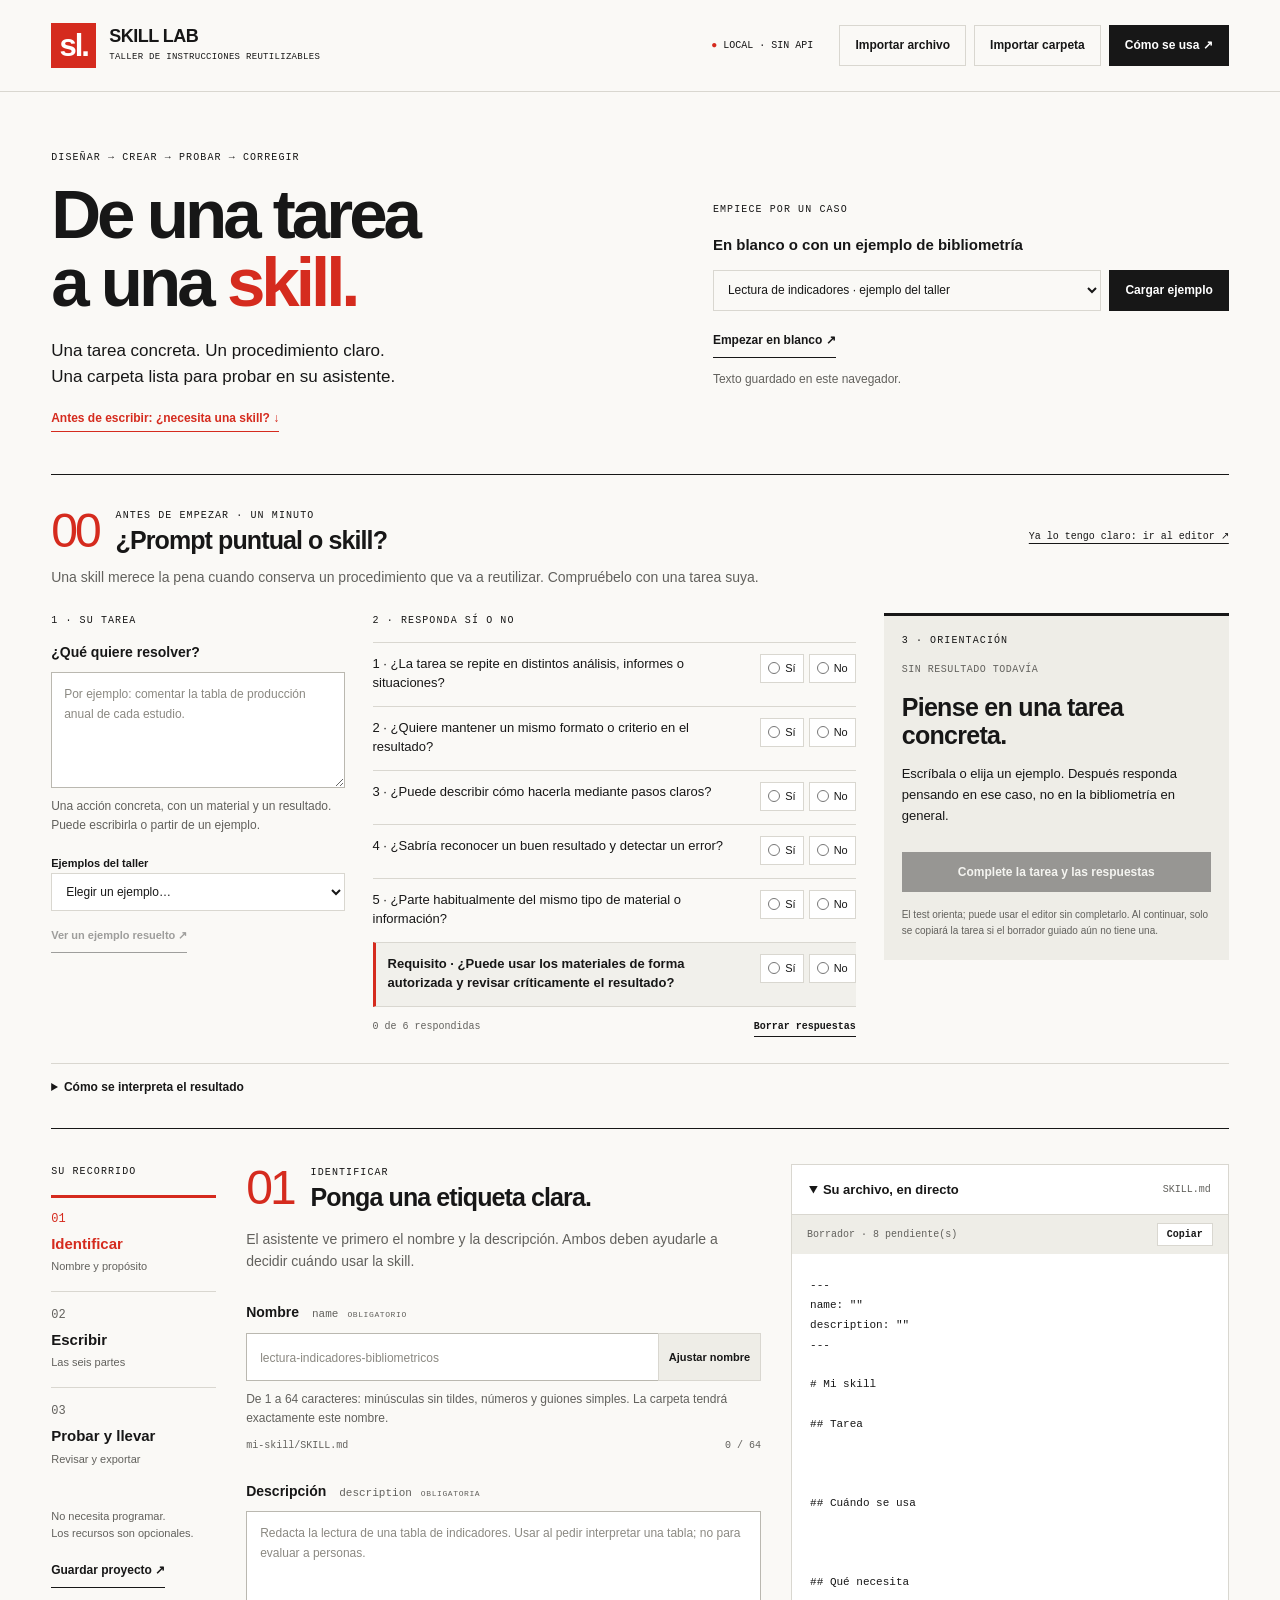
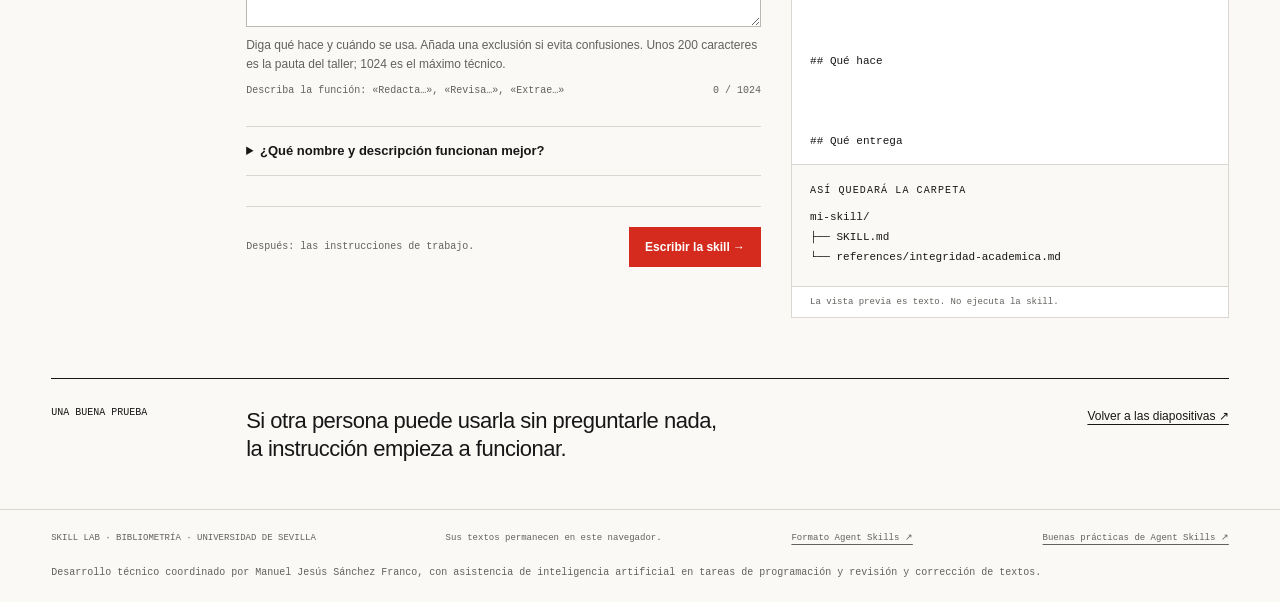
<file: index.html>
<!doctype html>
<html lang="es">
<head>
  <meta charset="utf-8">
  <meta name="viewport" content="width=device-width,initial-scale=1">
  <meta name="description" content="Editor guiado de skills: redacte, compruebe y descargue una carpeta SKILL.md. Local, sin cuenta y sin API.">
  <meta http-equiv="Content-Security-Policy" content="default-src 'none'; script-src 'self'; style-src 'self'; img-src 'self' data:; connect-src 'none'; object-src 'none'; base-uri 'none'; form-action 'none'">
  <title>Skill Lab · De una tarea a una skill</title>
  <link rel="stylesheet" href="skill-lab.css">
  <script defer src="vendor/js-yaml.min.js"></script>
  <script defer src="skill-integrity.js"></script>
  <script defer src="skill-core.js"></script>
  <script defer src="skill-fit.js"></script>
  <script defer src="skill-examples.js"></script>
  <script defer src="skill-lab.js"></script>
</head>
<body>
  <a class="skip" href="#editor">Ir al editor</a>
  <header class="masthead">
    <a class="brand" href="index.html" aria-label="Skill Lab, inicio"><span class="brand-mark">sl.</span><span>SKILL LAB<span class="brand-sub">TALLER DE INSTRUCCIONES REUTILIZABLES</span></span></a>
    <div class="header-actions"><span class="local-label"><span aria-hidden="true">●</span> LOCAL · SIN API</span><button id="import-btn">Importar archivo</button><button id="import-folder-btn">Importar carpeta</button><button id="help-btn" class="dark">Cómo se usa ↗</button></div>
    <input id="import-file" type="file" accept=".md,.json" hidden>
    <input id="import-folder" type="file" webkitdirectory multiple hidden>
  </header>
  <main>
    <section class="intro" aria-labelledby="page-title">
      <div><p class="eyebrow">DISEÑAR → CREAR → PROBAR → CORREGIR</p><h1 id="page-title">De una tarea<br>a una <span>skill.</span></h1><p class="lead">Una tarea concreta. Un procedimiento claro.<br>Una carpeta lista para probar en su asistente.</p><a class="fit-intro-link" href="#fit-test">Antes de escribir: ¿necesita una skill? ↓</a></div>
      <div class="start-panel"><p class="eyebrow">EMPIECE POR UN CASO</p><label for="example-select">En blanco o con un ejemplo de bibliometría</label><div class="example-line"><select id="example-select"><option value="indicators">Lectura de indicadores · ejemplo del taller</option><option value="bibliometric-analysis-basic">Análisis bibliométrico básico</option><option value="bibliometric-analysis-advanced">Análisis bibliométrico avanzado</option><option value="bibliometria-paper">Redacción con una entrega de bibliolab</option><option value="bibliometria-review">Revisión de un borrador de bibliolab</option></select><button id="example-btn" class="dark">Cargar ejemplo</button></div><button id="new-btn" class="text-button">Empezar en blanco ↗</button><p id="draft-status" class="small" role="status">El borrador de texto se guarda en este navegador.</p></div>
    </section>
    <section class="fit-test" id="fit-test" aria-labelledby="fit-title">
      <div class="fit-heading"><div class="section-head"><span class="section-num">00</span><div><p class="eyebrow">ANTES DE EMPEZAR · UN MINUTO</p><h2 id="fit-title">¿Prompt puntual o skill?</h2></div></div><a href="#editor" class="fit-skip">Ya lo tengo claro: ir al editor ↗</a></div>
      <p class="section-intro">Una skill merece la pena cuando conserva un procedimiento que va a reutilizar. Compruébelo con una tarea suya.</p>
      <div class="fit-grid">
        <div class="fit-task"><p class="eyebrow">1 · SU TAREA</p><label for="fit-task">¿Qué quiere resolver?</label><textarea id="fit-task" rows="4" maxlength="1000" placeholder="Por ejemplo: comentar la tabla de producción anual de cada estudio." aria-describedby="fit-task-help"></textarea><p id="fit-task-help" class="hint">Una acción concreta, con un material y un resultado. Puede escribirla o partir de un ejemplo.</p><label for="fit-example-select" class="small">Ejemplos del taller</label><select id="fit-example-select"><option value="">Elegir un ejemplo…</option><option value="translate">Traducir un resumen una sola vez</option><option value="methods">Redactar el método de cada estudio</option><option value="titles">Proponer títulos para un artículo</option><option value="indicators">Leer tablas de producción anual</option><option value="explain">Explicar un indicador cuando lo pidan</option><option value="merit">Ordenar candidatos solo por sus citas</option></select><button id="fit-solve-btn" class="text-button" disabled>Ver un ejemplo resuelto ↗</button><p id="fit-example-note" class="hint" hidden></p></div>
        <div class="fit-questions"><p class="eyebrow">2 · RESPONDA SÍ O NO</p><div id="fit-question-list"></div><div class="fit-progress"><span id="fit-progress" role="status">0 de 6 respondidas</span><button id="fit-reset-btn" class="text-button">Borrar respuestas</button></div></div>
        <section class="fit-result" aria-labelledby="fit-result-title" data-result="pending"><p class="eyebrow">3 · ORIENTACIÓN</p><p id="fit-score" class="fit-score">SIN RESULTADO TODAVÍA</p><div aria-live="polite" aria-atomic="true"><h3 id="fit-result-title">Piense en una tarea concreta.</h3><p id="fit-result-summary">Escríbala o elija un ejemplo. Después responda pensando en ese caso.</p><ul id="fit-result-reasons"></ul></div><button id="fit-next-btn" class="dark" disabled>Conteste las seis preguntas</button><p class="hint">El test orienta; puede usar el editor sin completarlo. Al continuar, solo se copiará la tarea si el borrador guiado aún no tiene una.</p></section>
      </div>
      <details class="fit-rules"><summary>Cómo se interpreta el resultado</summary><p>Se cuentan los «sí» de las cinco primeras preguntas: <strong>4–5</strong>, candidata a skill; <strong>2–3</strong>, acotar la tarea; <strong>0–1</strong>, un prompt puede bastar. La sexta pregunta es un requisito independiente: si responde «no», revise el uso autorizado y la supervisión antes de avanzar con ese caso.</p><p>Es una orientación docente adaptada de las diapositivas, no un requisito técnico del formato ni una evaluación legal o científica.</p><a href="SKILLS_bibliometria_v2.html#9">Ver el ejercicio en las diapositivas ↗</a></details>
    </section>
    <div class="workspace" id="editor">
      <nav class="steps" aria-label="Pasos del editor"><p class="eyebrow">SU RECORRIDO</p><button class="step active" data-step="1" aria-current="step"><span>01</span><strong>Identificar</strong><small>Nombre y propósito</small></button><button class="step" data-step="2"><span>02</span><strong>Escribir</strong><small>Las seis partes</small></button><button class="step" data-step="3"><span>03</span><strong>Probar y llevar</strong><small>Revisar y exportar</small></button><p class="nav-note">No necesita programar.<br>Los recursos son opcionales.</p><button id="save-project" class="text-button">Guardar proyecto ↗</button></nav>
      <div class="form-column">
        <section id="step-1" class="panel" aria-labelledby="heading-1">
          <div class="section-head"><span class="section-num">01</span><div><p class="eyebrow">IDENTIFICAR</p><h2 id="heading-1" tabindex="-1">Ponga una etiqueta clara.</h2></div></div>
          <p class="section-intro">El asistente ve primero el nombre y la descripción. Ambos deben ayudarle a decidir cuándo usar la skill.</p>
          <div class="field"><label for="name">Nombre <code>name</code><span class="required">OBLIGATORIO</span></label><div class="input-action"><input id="name" maxlength="150" placeholder="lectura-indicadores-bibliometricos" autocomplete="off" spellcheck="false" aria-describedby="name-help"><button id="normalize-btn">Ajustar nombre</button></div><p id="name-help" class="hint">De 1 a 64 caracteres: minúsculas sin tildes, números y guiones simples. La carpeta tendrá exactamente este nombre.</p><div class="field-meta"><code id="folder-hint">mi-skill/SKILL.md</code><span id="name-count">0 / 64</span></div></div>
          <div class="field"><label for="description">Descripción <code>description</code><span class="required">OBLIGATORIA</span></label><textarea id="description" rows="4" placeholder="Redacta la lectura de una tabla de indicadores. Usar al pedir interpretar una tabla; no para evaluar a personas." aria-describedby="description-help"></textarea><p id="description-help" class="hint">Diga qué hace y cuándo se usa. Añada una exclusión si evita confusiones. Unos 200 caracteres es la pauta del taller; 1024 es el máximo técnico.</p><div class="field-meta"><span>Describa la función: «Redacta…», «Revisa…», «Extrae…»</span><span id="description-count">0 / 1024</span></div></div>
          <details class="help-inline"><summary>¿Qué nombre y descripción funcionan mejor?</summary><p><strong>Concreto:</strong> <code>lectura-indicadores</code>. <strong>Demasiado amplio:</strong> <code>ayuda</code>. El nombre identifica la tarea; la descripción explica cuándo corresponde. Los disparadores se escriben en la descripción: no son otro campo YAML.</p><p>Evite «claude» y «anthropic» si va a usar esa plataforma. No use nombres reservados del sistema, como <code>con</code> o <code>nul</code>.</p></details>
          <div class="step-actions"><span>Después: las instrucciones de trabajo.</span><button class="red" data-goto="2">Escribir la skill →</button></div>
        </section>
        <section id="step-2" class="panel" hidden aria-labelledby="heading-2">
          <div class="section-head"><span class="section-num">02</span><div><p class="eyebrow">ESCRIBIR</p><h2 id="heading-2" tabindex="-1">Seis preguntas. Una tarea.</h2></div></div>
          <p class="section-intro">Siga la estructura de las diapositivas. Escriba solo lo que cambia cómo se hace el trabajo; no hace falta llenar páginas.</p>
          <div class="mode-line"><span id="mode-label">Recorrido guiado</span><button id="mode-btn">Usar edición libre</button></div>
          <div id="guided-fields">
            <div class="field"><label for="title">Título legible <span class="optional">OPCIONAL</span></label><input id="title" placeholder="Lectura de una tabla de indicadores"><p class="hint">Puede llevar espacios y tildes. No cambia el nombre de la carpeta.</p></div>
            <div class="field"><label for="task"><span class="part-index">1</span> Tarea</label><textarea id="task" rows="3" placeholder="Redactar la lectura de una tabla de indicadores bibliométricos."></textarea><p class="hint">Un resultado concreto: qué resuelve esta skill.</p></div>
            <div class="field"><label for="when"><span class="part-index">2</span> Cuándo se usa</label><textarea id="when" rows="3" placeholder="Cuando se aporta una tabla y se pide interpretarla. No para explicar causas ni evaluar a personas."></textarea><p class="hint">Situaciones que encajan y, si hace falta, las que quedan fuera.</p></div>
            <div class="field"><label for="needs"><span class="part-index">3</span> Qué necesita</label><textarea id="needs" rows="4" placeholder="La tabla, base de datos, periodo y fecha de descarga. Si falta algo imprescindible, pedirlo antes de interpretar."></textarea><p class="hint">Entradas mínimas. Si falta lo que sostiene el resultado, pregunte; si falta un detalle, señálelo como pendiente.</p></div>
            <div class="field"><label for="workflow"><span class="part-index">4</span> Qué hace</label><textarea id="workflow" rows="7" placeholder="1. Comprobar qué mide cada columna.&#10;2. Elegir hasta tres cifras clave.&#10;3. Describir lo observado.&#10;4. Señalar límites y comprobar cada cifra."></textarea><p class="hint">Acciones observables, en el orden útil. Entre tres y siete pasos es una orientación docente, no un requisito del formato.</p></div>
            <div class="field"><label for="output"><span class="part-index">5</span> Qué entrega</label><textarea id="output" rows="4" placeholder="Tres apartados: qué muestra, cifras clave y límites. Cada cifra remite a su fila y columna."></textarea><p class="hint">Formato, contenido y criterio para reconocer un resultado correcto.</p></div>
            <div class="field"><label for="limits"><span class="part-index">6</span> Qué no debe hacer</label><textarea id="limits" rows="4" placeholder="No inventar cifras ni afirmar causas. No convertir citas en juicios de calidad o mérito."></textarea><p class="hint">Solo límites que eviten un error concreto. No añada prohibiciones arbitrarias.</p></div>
          </div>
          <div id="free-fields" hidden><label for="free-body">Instrucciones en Markdown</label><p class="hint">Edición libre para skills existentes. Se conservan el cuerpo completo y los campos adicionales de la cabecera al importar.</p><textarea id="free-body" rows="24" spellcheck="false"></textarea></div>
          <div class="step-actions"><button data-goto="1">← Identificar</button><button class="red" data-goto="3">Revisar y exportar →</button></div>
        </section>
        <section id="step-3" class="panel" hidden aria-labelledby="heading-3">
          <div class="section-head"><span class="section-num">03</span><div><p class="eyebrow">PROBAR Y LLEVAR</p><h2 id="heading-3" tabindex="-1">Compruebe lo que espera.</h2></div></div>
          <p class="section-intro">El editor comprueba el archivo y su carpeta. Para comprobar el comportamiento, use la skill en su asistente y registre lo observado.</p>
          <details class="resource-panel"><summary>Recursos de apoyo <span class="optional">OPCIONALES</span></summary><p class="hint"><code>references/</code>: textos que se consultan. <code>scripts/</code>: código que se ejecuta. <code>assets/</code>: plantillas y materiales de salida. Añada solo lo necesario; el editor no ejecuta estos archivos.</p><div class="resource-add"><label for="resource-kind" class="sr-only">Carpeta del recurso</label><select id="resource-kind"><option value="references">references · documentación</option><option value="assets">assets · plantillas</option><option value="scripts">scripts · código</option></select><button id="resource-add-btn">Añadir archivos</button></div><input id="resource-files" type="file" multiple hidden><ul id="resource-list" class="resource-list"></ul><p class="hint">Hasta 100 archivos y 20 MB en este editor. Enlace los recursos desde las instrucciones e indique cuándo consultarlos. Al reabrir el navegador deberá volver a adjuntarlos; «Guardar proyecto» sí los conserva.</p></details>
          <details class="test-panel"><summary>Tres pruebas de uso <span class="optional">RECOMENDADAS</span></summary><p class="hint">Una petición normal, otra incompleta y otra fuera de propósito. Anote lo que realmente ocurre. Si pega las instrucciones en un chat, comprueba su utilidad; la activación automática solo puede probarse con la skill instalada.</p><div id="test-fields"></div></details>
          <section class="review-panel" aria-labelledby="review-title"><h3 id="review-title">Antes de exportar</h3><p id="validation-summary" role="status"></p><ul id="validation-list"></ul><p class="hint">Cada skill exportada incluye un aviso de integridad en SKILL.md y un documento de apoyo en references/integridad-academica.md. Contempla la Ley de IA de la UE según el uso; no es un certificado de cumplimiento. Estas comprobaciones no certifican la calidad del contenido ni la compatibilidad con todos los productos. Revise sus datos y pruebe la skill en el entorno de destino.</p></section>
          <div class="export-panel"><h3>Lleve su skill</h3><p>El ZIP contiene una carpeta con el mismo nombre que <code>name</code> y, dentro, <code>SKILL.md</code> y los recursos añadidos. No se instala automáticamente.</p><div class="export-actions"><button id="zip-btn" class="red" disabled>Descargar carpeta ZIP ↓</button><button id="folder-btn" disabled>Crear carpeta en mi equipo</button></div><p id="folder-support" class="hint"></p><button id="md-btn" class="text-button" disabled>Descargar solo SKILL.md ↗</button><p class="hint">Si descarga solo el Markdown, los recursos adjuntos no viajan con él. Use el ZIP para compartir una skill completa.</p></div>
          <div class="step-actions"><button data-goto="2">← Volver a escribir</button><span>Pruebe → observe → cambie lo mínimo.</span></div>
        </section>
      </div>
      <aside class="preview-column" aria-label="Vista previa"><details class="preview-details" open><summary>Su archivo, en directo <span>SKILL.md</span></summary><div class="preview-toolbar"><span id="structure-status">Borrador por completar</span><button id="copy-btn">Copiar</button></div><pre id="preview" tabindex="0" aria-label="Contenido generado de SKILL.md"></pre><div class="tree-panel"><p class="eyebrow">ASÍ QUEDARÁ LA CARPETA</p><pre id="tree"></pre></div><p class="preview-foot">La vista previa es texto. No ejecuta la skill.</p></details></aside>
    </div>
    <section class="closing-note"><span class="small-label">UNA BUENA PRUEBA</span><p>Si otra persona puede usarla sin preguntarle nada,<br>la instrucción empieza a funcionar.</p><a href="SKILLS_bibliometria_v2.html" id="slides-link">Volver a las diapositivas ↗</a></section>
  </main>
  <footer><span>SKILL LAB · BIBLIOMETRÍA · UNIVERSIDAD DE SEVILLA</span><span>Sus textos permanecen en este navegador.</span><a href="https://agentskills.io/specification" target="_blank" rel="noopener noreferrer">Formato Agent Skills ↗</a><a href="https://platform.claude.com/docs/en/agents-and-tools/agent-skills/best-practices" target="_blank" rel="noopener noreferrer">Buenas prácticas de Agent Skills ↗</a><small class="development-credit">Desarrollo técnico coordinado por Manuel Jesús Sánchez Franco, con asistencia de inteligencia artificial en tareas de programación y revisión y corrección de textos.</small></footer>
  <dialog id="help-dialog" aria-labelledby="help-title"><div class="dialog-head"><p class="eyebrow">GUÍA RÁPIDA</p><button id="close-help" aria-label="Cerrar ayuda">Cerrar ×</button></div><h2 id="help-title">Un archivo. Una carpeta.<br>Una prueba real.</h2><p>Antes de escribir, puede completar «¿Prompt puntual o skill?»: una tarea, seis preguntas y una orientación explicada. Es opcional y no bloquea el editor.</p><ol class="help-steps"><li><strong>Identifique.</strong> Dé un nombre válido y una descripción concreta.</li><li><strong>Escriba.</strong> Responda a las seis preguntas del taller; puede cargar un ejemplo y adaptarlo.</li><li><strong>Revise.</strong> Resuelva los pendientes del archivo y añada recursos solo si hacen falta.</li><li><strong>Exporte.</strong> Descargue el ZIP y extráigalo, o cree una carpeta desde un navegador compatible.</li><li><strong>Pruebe.</strong> Instale la carpeta según las instrucciones del asistente de destino. Compruebe un caso normal, uno incompleto y otro ajeno a la tarea.</li></ol><p>El editor no usa IA, no requiere claves y funciona sin conexión. No ejecuta los scripts adjuntos. «Guardar proyecto» conserva campos, recursos y pruebas en un JSON que puede importar después.</p><p>El guardado automático conserva solo texto y observaciones en este navegador; no los recursos. Puede bloquearse en modo privado o por ajustes del navegador. Evite datos confidenciales en ejemplos.</p><p>El máximo del nombre es 64 caracteres y el de la descripción 1024. Unos 200 caracteres y menos de 500 líneas son pautas de concisión, no condiciones universales. Las seis partes y los tres casos proceden del taller.</p><div class="sources"><a href="https://agentskills.io/specification" target="_blank" rel="noopener noreferrer">Especificación abierta ↗</a><a href="https://platform.claude.com/docs/en/agents-and-tools/agent-skills/best-practices" target="_blank" rel="noopener noreferrer">Buenas prácticas de Claude ↗</a><a href="https://developers.openai.com/plugins/build/skills" target="_blank" rel="noopener noreferrer">Skills en OpenAI ↗</a></div></dialog>
  <div id="toast" role="status" aria-live="polite" hidden></div>
</body>
</html>
</file>
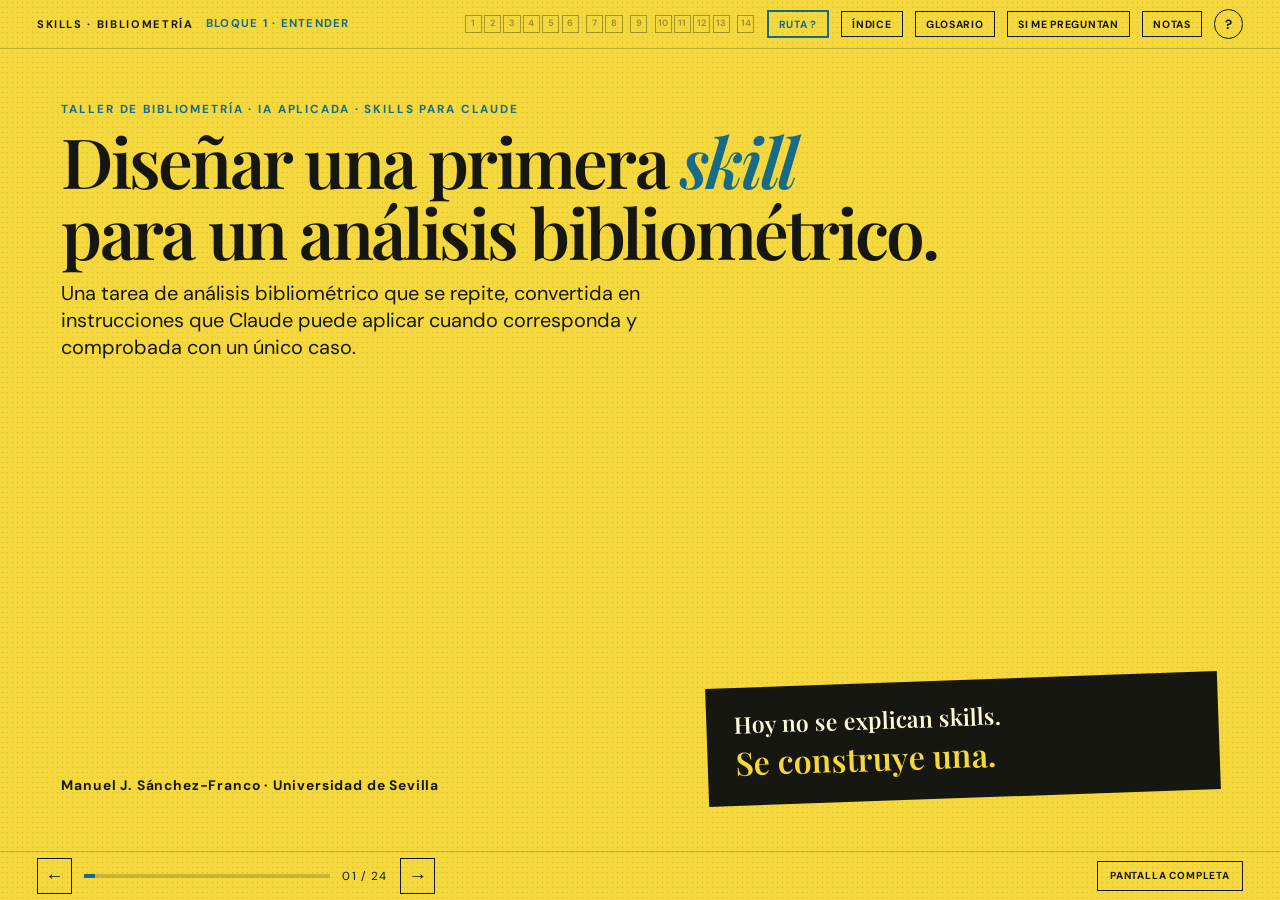
<file: SKILLS_bibliometria_v2.html>
<!doctype html>
<html lang="es">
<head>
<meta charset="utf-8">
<meta name="viewport" content="width=device-width, initial-scale=1">
<meta name="theme-color" content="#f4d83d">
<meta name="description" content="Sesión práctica para quien se forma en bibliometría: decidir si una tarea de análisis bibliométrico merece una skill de Claude, diseñarla, crearla y probarla con un único caso.">
<meta name="author" content="Manuel J. Sánchez-Franco · Universidad de Sevilla">
<meta name="last-modified" content="2026-10-20">
<title>Skills para Claude · Bibliometría</title>
<style>
@font-face {
  font-family: 'DM Sans';
  font-style: normal;
  font-weight: 400 700;
  font-display: swap;
  src: url([data-uri]) format('woff2');
  unicode-range: U+0000-00FF, U+0131, U+0152-0153, U+02BB-02BC, U+02C6, U+02DA, U+02DC, U+0304, U+0308, U+0329, U+2000-206F, U+20AC, U+2122, U+2191, U+2193, U+2212, U+2215, U+FEFF, U+FFFD;
}

@font-face {
  font-family: 'Playfair Display';
  font-style: italic;
  font-weight: 600;
  font-display: swap;
  src: url([data-uri]) format('woff2');
  unicode-range: U+0000-00FF, U+0131, U+0152-0153, U+02BB-02BC, U+02C6, U+02DA, U+02DC, U+0304, U+0308, U+0329, U+2000-206F, U+20AC, U+2122, U+2191, U+2193, U+2212, U+2215, U+FEFF, U+FFFD;
}

@font-face {
  font-family: 'Playfair Display';
  font-style: normal;
  font-weight: 600;
  font-display: swap;
  src: url([data-uri]) format('woff2');
  unicode-range: U+0000-00FF, U+0131, U+0152-0153, U+02BB-02BC, U+02C6, U+02DA, U+02DC, U+0304, U+0308, U+0329, U+2000-206F, U+20AC, U+2122, U+2191, U+2193, U+2212, U+2215, U+FEFF, U+FFFD;
}


:root{--yellow:#f4d83d;--ink:#171712;--blue:#176b87;--cream:#fff9dc;--orange:#e96f35;--line:rgba(23,23,18,.22);--mint:#cceae5;--paper:#fffdf0;--ph:#ffd9c7}
*{box-sizing:border-box}
[hidden]{display:none!important}
html{font-size:clamp(13px,min(1.2vw,2.12vh),26px)}
html,body{height:100%;margin:0;overflow:hidden;background:#111;color:var(--ink);font-family:"DM Sans",Arial,sans-serif}
body{font-size:1.05rem;line-height:1.4}
a{color:var(--blue);font-weight:700;text-underline-offset:.2em}
a:hover{color:var(--ink)}
:focus-visible{outline:3px solid var(--orange);outline-offset:2px}
.deck{position:relative;display:grid;width:100vw;height:100vh;height:100dvh;grid-template-rows:3.2rem 1fr 3.2rem;background:var(--yellow)}
.deck:before{position:absolute;inset:0;pointer-events:none;content:"";opacity:.22;background-image:radial-gradient(#6d5e00 .55px,transparent .7px);background-size:5px 5px}
.topbar,footer{position:relative;z-index:5;display:flex;align-items:center;padding:0 2.4rem;border-color:var(--line);gap:.8rem}
.topbar{border-bottom:1px solid var(--line)}
.brand{font:700 .72rem/1 "DM Sans";letter-spacing:.15em;white-space:nowrap}
.phase{font-size:.74rem;letter-spacing:.11em;font-weight:700;color:var(--blue);white-space:nowrap;overflow:hidden;text-overflow:ellipsis;min-width:0}
.track{display:flex;gap:.22rem;margin-left:auto;align-items:center}
.track i{display:grid;place-items:center;width:1.3rem;height:1.3rem;border:1.5px solid var(--ink);font:700 .66rem/1 "DM Sans";font-style:normal;opacity:.35}
.track i.on{opacity:1;background:var(--ink);color:var(--yellow)}
.tb-btn,.nav-btn,.fullscreen,.dialog-close,.icon-btn{border:1px solid var(--ink);background:transparent;color:inherit;cursor:pointer;font-family:inherit}
.tb-btn{padding:.35rem .65rem;font:700 .68rem "DM Sans";letter-spacing:.07em;white-space:nowrap}
.tb-btn:hover,.tb-btn.on{background:var(--ink);color:var(--yellow)}
.tb-btn.rt{border-width:2px;border-color:var(--blue);color:var(--blue)}
.tb-btn.rt:hover{background:var(--blue);color:#fff}
.icon-btn{width:1.9rem;height:1.9rem;border-radius:50%;font-weight:700}
main{position:relative;z-index:2;min-height:0}

/* ---- slide layout: cabecera fija + cuerpo que se ajusta a la altura ---- */
.slide{display:none;height:100%;padding:1.3rem 4rem 1rem;overflow:auto;flex-direction:column;animation:enter .3s ease both}
.slide.active{display:flex}
.hd{flex:none}
.bd{flex:1 1 auto;min-height:0;display:flex;flex-direction:column;justify-content:center;padding-top:.5rem}
.fit{width:100%;min-width:0}
.eyebrow{margin-bottom:.5rem;color:var(--blue);font-size:.76rem;font-weight:700;letter-spacing:.16em;text-transform:uppercase;display:flex;gap:.6rem;align-items:center;flex-wrap:wrap}
h1,h2,h3{font-family:"Playfair Display",Georgia,serif;font-weight:600}
h1,h2{max-width:74rem;margin:0;letter-spacing:-.04em;line-height:1.02}
h1{font-size:4.5rem}
h2{font-size:2.3rem}
h1 em,h2 em{color:var(--blue);font-style:italic}
h3{margin:0 0 .35rem;font-size:1.3rem;line-height:1.15;letter-spacing:-.02em}
p{margin:0 0 .6rem}
.lead{max-width:60rem;font-size:1.3rem;line-height:1.35;margin-top:.9rem}
.mt{margin-top:1rem}.mt0{margin-top:.5rem}.mb0{margin-bottom:0}
.small{font-size:.9rem}
.src{margin:.8rem 0 0;font-size:.82rem;opacity:.88;max-width:80rem}
kbd{padding:.1rem .45rem;border-radius:3px;background:var(--ink);color:#fff;font-size:.85em}
code{padding:.05rem .35rem;background:var(--mint);font:.88em "Courier New",Consolas,monospace}

/* etiquetas */
.tag{display:inline-block;padding:.12rem .55rem;background:var(--ink);color:var(--yellow);font-size:.64rem;font-weight:700;letter-spacing:.08em;white-space:nowrap;vertical-align:middle}
.tag.ok{background:var(--blue);color:#fff}
.tag.did{background:var(--orange);color:#fff}
.tag.ref{background:var(--mint);color:var(--ink);border:1px solid var(--ink)}
.tag.ej{background:var(--yellow);color:var(--ink);border:2px solid var(--ink)}
.tag.kind{background:transparent;color:var(--ink);border:1.5px solid var(--ink);opacity:.7}
.tags{display:flex;gap:.45rem;flex-wrap:wrap;margin:.8rem 0 0;align-items:center}

/* portada */
.slide.cover{padding-top:3.4rem}
.cover .lead{max-width:44rem}
.cover-visual{position:absolute;right:4rem;bottom:3.4rem;width:min(34rem,40vw);padding:1.5rem 1.8rem;transform:rotate(-2deg);background:var(--ink);color:var(--cream);font:600 1.5rem/1.25 "Playfair Display",Georgia,serif}
.cover-visual b{display:block;color:var(--yellow);font-size:1.4em;margin-top:.2rem}
.speaker{position:absolute;bottom:1.6rem;left:4rem;font-size:.9rem;opacity:.75;margin:0}
.byline{position:absolute;bottom:3.6rem;left:4rem;font-size:.9rem;font-weight:700;letter-spacing:.06em;margin:0}

/* rejillas y tarjetas */
.g2,.g3,.g4{display:grid;gap:.9rem;margin-top:.9rem}
.g2{grid-template-columns:1fr 1fr}.g3{grid-template-columns:repeat(3,1fr)}.g4{grid-template-columns:repeat(4,1fr)}
.g2.tight,.g3.tight,.g4.tight{gap:.7rem}
.g2:first-child,.g3:first-child,.g4:first-child{margin-top:0}
.card{padding:.85rem 1.05rem;border:2px solid var(--ink);background:var(--cream)}
.card p{margin:0 0 .4rem;font-size:1.04rem;line-height:1.36}
.card p:last-child{margin-bottom:0}
.card ul,.card ol{margin:.2rem 0 0;padding-left:1.2rem;font-size:1.04rem;line-height:1.36}
.card li{margin-bottom:.22rem}
.card.dark{background:var(--ink);color:var(--cream);border-color:var(--ink)}
.card.dark .k{color:var(--yellow)}
.card.dark code{background:rgba(255,255,255,.14);color:var(--mint)}
.card.hi{box-shadow:.5rem .5rem 0 var(--blue)}
.card.orange{border-top:.42rem solid var(--orange)}
.card.blue{border-top:.42rem solid var(--blue)}
.k{display:block;margin-bottom:.3rem;color:var(--blue);font-size:.7rem;font-weight:700;letter-spacing:.12em;text-transform:uppercase}
.big{margin:0;font:600 1.6rem/1.25 "Playfair Display",Georgia,serif}
.split{display:grid;grid-template-columns:1.2fr .8fr;gap:1.6rem;align-items:start}
.takeaway,.callout{max-width:78rem;margin-top:.9rem;padding:.55rem 1.05rem;border-left:.4rem solid var(--blue);background:rgba(255,255,255,.45);font-size:1.04rem}
.callout.warn{border-left-color:var(--orange)}
.callout p{margin:0 0 .25rem}.callout p:last-child{margin:0}
.callout b.t{display:block;font-size:.7rem;letter-spacing:.12em;text-transform:uppercase;color:var(--blue);margin-bottom:.15rem}
.callout.warn b.t{color:var(--orange)}
.row{display:flex;gap:.6rem;flex-wrap:wrap;align-items:center;margin-top:.8rem}

/* ocho pasos */
.steps8{display:grid;grid-template-columns:repeat(4,1fr);gap:.7rem;margin-top:.9rem}
.step{display:flex;flex-direction:column;padding:.7rem .9rem;border:2px solid var(--ink);background:var(--cream)}
.step b.n{display:block;color:var(--blue);font:600 1.8rem/1 "Playfair Display",Georgia,serif}
.step b.t{display:block;margin:.2rem 0 .1rem;font-size:1.02rem}
.step p{margin:0;font-size:.94rem;line-height:1.3}
.step .exs{margin-top:auto;padding-top:.55rem;display:flex;gap:.3rem;flex-wrap:wrap}
.exb{padding:.22rem .6rem;border:2px solid var(--ink);background:var(--ink);color:var(--yellow);font:700 .74rem "DM Sans",Arial,sans-serif;letter-spacing:.05em;cursor:pointer}
.exb:hover{background:var(--blue);border-color:var(--blue);color:#fff}

/* tablas */
.tbl{width:100%;border-collapse:collapse;font-size:.98rem;line-height:1.33;background:rgba(255,253,240,.7)}
.tbl th{padding:.45rem .65rem;background:var(--ink);color:var(--yellow);font-size:.7rem;letter-spacing:.1em;text-align:left;text-transform:uppercase}
.tbl td{padding:.45rem .65rem;border:1px solid var(--ink);vertical-align:top}
.tbl td:first-child{font-weight:700;width:16%}
.tbl.plain td:first-child{font-weight:400;width:auto}
.tbl.c td{font-size:.92rem}
.tbl .no{color:var(--orange);font-weight:700}

/* pestañas */
.tabs{display:flex;gap:.4rem;flex-wrap:wrap;margin-bottom:.7rem}
.tab{padding:.45rem .85rem;border:2px solid var(--ink);background:transparent;font:700 .9rem "DM Sans",Arial,sans-serif;cursor:pointer;color:var(--ink)}
.tabs.sm{gap:.3rem}.tabs.sm .tab{padding:.4rem .55rem;font-size:.82rem}
.tab:hover{background:rgba(23,23,18,.1)}
.tab.on{background:var(--ink);color:var(--yellow)}
.panes{display:grid}
.pane{grid-area:1/1;visibility:hidden;pointer-events:none;min-width:0}
.pane.on{visibility:visible;pointer-events:auto}

/* archivo (SKILL.md) y prompts */
.file{border:2px solid var(--ink);background:var(--paper);box-shadow:.45rem .45rem 0 var(--blue)}
.file-h{display:flex;justify-content:space-between;align-items:center;gap:.8rem;padding:.35rem .8rem;background:var(--ink);color:var(--yellow);font:700 .76rem "Courier New",Consolas,monospace;letter-spacing:.04em}
.file-b{margin:0;padding:.75rem 1rem;font:.95rem/1.48 "Courier New",Consolas,monospace;white-space:pre-wrap;word-break:break-word}
.file-b .h{color:var(--blue);font-weight:700}
.file-b mark{background:var(--mint);padding:0 .15rem}
.prompt{border:2px solid var(--ink);background:var(--paper);box-shadow:.45rem .45rem 0 var(--blue);min-width:0}
.prompt-h{display:flex;justify-content:space-between;align-items:center;gap:.8rem;padding:.38rem .8rem;background:var(--ink);color:var(--yellow);font-size:.72rem;font-weight:700;letter-spacing:.1em;text-transform:uppercase}
.copy-btn{padding:.28rem .75rem;border:2px solid var(--yellow);background:var(--yellow);color:var(--ink);font:700 .72rem "DM Sans";letter-spacing:.06em;cursor:pointer;white-space:nowrap}
.copy-btn:hover{background:var(--cream)}
.copy-btn.dark{border-color:var(--ink);background:var(--ink);color:var(--yellow)}
.copy-btn.dark:hover{background:var(--blue);border-color:var(--blue);color:#fff}
.copy-btn.done{background:var(--mint)!important;border-color:var(--mint)!important;color:var(--ink)!important}
.prompt-b{margin:0;padding:.75rem 1rem;font:1rem/1.46 "DM Sans",Arial,sans-serif;white-space:pre-wrap;word-break:break-word}
.pcols{display:grid;grid-template-columns:1fr 1fr;gap:.9rem}
.ph{padding:0 .3rem;background:var(--ph);border-bottom:2px solid var(--orange);font-weight:700}
.ph.filled{background:var(--mint);border-bottom-color:var(--blue)}

/* ficha de ejercicio */
.band{display:grid;grid-template-columns:repeat(5,1fr);border:2px solid var(--ink);background:var(--cream);margin-bottom:.8rem}
.band div{padding:.5rem .7rem;border-left:1px solid var(--line);font-size:.92rem;line-height:1.3}
.band div:first-child{border-left:0}
.band b{display:block;margin-bottom:.15rem;font-size:.66rem;letter-spacing:.12em;text-transform:uppercase;color:var(--blue)}

/* botones de ampliación (modales) */
.more{display:inline-flex;gap:.4rem;align-items:center;padding:.32rem .75rem;border:2px dashed var(--ink);background:transparent;font:700 .8rem "DM Sans",Arial,sans-serif;cursor:pointer;color:var(--ink)}
.more:before{content:"+";font-weight:700;font-size:1.05em}
.more:hover{background:var(--ink);color:var(--yellow);border-style:solid}
.btn{display:inline-block;padding:.5rem .95rem;border:2px solid var(--ink);background:transparent;font:700 .95rem "DM Sans",Arial,sans-serif;cursor:pointer;color:var(--ink);text-align:left}
.btn.primary{background:var(--ink);color:var(--yellow)}
.btn.primary:hover{background:var(--blue);border-color:var(--blue);color:#fff}
.btn:hover{background:var(--ink);color:var(--yellow)}

/* ruta A / B */
.route-pick{display:grid;grid-template-columns:1fr 1fr;gap:1rem}
.rcard{display:block;text-align:left;padding:1rem 1.2rem;border:3px solid var(--ink);background:var(--cream);font:inherit;color:var(--ink);cursor:pointer}
.rcard h3{margin:.4rem 0 .35rem;font-size:1.5rem}
.rcard p{margin:0;font-size:1.04rem;line-height:1.38}
.rcard:hover{background:var(--paper)}
.rcard.sel{background:var(--ink);color:var(--cream);box-shadow:.5rem .5rem 0 var(--blue)}
.rcard.sel .tag{background:var(--yellow);color:var(--ink);border-color:var(--yellow)}
body[data-route="A"] .rb{display:none!important}
body[data-route="B"] .ra{display:none!important}

/* ejercicios de elección */
.opt{display:block;width:100%;text-align:left;padding:.6rem .85rem;border:2px solid var(--ink);background:var(--cream);font:500 .98rem/1.34 "DM Sans",Arial,sans-serif;cursor:pointer;margin-bottom:.45rem;color:var(--ink)}
.opt:hover{background:var(--ink);color:var(--yellow)}
.opt.right{background:var(--blue);color:#fff;border-color:var(--blue)}
.opt.wrong{background:var(--orange);color:#fff;border-color:var(--orange)}
.fb{min-height:3.6rem;padding:.5rem .9rem;border-left:.4rem solid var(--blue);background:rgba(255,255,255,.5);font-size:.98rem;line-height:1.36}
.cls-item{padding:.45rem 0;border-top:1px solid var(--ink)}
.cls-item p{margin:0 0 .35rem;font-size:1.02rem;line-height:1.36}
.opts{display:flex;gap:.4rem;flex-wrap:wrap}
.opts button{padding:.35rem .65rem;border:2px solid var(--ink);background:transparent;font:700 .84rem "DM Sans",Arial,sans-serif;cursor:pointer;color:var(--ink)}
.opts button:hover{background:var(--ink);color:var(--yellow)}
.opts button.right{border-color:var(--blue);background:var(--blue);color:#fff}
.opts button.wrong{border-color:var(--orange);background:var(--orange);color:#fff}
.cls-item .why{margin:.35rem 0 0;padding:.3rem .8rem;border-left:.35rem solid var(--blue);background:rgba(255,255,255,.55);font-size:.94rem;visibility:hidden}
.cls-item .why.on{visibility:visible}
.score{font:600 1.9rem "Playfair Display",Georgia,serif;color:var(--blue);margin-left:auto}

/* herramienta ¿prompt o skill? */
.tool{display:grid;grid-template-columns:.9fr 1.15fr 1fr;gap:.9rem;align-items:stretch}
.tcol{padding:.8rem .95rem;border:2px solid var(--ink);background:var(--cream);display:flex;flex-direction:column;min-width:0}
.chip{display:block;width:100%;text-align:left;padding:.42rem .65rem;margin-bottom:.35rem;border:2px solid var(--ink);background:transparent;font:600 .93rem/1.28 "DM Sans",Arial,sans-serif;cursor:pointer;color:var(--ink)}
.chip:hover{background:rgba(23,23,18,.1)}
.chip.on{background:var(--ink);color:var(--yellow)}
.tcol input[type=text],.fld input,.fld textarea{width:100%;padding:.42rem .6rem;border:2px solid var(--ink);background:var(--paper);font:500 .97rem "DM Sans",Arial,sans-serif;color:var(--ink)}
.q{display:grid;grid-template-columns:1fr auto;gap:.6rem;align-items:center;padding:.38rem 0;border-top:1px solid var(--line);font-size:.96rem;line-height:1.28}
.q.gate{border-top:2px solid var(--ink);margin-top:.15rem}
.seg{display:inline-flex;border:2px solid var(--ink)}
.seg button{padding:.25rem .7rem;border:0;background:transparent;font:700 .84rem "DM Sans",Arial,sans-serif;cursor:pointer;color:var(--ink)}
.seg button+button{border-left:2px solid var(--ink)}
.seg button.y{background:var(--blue);color:#fff}
.seg button.n{background:var(--orange);color:#fff}
.meter{position:relative;height:.85rem;margin:.9rem 0 .3rem;border:2px solid var(--ink);background:linear-gradient(to right,var(--orange),var(--yellow),var(--blue))}
.meter i{position:absolute;top:-.4rem;left:0;width:.45rem;height:1.6rem;background:var(--ink);transform:translateX(-50%);transition:left .3s}
.mlab{display:flex;justify-content:space-between;font-size:.72rem;font-weight:700;letter-spacing:.06em}
.vname{margin:.5rem 0 .2rem;font:600 1.7rem/1.05 "Playfair Display",Georgia,serif}
.vtxt{font-size:.98rem;line-height:1.36}

/* formulario de la ficha */
.fld{display:block;margin-bottom:.5rem}
.fld span{display:block;margin-bottom:.12rem;font-size:.7rem;font-weight:700;letter-spacing:.1em;text-transform:uppercase;color:var(--blue)}
.fld textarea{resize:none;line-height:1.3}
.idea{display:grid;grid-template-columns:1fr auto;gap:.5rem;align-items:center;padding:.4rem 0;border-top:1px solid var(--ink)}
.ideas{display:flex;flex-direction:column}.ideas .idea{flex:1}
.idea b{display:block;font-size:1rem}
.idea span{display:block;font-size:.88rem;line-height:1.3}
.idea .use{padding:.3rem .65rem;border:2px solid var(--ink);background:var(--ink);color:var(--yellow);font:700 .78rem "DM Sans";cursor:pointer;white-space:nowrap}
.idea .use:hover{background:var(--blue);border-color:var(--blue);color:#fff}
.toast{position:fixed;z-index:30;left:50%;bottom:4.6rem;transform:translateX(-50%);padding:.6rem 1.1rem;background:var(--ink);color:var(--yellow);font-weight:700;font-size:.95rem;box-shadow:.3rem .3rem 0 var(--blue);opacity:0;pointer-events:none;transition:opacity .25s}
.toast.on{opacity:1}

/* listas de comprobación */
.chk-list{display:grid;gap:.1rem 1.4rem;grid-template-columns:1fr 1fr}
.chk-list.one{grid-template-columns:1fr}
.chk-grp{grid-column:1/-1;margin:.4rem 0 .05rem;color:var(--blue);font-size:.7rem;font-weight:700;letter-spacing:.12em;text-transform:uppercase}
.chk{display:flex;gap:.55rem;align-items:flex-start;padding:.3rem 0;border-top:1px solid var(--line);font-size:.97rem;line-height:1.3;cursor:pointer}
.chk input{flex:none;width:1.1rem;height:1.1rem;margin-top:.08rem;accent-color:var(--blue)}
.chk-sum{display:flex;gap:.9rem;align-items:center;flex-wrap:wrap;margin-top:.6rem}
.chk-sum b.count{font:600 1.5rem "Playfair Display",Georgia,serif;color:var(--blue)}

/* registro de pruebas */
.logt{width:100%;border-collapse:collapse;font-size:.92rem}
.logt th{padding:.4rem .5rem;background:var(--ink);color:var(--yellow);font-size:.68rem;letter-spacing:.1em;text-align:left;text-transform:uppercase}
.logt td{padding:.3rem .5rem;border:1px solid var(--ink);vertical-align:middle;background:rgba(255,253,240,.7)}
.logt td:first-child{font-weight:700;width:26%;line-height:1.25}
.logt select{width:100%;padding:.25rem .3rem;border:2px solid var(--ink);background:var(--paper);font:600 .86rem "DM Sans",Arial,sans-serif;color:var(--ink)}
.logt select.s-ok{background:var(--blue);color:#fff}
.logt select.s-ko{background:var(--orange);color:#fff}
.logt input{width:100%;padding:.25rem .4rem;border:2px solid var(--ink);background:var(--paper);font:500 .88rem "DM Sans",Arial,sans-serif;color:var(--ink)}
.hints{margin:.6rem 0 0;padding:.5rem .9rem;border-left:.4rem solid var(--orange);background:rgba(255,255,255,.55);font-size:.95rem;line-height:1.34}
.hints ul{margin:.15rem 0 0;padding-left:1.15rem}

/* pie */
footer{border-top:1px solid var(--line)}
.nav-btn{width:2.3rem;height:2.3rem;font-size:1.2rem}
.nav-btn:hover{background:var(--ink);color:var(--yellow)}
.progress{flex:1;max-width:16rem;height:.3rem;background:rgba(23,23,18,.18)}
.progress div{height:100%;background:var(--blue);transition:width .25s}
.counter{font-size:.76rem;letter-spacing:.1em}
.fullscreen{margin-left:auto;padding:.5rem .8rem;font:700 .66rem "DM Sans";letter-spacing:.08em}

/* notas de quien imparte */
#notes{position:fixed;z-index:20;left:0;right:0;bottom:3.2rem;max-height:44vh;overflow:auto;padding:.8rem 4rem 1rem;background:var(--ink);color:var(--cream);border-top:4px solid var(--orange);box-shadow:0 -.6rem 1.6rem rgba(0,0,0,.35)}
#notes b.nt{display:block;margin-bottom:.4rem;color:var(--yellow);font-size:.72rem;letter-spacing:.14em;text-transform:uppercase}
#notes p{margin:0 0 .45rem;font-size:1rem;line-height:1.42;max-width:82rem}
#notes ul{margin:.2rem 0 .4rem;padding-left:1.2rem;font-size:1rem;line-height:1.42;max-width:82rem}
#notes b.k2{color:var(--yellow)}
#notes code{background:rgba(255,255,255,.14);color:var(--mint)}
aside.notes{display:none}

/* diálogos */
dialog{max-width:36rem;padding:1.5rem;border:3px solid var(--ink);background:var(--cream);color:var(--ink);box-shadow:.7rem .7rem 0 var(--blue);font-size:1rem}
dialog::backdrop{background:rgba(0,0,0,.65)}
dialog h3{margin:0 0 .7rem;font-size:1.8rem}
dialog h4{margin:.8rem 0 .25rem;color:var(--blue);font-size:.72rem;letter-spacing:.12em;text-transform:uppercase}
dialog p{margin:0 0 .5rem;line-height:1.42}
dialog ul,dialog ol{margin:.2rem 0 .5rem;padding-left:1.2rem;line-height:1.4}
dialog li{margin-bottom:.2rem}
.dialog-close{position:absolute;top:.7rem;right:.7rem;width:2rem;height:2rem;font-size:1.1rem}
.dialog-close:hover{background:var(--ink);color:#fff}
dialog.wide{width:min(72rem,94vw);max-width:none;max-height:90vh;overflow:auto}
dialog.dense{font-size:.92rem}
dialog.dense h3{font-size:1.6rem;margin-bottom:.5rem}
dialog.dense p,dialog.dense li{line-height:1.36}
dialog.dense .tbl{font-size:.9rem}
dialog.dense .card p,dialog.dense .card ul{font-size:.9rem;line-height:1.34}
dialog.dense .card p.small{font-size:.84rem}
dialog.dense .tree{font-size:.8rem;line-height:1.35;margin:0;padding:.4rem .7rem}
dialog .tbl{margin:.4rem 0 .6rem}
dialog .src{margin-top:.6rem}
.cols2{columns:2;column-gap:1.6rem}.cols3{columns:3;column-gap:1.4rem}
.cols2>*,.cols3>*{break-inside:avoid}
details{margin:.3rem 0;padding:.45rem .8rem;border:2px solid var(--ink);background:var(--paper)}
details summary{cursor:pointer;font-weight:700;line-height:1.3}
details[open] summary{margin-bottom:.35rem;color:var(--blue)}
details p{margin:0 0 .4rem;font-size:.97rem}
.idx{display:grid;grid-template-columns:1fr 1.1fr;gap:.4rem 2rem;align-items:start}
.idx button{display:flex;gap:.5rem;width:100%;margin:0;padding:.38rem .5rem;border:0;border-top:1px solid var(--line);background:transparent;font:1rem/1.25 "DM Sans",Arial,sans-serif;text-align:left;cursor:pointer;color:var(--ink)}
.idx button:hover{background:var(--ink);color:var(--yellow)}
.idx button b{min-width:1.6rem;color:var(--blue)}
.idx button:hover b{color:var(--yellow)}
.idx .grp{margin:.7rem 0 .1rem;color:var(--blue);font-size:.7rem;font-weight:700;letter-spacing:.12em;text-transform:uppercase}
dl.gl dt{margin-top:.55rem;font-weight:700;color:var(--blue);break-after:avoid;font-size:.95rem}
dl.gl dd{margin:.1rem 0 0;line-height:1.36;font-size:.9rem;break-inside:avoid}
.legend{display:grid;gap:.4rem}

@keyframes enter{from{opacity:0;transform:translateX(14px)}to{opacity:1;transform:none}}

@media(max-width:1000px){.track{display:none}.g4{grid-template-columns:1fr 1fr}.steps8{grid-template-columns:1fr 1fr}}
@media(max-width:900px){
  .g3,.tool,.pcols,.pcols2,.split,.route-pick,.idx{grid-template-columns:1fr}
  .pcol+.pcol{border-left:0;border-top:2px dashed var(--ink)}
  .band{grid-template-columns:1fr 1fr}
  .slide{padding:1.1rem 1.6rem 1rem}
  .cover-visual{right:1.6rem}.speaker,.byline{left:1.6rem}
  .chk-list{grid-template-columns:1fr}
  .cols2,.cols3{columns:1}
}
@media(max-width:760px){
  html{font-size:15px}
  .deck{grid-template-rows:3rem 1fr 3.4rem}
  h1{font-size:2.8rem}h2{font-size:1.8rem}
  .g2,.g4,.steps8,.band{grid-template-columns:1fr}
  .cover-visual{position:relative;right:auto;bottom:auto;width:100%;margin-top:1.4rem}
  .speaker,.byline{position:static;margin-top:.8rem}
  .brand,.phase,.fullscreen,.counter{display:none}
  .topbar,footer{padding:0 .7rem;gap:.4rem}
  .tb-btn{padding:.3rem .45rem;font-size:.62rem}
  .tbl{display:block;overflow-x:auto}
  #notes{padding:.8rem 1rem}
}
@media print{
  html,body{overflow:visible;background:#fff;height:auto}
  .deck{display:block;height:auto}
  .topbar,footer,#notes,dialog,.toast{display:none!important}
  .slide{display:flex!important;height:auto;min-height:100vh;padding:1.5rem 2rem;page-break-after:always;background:var(--yellow);overflow:visible}
  .fit{zoom:1!important}
}
@media(prefers-reduced-motion:reduce){*,*:before,*:after{animation:none!important;transition:none!important}}

/* mensajes de chat */
.msg{padding:.65rem .9rem;font-size:.98rem;line-height:1.38;min-width:0}
.msg.user{background:var(--ink);color:var(--cream)}
.msg.ai{border:2px solid var(--ink);background:var(--paper)}
.msg .who{display:block;margin-bottom:.2rem;font-size:.66rem;font-weight:700;letter-spacing:.12em;text-transform:uppercase;color:var(--yellow)}
.msg.ai .who{color:var(--blue)}
.msg p{margin:0 0 .35rem}.msg p:last-child{margin:0}
.msg ol,.msg ul{margin:.15rem 0 .25rem;padding-left:1.15rem}
.msg li{margin-bottom:.15rem}
.msg h4{margin:.45rem 0 .15rem;font-size:.68rem;letter-spacing:.12em;text-transform:uppercase;color:var(--blue)}
.msg h4:first-of-type{margin-top:.1rem}
.logt td small{display:block;margin-bottom:.2rem;font-size:.74rem;line-height:1.2;opacity:.85}

.pane>.split,.pane>.g3{height:100%;margin-top:0;align-items:stretch}
.file{display:flex;flex-direction:column}.file-b{flex:1}
.cls-item .why{display:none}
.cls .fb{margin-top:.6rem;min-height:3.4rem}

#dlgHelp{max-width:44rem}
#dlgGuide{font-size:.92rem}
#dlgGuide details p{font-size:.92rem}

.callout.sm p,.callout.sm li{font-size:.88rem;line-height:1.34}
.callout.sm ol{margin:.1rem 0 0;padding-left:1.15rem}
.msg .tbl{margin:.3rem 0;font-size:.86rem}
.msg .tbl td,.msg .tbl th{padding:.28rem .45rem}
.msg .tbl td:first-child{width:auto;font-weight:700}
.skel td:first-child{white-space:nowrap;width:1%;font-weight:700}
.skel td:first-child span{display:inline-grid;place-items:center;width:1.5rem;height:1.5rem;margin-right:.45rem;background:var(--ink);color:var(--yellow);font-size:.8rem}
.skel td{font-size:1rem;padding:.5rem .7rem}
.skel td:last-child{width:auto}

/* Revisión + rutas: las dos columnas ocupan la misma altura */
.split.even{align-items:stretch}
.split.even>.card{display:flex;flex-direction:column}
.split.even>.card .chk-wrap{flex:1;display:flex;flex-direction:column;justify-content:space-between}
[data-route-tabs]{display:flex;flex-direction:column}
[data-route-tabs] .panes{flex:1}
[data-route-tabs] .pane{display:flex;flex-direction:column}
[data-route-tabs] .pane>.card,[data-route-tabs] .pane>.prompt{flex:1}
[data-route-tabs] .pane>.callout{margin-top:.7rem}

/* ===== revisión del 24-09-2026 ===== */
.track{gap:.14rem}
.track i{width:1.12rem;height:1.12rem;font-size:.6rem}
.track i.sep{margin-left:.34rem}
.tag.stage{background:var(--mint);color:var(--ink);border:1.5px solid var(--ink);letter-spacing:.06em}

/* recorrido de catorce pasos */
.f1{--pc:var(--blue)}.f2{--pc:var(--orange)}.f3{--pc:#5b4a8a}.f4{--pc:#2e7d5b}.f5{--pc:var(--ink)}
.legend5{display:flex;gap:.25rem 1rem;flex-wrap:wrap;margin:.55rem 0 0;font-size:.76rem;font-weight:700;letter-spacing:.05em}
.legend5 span:before{content:"";display:inline-block;width:.75rem;height:.75rem;margin-right:.35rem;vertical-align:-.08rem;background:var(--pc)}
.route14{display:grid;grid-template-columns:repeat(7,1fr);gap:.5rem;margin-top:.55rem}
.st{display:flex;flex-direction:column;padding:.4rem .6rem .5rem;border:2px solid var(--ink);border-top:.4rem solid var(--pc);background:var(--cream);min-width:0}
.st b.n{display:block;font:600 1.3rem/1 "Playfair Display",Georgia,serif;color:var(--pc)}
.st b.t{display:block;margin:.1rem 0 .1rem;font-size:.95rem;line-height:1.15}
.st p{margin:0;font-size:.82rem;line-height:1.27}
.st .exs{margin-top:auto;padding-top:.4rem;display:flex;gap:.3rem;flex-wrap:wrap}
.st .exb{padding:.14rem .5rem;font-size:.7rem}
.lnk{padding:0;border:0;background:none;color:var(--blue);font:inherit;font-weight:700;text-decoration:underline;text-underline-offset:.2em;cursor:pointer}
.lnk:hover{color:var(--ink)}
#backBtn{margin-left:.4rem}
.back-hint{font-size:.72rem;letter-spacing:.06em;font-weight:700;opacity:.8}

/* tablas de preguntas y respuestas / repositorios */
.tbl.qa td:first-child{font-weight:700;width:23%}
.tbl.qa td{font-size:.94rem}
.tbl.repos td{font-size:.9rem;vertical-align:top}
.tbl.repos td:first-child{width:15%;font-weight:400}
.tbl.repos td:nth-child(2){width:24%;font-weight:700}
.tree{margin:.3rem 0 .45rem;padding:.5rem .8rem;border:2px solid var(--ink);background:var(--paper);font:.88rem/1.5 "Courier New",Consolas,monospace;white-space:pre;overflow:hidden}
.tree i{font-style:normal;opacity:.7;font-family:"DM Sans",Arial,sans-serif;font-size:.86em}
.closing{margin-top:.8rem;padding:.7rem 1.1rem;background:var(--ink);color:var(--cream);font:600 1.45rem/1.25 "Playfair Display",Georgia,serif}
.closing b{color:var(--yellow);font-weight:600}
.g4.tight.mini .card{padding:.55rem .75rem}
.g4.tight.mini .card p{font-size:.9rem;line-height:1.3}

/* Ejercicio 3: texto algo menor y campos que crecen con su contenido (sin barras de desplazamiento) */
#ej3 .fld textarea{font-size:.86rem;line-height:1.28;overflow:hidden;padding:.35rem .5rem}
#ej3 .fld span{font-size:.64rem}
#ej3 .idea>div>b{font-size:.94rem}
#ej3 .idea span{font-size:.8rem;line-height:1.26}
#ej3 .idea span b{font-size:inherit}
#ej3 .card p.small{font-size:.82rem}

/* guía de quien imparte: sin barra de desplazamiento */
#dlgGuide{font-size:.84rem}
#dlgGuide details p{font-size:.84rem}
#dlgGuide h4{margin:.55rem 0 .2rem}
#dlgGuide details{margin:.18rem 0;padding:.3rem .7rem}
#dlgGloss h3{font-size:1.5rem;margin-bottom:.4rem}
#dlgGloss dl.gl dt{margin-top:.4rem;font-size:.88rem}
#dlgGloss dl.gl dd{font-size:.82rem;line-height:1.32}
@media(max-width:1000px){.route14{grid-template-columns:repeat(4,1fr)}}
@media(max-width:760px){.route14{grid-template-columns:1fr 1fr}}

.resumen{margin:.8rem 0 0;font-size:1.05rem}
.resumen b{color:var(--blue);letter-spacing:.06em;text-transform:uppercase;font-size:.78rem}
.prompt.one{display:block}
.pcols2{display:grid;grid-template-columns:1fr 1fr}
.prompt.one .prompt-b{padding:.6rem .9rem;font-size:.96rem;line-height:1.38}
.pcol{min-width:0;display:flex;flex-direction:column}
.pcol+.pcol{border-left:2px dashed var(--ink)}
.part{display:flex;justify-content:space-between;align-items:center;gap:.6rem;padding:.2rem .8rem;background:var(--mint);border-bottom:2px solid var(--ink);font-size:.72rem;font-weight:700;letter-spacing:.06em;text-transform:uppercase}
.part .nx{opacity:.75;font-weight:600;letter-spacing:.04em;white-space:nowrap}
#ej3 .idea>div>b{display:block;font-size:.94rem;font-weight:700;line-height:1.3}
#ej3 .idea>div>span{display:block;font-size:.8rem;line-height:1.26}
#ej3 .idea>div>span b{display:inline;font-size:inherit;font-weight:700;line-height:inherit}

/* ===== revisión del 20-10-2026 · adaptación a bibliometría ===== */
#dlgGloss dl.gl.cols3{columns:4;column-gap:1.2rem}
#dlgGloss dl.gl dt{margin-top:.3rem}
#dlgGloss h3{font-size:1.3rem;margin-bottom:.2rem}
#dlgGloss dl.gl dd{line-height:1.28}
#m-anat .file-b{line-height:1.3}
@media(max-width:1000px){#dlgGloss dl.gl.cols3{columns:2}}
@media(max-width:700px){#dlgGloss dl.gl.cols3{columns:1}}

/* ===== v2 · diapositiva 04 en fases, jerarquía tipográfica y aire ===== */
.ruta5{margin-top:.9rem;border-top:2px solid var(--ink)}
.fase{display:grid;grid-template-columns:11rem 1fr;gap:0 1.5rem;padding:.85rem 0;border-bottom:1px solid var(--line);align-items:start}
.fase .lab{grid-row:1 / span 2;display:flex;flex-direction:column;gap:.15rem}
.fase .lab b{font:600 1.35rem/1.05 "Playfair Display",Georgia,serif;color:var(--pc)}
.fase .lab span{font-size:.7rem;font-weight:700;letter-spacing:.1em;text-transform:uppercase;opacity:.7}
.fase .stp{display:flex;flex-wrap:wrap;gap:.5rem 1.4rem;align-items:center}
.fase .s{display:inline-flex;align-items:center;gap:.5rem;font-size:1.02rem;font-weight:600;line-height:1.2}
.fase .s i{display:inline-block;min-width:1.7rem;padding:.14rem .25rem;background:var(--pc);color:#fff;font:700 .8rem/1.1 "DM Sans",Arial,sans-serif;text-align:center;font-style:normal}
.fase .s .exb,.fase .stp>.exb{padding:.1rem .45rem;font-size:.66rem}
.fase p.d{grid-column:2;margin:.35rem 0 0;font-size:.84rem;line-height:1.3;opacity:.8}
@media(max-width:760px){.fase{grid-template-columns:1fr}.fase .lab{grid-row:auto}.fase p.d{grid-column:1}}
.cp td:nth-child(1){width:19%}.cp td:nth-child(2){width:23%;font-style:italic;opacity:.85}.cp td:nth-child(3){width:58%}
.cp td{font-size:.95rem;line-height:1.35;padding:.42rem .7rem}
.msg.out h4{margin:.6rem 0 .1rem}
.msg.out h4:first-of-type{margin-top:.2rem}
.msg.out p.fin{margin-top:.7rem;padding-top:.5rem;border-top:1px solid var(--ink);font-weight:700}
.slide .callout,.slide .takeaway{font-size:.9rem}
.slide .callout p,.slide .callout li{font-size:.9rem;line-height:1.4}
.slide .callout.sm p,.slide .callout.sm li{font-size:.86rem}
.slide .src{font-size:.76rem;margin-top:.9rem}
.slide .tags .small,.slide .row .small{font-size:.8rem}
.slide .tag{font-size:.6rem}
.slide .more{font-size:.74rem;padding:.26rem .7rem}
.slide .row{margin-top:.9rem}
.slide .small{font-size:.86rem}
.slide[data-title="Qué es una skill"] .g2.tight{margin-top:1.5rem;gap:1.2rem}
.slide[data-title="Qué es una skill"] .g2 .callout p{font-size:.84rem;line-height:1.45}
.slide[data-title="Qué es una skill"] .card p{font-size:1.1rem}
.slide[data-title="Tu entorno: ruta A o ruta B"] .callout p,.slide[data-title="Tu entorno: ruta A o ruta B"] .callout li{font-size:.84rem}
.slide[data-title="¿Quién decide cuándo se usa una skill?"] .tbl.qa td{font-size:.9rem}
.slide[data-title="Instrucción puntual frente a skill"] .callout{margin-top:1.2rem}
</style>
</head>
<body data-route="">
<div class="deck" id="deck">
  <header class="topbar">
    <span class="brand">SKILLS · BIBLIOMETRÍA</span>
    <span class="phase" id="phaseLabel"></span>
    <div class="track" role="img" aria-label="Los catorce pasos del recorrido; los pasos de la diapositiva actual aparecen resaltados">
      <i data-s="1" title="1 · Necesidad real">1</i><i data-s="2" title="2 · La tarea">2</i><i data-s="3" title="3 · Cuándo se usa">3</i><i data-s="4" title="4 · Qué necesita">4</i><i data-s="5" title="5 · Qué hace y qué entrega">5</i><i data-s="6" title="6 · Qué no debe hacer">6</i><i data-s="7" class="sep" title="7 · Crear la skill">7</i><i data-s="8" title="8 · Revisar sus archivos">8</i><i data-s="9" class="sep" title="9 · Instalar">9</i><i data-s="10" class="sep" title="10 · Petición que la activa">10</i><i data-s="11" title="11 · Observar qué hace Claude">11</i><i data-s="12" title="12 · Petición incompleta">12</i><i data-s="13" title="13 · Fuera de propósito">13</i><i data-s="14" class="sep" title="14 · Comprobar y corregir">14</i>
    </div>
    <button class="tb-btn rt" id="routeBtn" title="Ruta de prueba: A instala la skill, B pega las instrucciones">RUTA ?</button>
    <button class="tb-btn" id="indexBtn" title="Índice (I)">ÍNDICE</button>
    <button class="tb-btn" id="glossBtn" title="Glosario (G)">GLOSARIO</button>
    <button class="tb-btn" id="guideBtn" title="Guía para quien imparte y preguntas frecuentes (P)">SI ME PREGUNTAN</button>
    <button class="tb-btn" id="notesBtn" aria-pressed="false" title="Notas para quien imparte (N)">NOTAS</button>
    <button class="icon-btn" id="helpBtn" aria-label="Ver ayuda" title="Ayuda (?)">?</button>
  </header>

  <main aria-live="polite">
<!-- ============ BLOQUE 1 · ENTENDER ============ -->
<section class="slide cover" data-block="1" data-kind="core" data-title="Portada">
  <div class="eyebrow">Taller de bibliometría · IA aplicada · Skills para Claude</div>
  <h1>Diseñar una primera <em>skill</em><br>para un análisis bibliométrico.</h1>
  <p class="lead">Una tarea de análisis bibliométrico que se repite, convertida en instrucciones que Claude puede aplicar cuando corresponda y comprobada con un único caso.</p>
  <p class="byline">Manuel J. Sánchez-Franco · Universidad de Sevilla</p>
  <div class="cover-visual" aria-hidden="true"><span>Hoy no se explican skills.</span><b>Se construye una.</b></div>
  <aside class="notes">
    <p><b class="k2">Cómo abrir.</b> «Hoy no vamos a estudiar skills: vamos a construir una para un análisis bibliométrico y a comprobar si funciona.» Nada más; no hace falta introducción teórica.</p>
    <p><b class="k2">Público.</b> Personas que se están formando ahora en bibliometría y que no necesitan saber de modelos de lenguaje, matemáticas ni estadística. No se presupone ningún conocimiento previo: la diapositiva «Bibliometría en un minuto» da lo mínimo y el botón GLOSARIO (tecla G) define cada término.</p>
    <p><b class="k2">Antes de empezar.</b> Abre Claude con tu cuenta y mira si aparece Skills (Customize › Skills). Si quieres ejecutar la demostración en directo, instala antes la skill del caso (lectura de indicadores bibliométricos): el botón «Copiar SKILL.md completo» está en la diapositiva «La skill escrita». Tienes ayuda para las preguntas del grupo en el botón SI ME PREGUNTAN (tecla P).</p>
    <p><b class="k2">Cómo funcionan las diapositivas.</b> Cada una se explica sola. Los botones «+» abren detalles opcionales: no hace falta abrirlos. Las marcadas como ejercicio son las que hace el grupo.</p>
  </aside>
</section>

<section class="slide" data-block="1" data-kind="core" data-title="Definición: qué es una skill">
  <div class="hd"><div class="eyebrow">Definición</div><h1>Una <em>skill</em> es un paquete de instrucciones <em>reutilizables</em>.</h1></div>
  <div class="bd"><div class="fit">
    <div class="split" style="grid-template-columns:.95fr 1.05fr;gap:1.4rem;align-items:center">
      <div class="tree" style="margin:0;font-size:1.15rem;line-height:1.7">nombre-de-la-skill/
├── SKILL.md      <i></i>
├── scripts/      <i></i>
├── references/   <i></i>
└── assets/       <i></i></div>
      <div style="display:grid;gap:.8rem">
        <div class="card blue hi"><span class="k">SKILL.md · obligatorio</span><p><b>Frontmatter:</b> <code>name</code> + <code>description</code>.</p><p><b>Cuerpo</b> de instrucciones.</p></div>
        <div class="card"><span class="k">Opcional</span><p><code>scripts/</code>, <code>references/</code> y <code>assets/</code>.</p></div>
      </div>
    </div>
    <div class="closing"><b>Sirve para</b> especializar al agente en una tarea concreta y recurrente que el modelo no resuelve bien por sí solo.</div>
  </div></div>
  <aside class="notes">
    <p><b class="k2">Idea clave.</b> Solo la definición: una carpeta con un <code>SKILL.md</code> obligatorio (frontmatter con <code>name</code> y <code>description</code>, y cuerpo de instrucciones) y, de forma opcional, <code>scripts/</code>, <code>references/</code> y <code>assets/</code>. Sirve para especializar al agente en una tarea concreta que el modelo no resuelve bien por sí solo.</p>
    <p><b class="k2">Puente.</b> A partir de aquí, el frontmatter se llama «cabecera». Las diapositivas siguientes recorren los catorce pasos con un único caso, la lectura de indicadores bibliométricos.</p>
  </aside>
</section>

<section class="slide" data-block="1" data-kind="core" data-title="Un campo de acción amplio" data-tool="Seis casos: dónde pueden usarse las skills">
  <div class="hd"><div class="eyebrow">Contexto · seis casos de campos distintos</div><h2>Las skills sirven para <em>tareas muy distintas.</em></h2></div>
  <div class="bd"><div class="fit">
    <div class="g3">
      <div class="card"><span class="k">Documentos</span><h3>Un Word, un Excel, un PowerPoint o un PDF</h3><p>Ya existen: Claude las usa sin que lo adviertas.</p><p class="mt0"><span class="tag ok">INCLUIDAS EN CLAUDE</span></p></div>
      <div class="card"><span class="k">Docencia</span><h3>Una rúbrica sencilla para un trabajo</h3><p>Una tabla con criterios, tres niveles y pesos que suman 100 %.</p></div>
      <div class="card"><span class="k">Comunicación</span><h3>La respuesta a un correo</h3><p>Un asunto y un texto cordial de menos de 120 palabras.</p></div>
      <div class="card"><span class="k">Investigación</span><h3>La ficha crítica de un artículo</h3><p>Una página con cinco apartados; lo que no consta se marca «NO CONSTA».</p></div>
      <div class="card blue"><span class="k">Bibliometría</span><h3>Una ecuación de búsqueda</h3><p>De una pregunta de investigación a una ecuación, con sus conceptos y sinónimos.</p></div>
      <div class="card dark hi"><span class="k">Bibliometría · el caso de hoy</span><h3 style="color:var(--cream)">La lectura de una tabla de indicadores</h3><p>Tres cifras clave y los límites de lo que la tabla permite afirmar.</p></div>
    </div>
    <div class="closing"><b>Lo común:</b> una tarea que se repite, con un criterio que se puede escribir y un resultado que se puede comprobar.</div>
    <p class="tags"><span class="tag ref">EJEMPLOS REDACTADOS PARA ESTE MÓDULO · NO SON SKILLS PUBLICADAS</span><span class="small">Excepto la primera tarjeta: las skills para Word, Excel, PowerPoint y PDF vienen incluidas. Fuente: <a href="https://platform.claude.com/docs/en/agents-and-tools/agent-skills/overview" target="_blank" rel="noopener noreferrer">Agent Skills · overview</a>.</span></p>
  </div></div>
  <aside class="notes">
    <p><b class="k2">Idea clave.</b> «Una skill no pertenece a un tema: sirve para cualquier tarea que se repite y tiene un criterio que se puede escribir.» Recorre las seis tarjetas sin detenerte en ninguna.</p>
    <p><b class="k2">En el aula.</b> Las cuatro primeras son de contexto general (documentos, docencia, comunicación, investigación); las dos últimas son de bibliometría. «Hoy construiremos la última.» Pregunta al grupo: «¿Cuál de estas tareas hacéis vosotros más de una vez?»</p>
    <p><b class="k2">Precisión.</b> Las cinco últimas son ejemplos redactados para este módulo, no skills publicadas ni recomendadas por Anthropic. Solo la primera tarjeta corresponde a algo que ya existe: Claude incluye skills propias para crear documentos de Word, hojas de Excel, presentaciones de PowerPoint y PDF.</p>
    <p><b class="k2">Puente.</b> «Todas estas tareas se construyen con el mismo recorrido de catorce pasos. Vamos a verlo con un único caso de bibliometría.»</p>
  </aside>
</section>

<section class="slide" id="s-recorrido" data-id="s-recorrido" data-block="1" data-kind="core" data-title="El recorrido en catorce pasos" data-tool="El recorrido de catorce pasos y el caso conductor">
  <div class="hd"><div class="eyebrow">El recorrido · un caso conductor: la lectura de indicadores</div><h2>Catorce pasos, <em>de la necesidad a la corrección.</em></h2></div>
  <div class="bd"><div class="fit">
    <p class="small" style="margin:0;max-width:80rem">Se sigue un único caso conductor, la lectura de una tabla de indicadores bibliométricos, a lo largo de catorce pasos agrupados en cinco fases.</p>
    <div class="ruta5">
      <div class="fase f1">
        <div class="lab"><b>Diseñar</b><span>pasos 1 a 6</span></div>
        <div class="stp">
          <span class="s"><i>1</i>Necesidad real <button class="exb" data-goto="ej1">Ej. 1</button></span>
          <span class="s"><i>2</i>La tarea <button class="exb" data-goto="ej3">Ej. 3</button></span>
          <span class="s"><i>3</i>Cuándo se usa <button class="exb" data-goto="ej2">Ej. 2</button></span>
          <span class="s"><i>4</i>Qué necesita</span>
          <span class="s"><i>5</i>Qué hace y qué entrega</span>
          <span class="s"><i>6</i>Qué no debe hacer</span>
        </div>
        <p class="d">Todavía no existe nada: se decide qué hará la skill, cuándo se usará y cómo será el resultado.</p>
      </div>
      <div class="fase f2">
        <div class="lab"><b>Crear</b><span>pasos 7 y 8</span></div>
        <div class="stp">
          <span class="s"><i>7</i>Crear la carpeta y el archivo <code>SKILL.md</code></span>
          <span class="s"><i>8</i>Revisar sus archivos <button class="exb" data-goto="rev">Ej. 4</button></span>
        </div>
        <p class="d">Se redacta con el asistente y se comprueba que el archivo dice lo esperado.</p>
      </div>
      <div class="fase f3">
        <div class="lab"><b>Instalar</b><span>paso 9</span></div>
        <div class="stp">
          <span class="s"><i>9</i>Ponerla disponible en Claude (ruta A) o pegarla en un chat (ruta B) <button class="exb" data-goto="s-carpeta">Detalle</button></span>
        </div>
      </div>
      <div class="fase f4">
        <div class="lab"><b>Probar</b><span>pasos 10 a 13</span></div>
        <div class="stp">
          <span class="s"><i>10</i>Petición que la activa</span>
          <span class="s"><i>11</i>Observar</span>
          <span class="s"><i>12</i>Petición incompleta</span>
          <span class="s"><i>13</i>Fuera de propósito</span>
          <button class="exb" data-goto="s-pruebas">Detalle</button>
        </div>
        <p class="d">Conversaciones reales con la skill ya disponible: un caso normal, uno al que le falta algo y uno que no le corresponde.</p>
      </div>
      <div class="fase f5">
        <div class="lab"><b>Corregir</b><span>paso 14</span></div>
        <div class="stp">
          <span class="s"><i>14</i>Comprobar y corregir: se cambia lo mínimo y se repite la prueba <button class="exb" data-goto="ej10">Ej. 5</button></span>
        </div>
      </div>
    </div>
    <div class="callout sm" style="margin-top:.9rem"><b class="t">Trigger («disparador»)</b><p>Frase o situación de una petición que lleva a Claude a usar una skill. <b>No es un campo del archivo</b>: los disparadores se escriben dentro de la <code>description</code>. Claude Code habla de «invocar» una skill.</p></div>
    <p class="src" style="margin-top:.5rem">Fuentes: <a href="https://platform.claude.com/docs/en/agents-and-tools/agent-skills/overview" target="_blank" rel="noopener noreferrer">Agent Skills · overview</a> · <a href="https://code.claude.com/docs/en/skills" target="_blank" rel="noopener noreferrer">Claude Code · Skills</a>.</p>
  </div></div>
  <aside class="notes">
    <p><b class="k2">Idea clave.</b> «Vamos a seguir un único caso, la lectura de una tabla de indicadores, del principio al final.» No es una skill perfecta: es una primera versión que sabéis cómo mejorar.</p>
    <p><b class="k2">En el aula.</b> Enseña la cadena sin explicarla paso a paso. Hay cinco fases: <b>diseñar</b> (1 a 6, aún no existe nada), <b>crear</b> (7 y 8), <b>instalar</b> (9), <b>probar</b> (10 a 13, conversaciones reales con la skill ya instalada) y <b>corregir</b> (14). Los botones «Ej.» y «Detalle» saltan a la diapositiva correspondiente y el botón VOLVER (o la tecla B) regresa aquí.</p>
    <p><b class="k2">Sobre «trigger».</b> Es un término legítimo, pero no un campo del archivo. La documentación oficial emplea el término de forma general (una skill se carga «cuando se activa»); en Claude Code el término técnico es «invocar».</p>
    <p><b class="k2">Si preguntan.</b> «¿Es un procedimiento oficial?» No: es el método de este módulo, apoyado en las buenas prácticas de la documentación (decir qué hace y cuándo se usa, probar con casos reales, mejorar según lo observado).</p>
  </aside>
</section>

<section class="slide" data-block="1" data-kind="core" data-title="Tu entorno: ruta A o ruta B" data-tool="Elegir ruta A o B">
  <div class="hd"><div class="eyebrow">Antes de empezar</div><h2>Dos rutas para <em>probar la skill.</em></h2></div>
  <div class="bd"><div class="fit">
    <p class="small" style="margin:0 0 .6rem;max-width:80rem">Una <b>skill</b> es una carpeta de instrucciones que Claude puede usar cuando una tarea encaja (la diapositiva siguiente lo explica). Para probar una skill existen dos rutas, según lo que permita la cuenta de cada participante.</p>
    <div class="route-pick">
      <button class="rcard" data-route-set="A"><span class="tag route" style="border:2px solid currentColor;background:transparent;color:inherit">RUTA A</span><h3>La cuenta permite instalar skills</h3><p>En la cuenta aparece la sección <b>Skills</b>. Se instala la skill (paso 9) y se comprueba si Claude la activa sin que se le pida expresamente.</p></button>
      <button class="rcard" data-route-set="B"><span class="tag route" style="border:2px solid currentColor;background:transparent;color:inherit">RUTA B</span><h3>La cuenta no lo permite, o no sé hacerlo</h3><p>No se instala nada: las instrucciones se pegan en un chat nuevo. La activación automática queda <b>sin probar</b> y así se hace constar.</p></button>
    </div>
    <div class="g2">
      <div class="callout sm" style="margin-top:.9rem"><b class="t">Qué cambia entre A y B</b>
        <p>Los pasos 1 a 8 son idénticos. Cambian el <b>paso 9</b> (instalar o pegar) y lo que se puede afirmar en los pasos 10 a 13: con la ruta A, que Claude <b>activó</b> la skill; con la ruta B, solo que las <b>instrucciones</b> producen lo esperado.</p>
        <p class="route-msg mt0" style="font-weight:700"></p></div>
      <div class="callout sm" style="margin-top:.9rem"><b class="t">Cómo comprobar si la cuenta admite skills</b>
        <ol><li>Abrir Claude en el navegador o en la aplicación de escritorio.</li><li>Buscar <b>Customize › Skills</b>: si aparece, la cuenta puede usar skills.</li><li>Revisar en <b>Settings › Capabilities</b> el ajuste <b>«Code execution and file creation»</b>: las skills propias lo necesitan. En Team y Enterprise lo activa el propietario de la organización, no el usuario.</li></ol>
        <p class="mt0 mb0" style="font-size:.8rem">Esto describe Claude en la web y en el escritorio; en Claude Code no se aplica.</p></div>
    </div>
    <div class="row"><button class="more" data-modal="m-planes">Planes y menús: qué dice cada página oficial</button><span class="small">Recomendación para los ejercicios: partir de una tarea que se repita y, si es posible, de un material real y breve, <b>sin datos confidenciales</b>.</span></div>
    <p class="src">Fuente: <a href="https://support.claude.com/en/articles/12512180-using-skills-in-claude" target="_blank" rel="noopener noreferrer">Centro de ayuda · Using Skills in Claude</a>.</p>
  </div></div>
  <aside class="notes">
    <p><b class="k2">Idea clave.</b> «Da igual la ruta: todos hacemos el mismo recorrido. Solo cambia el paso 9 y lo que podemos afirmar al probar.» Que cada persona pulse su ruta ahora: quien lo descubra tarde tendrá que cambiar en pleno trabajo.</p>
    <p><b class="k2">Honestidad.</b> En la ruta B no se puede afirmar que la skill «se activa», solo que sus instrucciones producen el comportamiento esperado. Que lo anoten así.</p>
    <p><b class="k2">El ajuste «Code execution and file creation».</b> Es un ajuste real de Claude: Settings › Capabilities. En cuentas individuales lo activa la propia persona; en Team y Enterprise, el propietario de la organización. Si no puede activarse, se pasa a la ruta B. No aplica a Claude Code.</p>
    <p><b class="k2">Si preguntan «¿qué plan necesito?».</b> Las páginas oficiales no coinciden (unas incluyen el plan gratuito, otras solo los de pago). La respuesta fiable es empírica: ¿aparece Skills en tu cuenta? El botón «+» resume qué dice cada fuente.</p>
    <p>El botón RUTA de la barra superior permite cambiar de ruta en cualquier momento y adapta las diapositivas de instalación y prueba.</p>
  </aside>
</section>

<section class="slide" data-block="1" data-kind="core" data-title="Qué es una skill">
  <div class="hd"><div class="eyebrow">Concepto</div><h2>Una <em>skill</em> es una guía de trabajo que Claude consulta cuando la necesita.</h2></div>
  <div class="bd"><div class="fit">
    <div class="g3">
      <div class="card blue hi"><span class="k">Qué es</span><h3>Una carpeta con instrucciones</h3><p>Como mínimo, un archivo llamado <code>SKILL.md</code> que explica una tarea: cuándo se usa, qué necesita, qué hace y qué entrega.</p></div>
      <div class="card blue hi"><span class="k">Cómo funciona</span><h3>Claude decide cuándo usarla</h3><p>Claude conoce siempre el <b>nombre y la descripción</b> de tus skills. Si tu petición encaja, <b>decide</b> cargarla, lee las instrucciones completas y las aplica. No siempre acierta, y también se puede pedir por su nombre.</p></div>
      <div class="card blue hi"><span class="k">Para qué sirve</span><h3>Tareas que se repiten</h3><p>No repites en cada chat el formato, los pasos ni los límites: quedan guardados con el mismo criterio.</p></div>
    </div>
    <div class="g2 tight" style="margin-top:.9rem;grid-template-columns:.8fr 1.2fr">
      <div class="callout" style="margin:0"><b class="t">Ya se usan skills sin advertirlo</b><p>Cuando se pide a Claude un documento de Word, una hoja de Excel, una presentación de PowerPoint o un PDF, Claude emplea skills que ya trae incluidas. Una skill propia funciona igual, pero para una tarea propia: por ejemplo, leer una tabla de indicadores bibliométricos.</p></div>
      <div class="callout" style="margin:0"><b class="t">Una analogía</b><p>Una carpeta de procedimientos que se deja a un ayudante nuevo. Cada procedimiento lleva una etiqueta con su título y una línea que dice para qué sirve: son el <b>nombre</b> y la <b>descripción</b>, siempre a la vista. Cuando llega una tarea, abre solo el procedimiento cuya etiqueta encaja y lo sigue: es el <code><b>SKILL.md</b></code>. Los anexos (<b>plantillas</b>, <b>ejemplos</b>) los consulta solo si el procedimiento lo indica. Y se le puede indicar: «usa el de indicadores».</p></div>
    </div>
    <div class="row"><button class="more" data-modal="m-anat">El archivo por dentro</button><button class="more" data-modal="m-capas">Cómo la carga Claude</button><button class="more" data-goto="s-decide">Quién decide y cómo se controla</button><span class="tag ok">DOCUMENTACIÓN OFICIAL</span></div>
    <p class="src">Fuentes: <a href="https://support.claude.com/en/articles/12512176-what-are-skills" target="_blank" rel="noopener noreferrer">Centro de ayuda · What are Skills?</a> (definición) · <a href="https://platform.claude.com/docs/en/agents-and-tools/agent-skills/overview" target="_blank" rel="noopener noreferrer">Agent Skills · overview</a> (skills incluidas para Word, Excel, PowerPoint y PDF).</p>
  </div></div>
  <aside class="notes">
    <p><b class="k2">Idea clave (dila así).</b> «Una skill es un archivo de instrucciones guardado. Claude decide cuándo leerlo: solo cuando lo que le pides encaja con lo que la skill dice hacer.»</p>
    <p><b class="k2">Para que lo entiendan.</b> Empieza por «ya usáis skills sin saberlo»: al pedir un Word o un PowerPoint, Claude usa skills incluidas. La de hoy es una skill vuestra, para vuestra tarea. Después, la analogía: la carpeta de procedimientos con etiquetas (nombre y descripción), el procedimiento que se abre (SKILL.md) y los anexos que solo se consultan si hacen falta.</p>
    <p><b class="k2">Precisión.</b> La decisión de usar una skill la toma el modelo; no es una regla mecánica. Por eso puede no usarla aunque encaje, y por eso se prueba. La diapositiva siguiente detalla quién decide y cómo se controla.</p>
    <p><b class="k2">Si preguntan.</b> «¿Necesito programar?» No: la skill de hoy es un archivo de texto. «¿Es lo mismo que un Proyecto?» No (ver la diapositiva «Instrucción puntual frente a skill» y su botón de «No confundir»).</p>
  </aside>
</section>

<section class="slide" id="s-decide" data-id="s-decide" data-block="1" data-kind="core" data-title="¿Quién decide cuándo se usa una skill?" data-tool="Quién decide el uso de una skill y cómo se controla">
  <div class="hd"><div class="eyebrow">Concepto · uso automático y control</div><h2>¿Quién decide <em>cuándo se usa una skill?</em></h2></div>
  <div class="bd"><div class="fit">
    <table class="tbl c plain qa">
      <thead><tr><th>Pregunta</th><th>Respuesta según la documentación oficial</th></tr></thead>
      <tbody>
        <tr><td>¿Puede Claude decidir por sí solo usar una skill?</td><td>Sí: es su comportamiento normal. Si tu petición encaja con la descripción de una skill disponible, puede cargarla sin que la nombres. Es un <b>juicio del modelo, no una regla determinista</b>: puede no usarla aunque encaje, o usarla cuando no procede.</td></tr>
        <tr><td>¿En qué se basa? ¿Influyen el nombre y la descripción?</td><td>Antes de usarla solo conoce, de cada skill, el <b>nombre y la descripción</b> (unos 100 «tokens» por skill). La descripción es el factor decisivo; el nombre ayuda a identificarla.</td></tr>
        <tr><td>¿Lee siempre el contenido completo?</td><td>No. Solo si decide usarla carga el cuerpo de <code>SKILL.md</code>; los archivos adicionales, solo si las instrucciones lo piden; y de un script solo entra en la conversación lo que este devuelve al ejecutarse.</td></tr>
        <tr><td>¿Se puede hacer que se use solo ante cierta petición, expresión o condición?</td><td>Sí, pero de forma <b>orientativa</b>: se escribe en la <code>description</code> (frases reales de petición y cuándo no usarla). En <b>Claude Code</b>, el campo <code>paths</code> limita la carga automática a archivos que coincidan con unos patrones. Ninguna de las dos formas garantiza el resultado: se comprueba probando.</td></tr>
        <tr><td>¿Hay una forma documentada de bloquear o controlar el uso automático?</td><td>En <b>Claude.ai</b>: cada skill tiene un interruptor (una skill desactivada no está disponible para Claude) y puedes pedirla por su nombre. En <b>Claude Code</b>: <code>disable-model-invocation: true</code> (solo la invocas tú, con <code>/nombre</code>, y su descripción deja de estar en el contexto), <code>user-invocable: false</code> (solo Claude) y reglas de permisos sobre <code>Skill</code>.</td></tr>
        <tr><td>¿Puede indicarse que solo se use cuando yo la invoque expresamente?</td><td>En <b>Claude Code</b>, sí: <code>disable-model-invocation: true</code>. En <b>Claude.ai</b> no consta un equivalente exacto: lo más cercano es mantenerla desactivada y activarla cuando la necesites, o redactar la descripción con «usar solo cuando el usuario lo pida expresamente», que es una guía blanda.</td></tr>
      </tbody>
    </table>
    <p class="tags"><span class="tag ok">DOCUMENTACIÓN OFICIAL</span><span class="small">Los controles dependen de dónde uses Claude. Fuentes: <a href="https://platform.claude.com/docs/en/agents-and-tools/agent-skills/overview" target="_blank" rel="noopener noreferrer">Agent Skills · overview</a> · <a href="https://code.claude.com/docs/en/skills" target="_blank" rel="noopener noreferrer">Claude Code · Skills</a> · <a href="https://support.claude.com/en/articles/12512180-using-skills-in-claude" target="_blank" rel="noopener noreferrer">Using Skills in Claude</a>.</span></p>
  </div></div>
  <aside class="notes">
    <p><b class="k2">Idea clave.</b> «Claude decide, pero decide leyendo solo el nombre y la descripción. Si la descripción es vaga, la skill no se activa; si es demasiado amplia, se activa cuando no debe.» Por eso se prueba.</p>
    <p><b class="k2">En el aula.</b> Recorre las seis filas en orden: se corresponden con las preguntas que suelen hacerse (¿decide solo?, ¿en qué se basa?, ¿lee todo?, ¿puedo acotarla?, ¿puedo bloquearla?). No hace falta detenerse en los campos de Claude Code: son para quien la use en el terminal.</p>
    <p><b class="k2">Precisión.</b> No existe en la especificación abierta un campo para desactivar el uso automático; los controles concretos pertenecen a cada producto. Restringir el uso mediante la descripción es una guía blanda, no un bloqueo. En Claude.ai no se ha localizado en la documentación un equivalente de <code>disable-model-invocation</code>.</p>
  </aside>
</section>

<section class="slide" data-block="1" data-kind="core" data-title="Instrucción puntual frente a skill">
  <div class="hd"><div class="eyebrow">Concepto</div><h2>Instrucción puntual frente a <em>skill.</em></h2></div>
  <div class="bd"><div class="fit">
    <table class="tbl">
      <thead><tr><th></th><th>Instrucción puntual (prompt)</th><th>Skill</th></tr></thead>
      <tbody>
        <tr><td>Dónde vive</td><td>En el mensaje que escribes en el chat.</td><td>Guardada como archivo, en tu cuenta.</td></tr>
        <tr><td>Cuándo se aplica</td><td>Solo en esa conversación.</td><td>En cualquier conversación, cuando tu petición encaja con su descripción.</td></tr>
        <tr><td>Qué haces cada vez</td><td>Escribirla o pegarla de nuevo.</td><td>Nada: Claude decide si la carga. También se puede pedir que use una por su nombre.</td></tr>
        <tr><td>Para qué sirve</td><td>Tareas únicas o que cambian cada vez.</td><td>Tareas repetidas con el mismo criterio.</td></tr>
        <tr><td>Ejemplo</td><td>«Traduce este párrafo al inglés.»</td><td>«Cada vez que te pegue una tabla de indicadores, léela con este formato y estas reglas.»</td></tr>
      </tbody>
    </table>
    <div class="callout mt"><b class="t">La regla para decidir</b><p>Merece ser skill si la tarea <b>se repite</b>, tiene un <b>criterio que puedes escribir</b> y su <b>resultado se puede comprobar</b>. Si no, basta un prompt.</p></div>
    <div class="row"><button class="more" data-modal="m-noconf">No confundir con instrucciones personalizadas, Projects y conectores</button><span class="tag ok">DOCUMENTACIÓN OFICIAL</span><span class="tag did">DECISIÓN DIDÁCTICA: la regla</span></div>
    <p class="src">Fuentes: <a href="https://platform.claude.com/docs/en/agents-and-tools/agent-skills/overview" target="_blank" rel="noopener noreferrer">Agent Skills · overview</a> (skills frente a prompts) · <a href="https://support.claude.com/en/articles/12512176-what-are-skills" target="_blank" rel="noopener noreferrer">What are Skills?</a>.</p>
  </div></div>
  <aside class="notes">
    <p><b class="k2">Idea clave.</b> «Una skill no es un prompt más largo: es un procedimiento guardado que se carga solo cuando hace falta.» La documentación contrapone los prompts (instrucciones de conversación para tareas puntuales) a las skills, que se cargan bajo demanda.</p>
    <p><b class="k2">En el aula.</b> Detente en la regla de abajo: es la que se aplica en el ejercicio siguiente. Pide que piensen en una tarea suya mientras la lees.</p>
    <p><b class="k2">Si preguntan.</b> «¿Y las instrucciones personalizadas o los Proyectos?» Están en el botón «+»: las primeras se aplican a todas tus conversaciones; los segundos aportan conocimiento de fondo siempre cargado.</p>
  </aside>
</section>

<section class="slide" id="ej1" data-id="ej1" data-block="1" data-kind="core" data-title="Ejercicio 1 · ¿Prompt o skill?" data-tool="Lista: ¿prompt o skill?" data-steps="1,2">
  <div class="hd"><div class="eyebrow"><span class="tag ej">EJERCICIO 1</span> Pasos 1 y 2 · ¿Merece una skill? <span class="tag stage">AÚN NO EXISTE</span></div><h2>¿Prompt convencional o <em>skill?</em></h2></div>
  <div class="bd"><div class="fit">
    <div class="tool" id="tool1">
      <div class="tcol"><span class="k">1 · Elige una tarea</span>
        <button class="chip" data-ex="0">Traducir al inglés el resumen de mi artículo (una sola vez)</button>
        <button class="chip" data-ex="1">Redactar el apartado de método de cada estudio bibliométrico</button>
        <button class="chip" data-ex="2">Ideas de título para mi próximo artículo</button>
        <button class="chip" data-ex="3">Leer y comentar la tabla de producción anual de cada análisis</button>
        <button class="chip" data-ex="4">Explicar a mi manera un indicador cuando me lo preguntan</button>
        <button class="chip" data-ex="5">Ordenar a los candidatos de un concurso según sus citas</button>
        <button class="chip" data-ex="own">La mía…</button>
        <input type="text" id="t1own" placeholder="Escribe aquí tu tarea" aria-label="Tu tarea">
      </div>
      <div class="tcol"><span class="k">2 · Contesta sí o no</span>
        <p id="t1task" class="small" style="font-weight:700;margin-bottom:.3rem">Elige una tarea a la izquierda.</p>
        <div class="q"><span>¿La haces varias veces (en cada análisis o informe)?</span><span class="seg"><button data-v="1">Sí</button><button data-v="0">No</button></span></div>
        <div class="q"><span>¿Quieres siempre el mismo formato o criterio en el resultado?</span><span class="seg"><button data-v="1">Sí</button><button data-v="0">No</button></span></div>
        <div class="q"><span>¿Puedes describir en pasos cómo la haces?</span><span class="seg"><button data-v="1">Sí</button><button data-v="0">No</button></span></div>
        <div class="q"><span>¿Sabrías reconocer un buen resultado y un error al leerlo?</span><span class="seg"><button data-v="1">Sí</button><button data-v="0">No</button></span></div>
        <div class="q"><span>¿Partes siempre del mismo tipo de material o de información?</span><span class="seg"><button data-v="1">Sí</button><button data-v="0">No</button></span></div>
        <div class="q gate"><span><b>Requisito:</b> ¿puedes compartir lo que le das sin datos confidenciales y vas a revisar el resultado?</span><span class="seg"><button data-v="1">Sí</button><button data-v="0">No</button></span></div>
        <button class="btn mt0" id="t1expert" hidden>Ver cómo lo resolvería un experto</button>
        <p id="t1why" class="small mt0" style="min-height:2.6rem"></p>
      </div>
      <div class="tcol"><span class="k">3 · Resultado</span>
        <div class="meter" id="meter"><i style="left:50%"></i></div>
        <div class="mlab"><span>PROMPT</span><span>SKILL</span></div>
        <p class="vname" id="vName">Contesta las seis preguntas</p>
        <p class="vtxt" id="vTxt" style="min-height:8.4rem">El resultado aparece cuando has contestado todas. Responde pensando en una tarea concreta, no en la bibliometría en general.</p>
        <p class="vtxt" id="vNext" style="font-weight:700;min-height:3.2rem"></p>
      </div>
    </div>
    <p class="tags"><span class="tag did">DECISIÓN DIDÁCTICA: criterios y umbrales de este módulo</span><button class="more" data-modal="m-seg">Datos y seguridad</button></p>
  </div></div>
  <aside class="notes">
    <p><b class="k2">Idea clave.</b> Este ejercicio decide si una tarea merece ser skill. Cuatro o cinco «sí» en las cinco primeras preguntas → skill; dos o tres → acótala; uno o ninguno → prompt convencional. La pregunta de requisito (datos y revisión) puede anular el resultado. Son criterios didácticos, no oficiales.</p>
    <p><b class="k2">En el aula.</b> 1) Haz una tarea entre todos («el apartado de método» o «la tabla de producción anual»), pulsando las respuestas. 2) Pulsa «Ver cómo lo resolvería un experto» en otra y comenta el motivo. 3) Cada persona escribe su tarea en «La mía…» y la analiza; después lo comenta con su vecino.</p>
    <p><b class="k2">Ejemplo delicado.</b> La última tarea (ordenar candidatos por sus citas) cumple los criterios pero activa el requisito: es un buen momento para recordar que un indicador bibliométrico describe la producción, no el mérito de una persona, y que una decisión sobre personas exige criterio humano.</p>
    <p><b class="k2">Si preguntan.</b> «¿Y si sale “acótala”?» Es normal: se busca una versión más pequeña donde sí se cumplan casi todos los criterios (la parte que siempre es igual). «¿Qué es una cita?» Está en el glosario (tecla G).</p>
  </aside>
</section>

<section class="slide" data-block="1" data-kind="core" data-title="Cuatro ejemplos de skills sencillas" data-tool="Ejemplos de skills y sus seis partes" data-steps="2,3,4,5,6">
  <div class="hd"><div class="eyebrow">Ejemplos · cuatro skills de investigación y bibliometría</div><h2>Todas se explican con <em>las mismas seis partes.</em></h2></div>
  <div class="bd"><div class="fit">
    <div data-tabs>
      <div class="tabs sm"><button class="tab on">Lectura de indicadores (caso conductor)</button><button class="tab">Ecuación de búsqueda</button><button class="tab">Apartado de método</button><button class="tab">Ficha crítica de un artículo</button></div>
      <div class="panes">
        <div class="pane on"><table class="tbl skel"><tbody><tr><td>Tarea</td><td>Redactar la lectura de una tabla de indicadores bibliométricos.</td></tr><tr><td>Cuándo se usa</td><td>Cuando pegas una tabla de indicadores y pides interpretarla. <b class="no">No</b> para evaluar a personas ni para explicar causas.</td></tr><tr><td>Qué necesita</td><td>La tabla y de qué base, periodo y fecha de descarga procede. Si falta algo, pregunta.</td></tr><tr><td>Qué hace</td><td>Elige tres cifras clave copiadas de la tabla, describe lo que muestran y avisa si el último año está incompleto.</td></tr><tr><td>Qué entrega</td><td>Tres apartados (qué muestra, cifras clave, límites) en menos de 150 palabras.</td></tr><tr><td>Qué no debe hacer</td><td>Inventar cifras, afirmar causas o valorar a personas y revistas.</td></tr></tbody></table></div>
        <div class="pane"><table class="tbl skel"><tbody><tr><td>Tarea</td><td>Convertir una pregunta de investigación en una ecuación de búsqueda.</td></tr><tr><td>Cuándo se usa</td><td>Cuando das una pregunta de investigación y pides la ecuación. <b class="no">No</b> para ejecutar la búsqueda ni para decidir qué documentos incluir.</td></tr><tr><td>Qué necesita</td><td>La pregunta de investigación y la base de datos (por ejemplo, Web of Science o Scopus). Si falta la base, pregunta.</td></tr><tr><td>Qué hace</td><td>Identifica los conceptos de la pregunta, propone sinónimos de cada uno, une los sinónimos con OR y los conceptos con AND.</td></tr><tr><td>Qué entrega</td><td>La ecuación en un bloque de texto y una tabla con una fila por concepto: sus términos y el motivo de cada uno.</td></tr><tr><td>Qué no debe hacer</td><td>Inventar etiquetas de campo, prometer cuántos documentos devolverá o añadir términos ajenos a la pregunta.</td></tr></tbody></table></div>
        <div class="pane"><table class="tbl skel"><tbody><tr><td>Tarea</td><td>Redactar el apartado de método de un estudio bibliométrico.</td></tr><tr><td>Cuándo se usa</td><td>Cuando das los datos de tu búsqueda y pides el párrafo de método. <b class="no">No</b> para redactar la introducción ni los resultados.</td></tr><tr><td>Qué necesita</td><td>La base, la fecha de descarga, la ecuación, los filtros, el número de documentos y el programa usado.</td></tr><tr><td>Qué hace</td><td>Ordena los datos en el orden en que se hizo el trabajo y reproduce las cifras tal cual.</td></tr><tr><td>Qué entrega</td><td>Un párrafo de menos de 200 palabras; los datos que falten, marcados «[POR COMPLETAR]».</td></tr><tr><td>Qué no debe hacer</td><td>Inventar filtros, fechas o cifras, o describir pasos que no se han dado.</td></tr></tbody></table></div>
        <div class="pane"><table class="tbl skel"><tbody><tr><td>Tarea</td><td>Analizar un artículo de investigación y elaborar una ficha crítica con un procedimiento fijo.</td></tr><tr><td>Cuándo se usa</td><td>Cuando adjuntas o pegas un artículo y pides analizarlo o hacer su revisión crítica. <b class="no">No</b> para redactar un artículo, traducirlo ni decidir si debería publicarse.</td></tr><tr><td>Qué necesita</td><td>El texto completo del artículo y qué buscas en él (por ejemplo, valorar su método). Si solo hay resumen, lo avisa.</td></tr><tr><td>Qué hace</td><td>Comprueba la estructura del artículo; extrae objetivo, método, resultados y limitaciones declaradas; anota aparte las limitaciones que el texto no menciona; cita el apartado de origen de cada dato.</td></tr><tr><td>Qué entrega</td><td>Una ficha de una página con cinco apartados (objetivo, método, resultados, limitaciones declaradas y no mencionadas); lo que no conste, marcado «NO CONSTA».</td></tr><tr><td>Qué no debe hacer</td><td>Inventar datos, resultados o referencias, o dar el artículo por publicable o descartable.</td></tr></tbody></table></div>
      </div>
    </div>
    <p class="tags"><span class="tag did">DECISIÓN DIDÁCTICA: ejemplos de este módulo, no skills publicadas</span><span class="small">Cada fila es una parte del archivo <code>SKILL.md</code>. La primera skill es la que seguiremos en toda la sesión; las otras muestran otros usos en un trabajo bibliométrico.</span></p>
  </div></div>
  <aside class="notes">
    <p><b class="k2">Idea clave.</b> «Una skill parece complicada, pero siempre responde a seis preguntas: qué tarea resuelve, cuándo se usa, qué necesita, qué hace, qué entrega y qué no debe hacer.» Con esta diapositiva ya pueden imaginar la suya.</p>
    <p><b class="k2">En el aula.</b> Recorre la primera pestaña (es el caso conductor) y la de la ecuación de búsqueda, que muestra cómo se aplica al primer paso de un estudio bibliométrico: mismo esquema, otra tarea. Señala que la primera fila y la última son las que más se olvidan.</p>
    <p><b class="k2">Si no conocen los términos.</b> «Ecuación de búsqueda» es la combinación de palabras con la que se pide a una base de datos bibliográfica (Web of Science, Scopus) los documentos sobre un tema; «indicador» es una cifra que resume la producción científica. Ambos están en el glosario (tecla G).</p>
    <p><b class="k2">Precisión.</b> Son ejemplos redactados para este módulo, no skills publicadas ni recomendadas por Anthropic. Los apartados «Qué necesita» a «Qué no debe hacer» son los que el asistente te preguntará más adelante, uno por uno.</p>
  </aside>
</section>

<section class="slide" id="ej2" data-id="ej2" data-block="1" data-kind="core" data-title="Ejercicio 2 · La descripción" data-tool="Ejercicio: elegir la descripción" data-steps="3">
  <div class="hd"><div class="eyebrow"><span class="tag ej">EJERCICIO 2</span> Paso 3 · Cuándo se usa <span class="tag stage">AÚN NO EXISTE</span></div><h2>La descripción decide <em>si Claude usa tu skill.</em></h2></div>
  <div class="bd"><div class="fit">
    <div class="split" style="grid-template-columns:.9fr 1.1fr">
      <div>
        <div class="card blue"><span class="k">Cómo decide Claude</span>
          <p><b>Insistimos:</b> antes de usar una skill, Claude solo conoce su <b>nombre y su descripción</b>. Por eso la descripción decide si se activa; lo demás se carga después, si procede.</p></div>
        <div class="card dark mt"><span class="k">Una buena descripción dice</span>
          <ul><li><b>Qué hace</b>, con una redacción directa: sin «Te ayudo a…» ni «Puedes usarla para…».</li><li><b>Cuándo se usa</b>, con frases reales de petición (sus <b>triggers</b>, «disparadores»).</li><li><b>Cuándo no</b> se usa.</li><li>Es breve: unos <b>200 caracteres</b> (criterio de concisión de este módulo, no un límite técnico).</li></ul></div>
        <div class="row"><button class="more" data-modal="m-capas">Carga por capas</button><button class="more" data-modal="m-200">Longitud de la description: 1024 o 200</button></div>
      </div>
      <div data-choice>
        <span class="k">La skill: lee una tabla de indicadores bibliométricos. ¿Qué descripción activaría mejor?</span>
        <button class="opt" data-fb="Demasiado vaga: no dice qué entrega ni cuándo no debe usarse. Se activaría ante cualquier petición que mencione la bibliometría, incluso para evaluar a una persona.">«Ayuda con bibliometría.»</button>
        <button class="opt" data-fb="Demasiado estrecha: casi ninguna petición real coincidiría con esa frase exacta, así que la skill no se activaría.">«Usar solo cuando el investigador escriba exactamente: interpreta la tabla de producción anual de Web of Science.»</button>
        <button class="opt" data-ok data-fb="Correcta: dice qué hace, cuándo se usa y cuándo no; está redactada de forma directa y es breve (193 caracteres).">«Redacta la lectura de una tabla de indicadores bibliométricos, con tres cifras clave y sus límites. Usar al pedir interpretar una tabla. No usar para evaluar a personas ni para explicar causas.»</button>
        <button class="opt" data-fb="Habla en primera persona («Te ayudo…») y se dirige al usuario («tus tablas»), y no dice cuándo no usarla. La guía oficial recomienda una descripción en tercera persona, y conviene añadir los límites.">«Te ayudo a interpretar tus tablas bibliométricas siempre que me lo pidas.»</button>
        <div class="fb" style="min-height:6.2rem">Cada opción muestra aquí por qué funciona o no.</div>
      </div>
    </div>
    <p class="tags"><span class="tag ok">DOCUMENTACIÓN OFICIAL: la descripción decide la activación; qué hace y cuándo usarla; tercera persona</span><span class="tag did">DECISIÓN DIDÁCTICA: «cuándo no» y unos 200 caracteres</span></p>
    <p class="src">Fuentes: <a href="https://platform.claude.com/docs/en/agents-and-tools/agent-skills/overview" target="_blank" rel="noopener noreferrer">Agent Skills · overview</a> · <a href="https://platform.claude.com/docs/en/agents-and-tools/agent-skills/best-practices" target="_blank" rel="noopener noreferrer">Skill authoring best practices</a>, «Writing effective descriptions».</p>
  </div></div>
  <aside class="notes">
    <p><b class="k2">Idea clave.</b> «Claude decide leyendo solo la descripción. Si es vaga, la skill no se activa; si es demasiado amplia, se activa cuando no debe.» Es lo más importante que van a escribir hoy.</p>
    <p><b class="k2">En el aula.</b> Antes de pulsar, pide que voten en voz alta la mejor de las cuatro opciones. Luego revela y comenta por qué cada una falla o funciona.</p>
    <p><b class="k2">Precisión.</b> La documentación exige que la descripción diga qué hace la skill y cuándo usarla, y la guía de buenas prácticas recomienda redactarla en tercera persona porque se inserta en el prompt de sistema: en la práctica, una descripción directa, sin «Te ayudo a…» ni «Puedes usarla para…». En español, «Redacta…» comparte forma con el imperativo, así que no se presenta como ejemplo gramatical de tercera persona, sino como descripción funcional de lo que hace la skill. La parte de «cuándo no» es didáctica, apoyada en el consejo del Centro de ayuda de aclarar cuándo aplica y cuándo no.</p>
    <p><b class="k2">Detalle técnico.</b> La descripción de la opción correcta no lleva dos puntos seguidos de espacio: en el formato de la cabecera (YAML), un «: » dentro de un valor sin comillas puede interpretarse como un campo nuevo. Si en su descripción necesitan dos puntos, conviene entrecomillar todo el valor.</p>
    <p><b class="k2">Si preguntan «¿200 o 1024?».</b> El máximo técnico documentado es 1024; el seminario propone unos 200 como criterio de concisión, no como límite de Claude. Un artículo del Centro de ayuda indica 200 como máximo (botón «+»).</p>
  </aside>
</section>

<!-- ============ BLOQUE 2 · VER EL CASO ============ -->
<section class="slide" data-block="2" data-kind="core" data-title="Bibliometría en un minuto" data-tool="Tres indicadores y qué no dicen">
  <div class="hd"><div class="eyebrow">Antes del caso · lo mínimo de bibliometría</div><h2>Tres indicadores, <em>una advertencia.</em></h2></div>
  <div class="bd"><div class="fit">
    <p class="lead" style="margin-top:0;max-width:62rem">La <b>bibliometría</b> aplica métodos estadísticos a los datos bibliográficos (documentos, autores, revistas, citas) para describir cómo se produce y se comunica la ciencia.</p>
    <table class="tbl c plain qa" style="margin-top:.9rem">
      <thead><tr><th>Indicador</th><th>Qué cuenta</th><th>Ejemplo ilustrativo</th><th>Qué no dice</th></tr></thead>
      <tbody>
        <tr><td>Producción anual</td><td>Documentos publicados cada año en el archivo descargado.</td><td>40 documentos en 2022.</td><td>Nada sobre su calidad ni su impacto.</td></tr>
        <tr><td>Fuentes principales</td><td>Revistas con más documentos del archivo.</td><td>Una revista aporta 12 de 277 documentos.</td><td>Que sean las mejores revistas del campo.</td></tr>
        <tr><td>Citas</td><td>Veces que otros documentos citan a uno, según la base consultada.</td><td>Un documento recibe 30 citas.</td><td>Que sea correcto o bueno; los recientes han tenido menos tiempo de ser citados.</td></tr>
      </tbody>
    </table>
    <div class="callout warn mt"><b class="t">La advertencia</b><p>Un indicador bibliométrico <b>describe la producción científica</b>. No valora la calidad de un trabajo ni el mérito de una persona.</p></div>
    <p class="tags"><span class="tag ref">CIFRAS ILUSTRATIVAS · INVENTADAS PARA EL MÓDULO, NO EXTRAÍDAS DE NINGUNA BASE</span><span class="small">Cada término está definido en el glosario (tecla G).</span></p>
  </div></div>
  <aside class="notes">
    <p><b class="k2">Idea clave.</b> «Un indicador es una cifra que resume un aspecto de la producción científica. Cuenta cosas; no las juzga.» Es la única teoría de bibliometría que necesitan para seguir el caso.</p>
    <p><b class="k2">En el aula.</b> Lee solo la primera y la última columna de cada fila: «qué cuenta» y «qué no dice». Insiste en la advertencia: es la que justifica que la skill de hoy tenga un apartado de límites y que no evalúe a personas.</p>
    <p><b class="k2">Precisión.</b> Las cifras del ejemplo (40 documentos, 12 de 277, 30 citas) son inventadas para ilustrar; coinciden con el caso de la diapositiva siguiente solo en el total (277). La relación entre antigüedad y citas es general: un documento reciente ha tenido menos tiempo de ser citado, y las citas dependen además de la base consultada (cada una recoge un conjunto distinto de revistas).</p>
    <p><b class="k2">Si preguntan.</b> «¿Y el índice h, el factor de impacto…?» Son otros indicadores, de autores y de revistas; los mismos límites: describen, no juzgan. No hacen falta para el caso de hoy.</p>
  </aside>
</section>

<section class="slide" data-block="2" data-kind="core" data-title="El caso: una lectura de indicadores" data-tool="El caso de la sesión: lectura de una tabla de indicadores" data-steps="1,2">
  <div class="hd"><div class="eyebrow">Caso conductor · pasos 1 y 2: la necesidad y la tarea <span class="tag stage">AÚN NO EXISTE</span></div><h2>Un caso sencillo: <em>una skill que lee tablas de indicadores.</em></h2></div>
  <div class="bd"><div class="fit">
    <div class="split even" style="grid-template-columns:.95fr 1.05fr;gap:1.2rem">
      <div>
        <div class="card dark hi"><span class="k">Skill que se va a diseñar en esta sesión</span>
          <p style="margin-bottom:.15rem">Se propone diseñar una skill denominada</p>
          <h3 style="color:var(--cream);margin-bottom:.3rem;font-size:1.15rem;word-break:break-all">lectura-indicadores-bibliometricos</h3>
          <p>Ese es el nombre de la skill y de su carpeta: identifica una herramienta cuya función es leer tablas de indicadores.</p>
          <p><b>Qué hace:</b> convierte una tabla de indicadores en una lectura breve y prudente.</p>
          <p><b>Qué necesita:</b> la tabla y de qué base, periodo y fecha de descarga procede.</p>
          <p><b>Qué entrega:</b> tres apartados, con tres cifras clave y sus límites.</p></div>
        <div class="card orange mt"><span class="k">Paso 1 · La necesidad real (sin skill)</span><p>Cada vez hay que explicar el formato: qué cifras destacar, cómo redactar con cautela, qué avisar. Y a veces Claude se equivoca: afirma una causa o toma por un descenso un año incompleto.</p></div>
        <div class="card blue mt0"><span class="k">Paso 2 · La tarea delimitada (con skill)</span><p>Solo hay que pegar la tabla e indicar de dónde procede. La skill ya conoce el formato y las reglas.</p></div>
      </div>
      <div>
        <div class="msg user"><span class="who">Petición del investigador</span><p>Interpreta esta tabla de producción anual. Base: Web of Science, descargada el 12 de octubre de 2026. Periodo: 2022–2026.</p>
          <table class="tbl c" style="margin:.3rem 0 0;background:rgba(255,253,240,.9);color:var(--ink)"><thead><tr><th>Año</th><th>2022</th><th>2023</th><th>2024</th><th>2025</th><th>2026</th></tr></thead><tbody><tr><td>Documentos</td><td>40</td><td>52</td><td>66</td><td>71</td><td>48</td></tr></tbody></table></div>
        <div class="msg ai mt0"><span class="who">Resultado de la skill</span>
          <h4>Qué muestra</h4>
          <p>El archivo contiene 277 documentos entre 2022 y 2026. La producción anual describe un aumento entre 2022 y 2025.</p>
          <h4>Cifras clave</h4>
          <table class="tbl c">
            <thead><tr><th>Cifra</th><th>Valor</th><th>Base</th></tr></thead>
            <tbody>
              <tr><td>Documentos en total</td><td>277</td><td>2022–2026, Web of Science</td></tr>
              <tr><td>Año con más documentos</td><td>2025: 71</td><td>documentos por año</td></tr>
              <tr><td>Cambio entre 2022 y 2025</td><td>de 40 a 71 (×1,8)</td><td>cociente 71/40</td></tr>
            </tbody>
          </table>
          <h4>Límites</h4>
          <p>2026 está incompleto (descarga de octubre): sus 48 documentos no son comparables con los años completos. La tabla describe producción, no calidad ni causas.</p>
          <p class="mb0"><b>Cifras comprobadas con la tabla: 3 de 3.</b> Aviso: se ha tratado 2026 como año incompleto por la fecha de descarga.</p></div>
      </div>
    </div>
    <p class="tags"><span class="tag ref">EJEMPLO REDACTADO PARA ESTE MÓDULO · CIFRAS INVENTADAS · NO ES UNA CAPTURA DE UNA SESIÓN REAL</span><span class="small">Es el resultado que buscamos: la skill se escribe en la diapositiva siguiente.</span></p>
  </div></div>
  <aside class="notes">
    <p><b class="k2">Idea clave (dila así).</b> «Esta skill hace una sola cosa: le pegas una tabla de indicadores y te devuelve una lectura breve, siempre con el mismo formato y sin pasarse de lo que la tabla permite decir.» La skill todavía no existe: este es el resultado que buscamos. Se escribe en la diapositiva siguiente, como un archivo de instrucciones con seis apartados.</p>
    <p><b class="k2">El nombre.</b> «lectura-indicadores-bibliometricos» es el nombre de la skill que se va a diseñar y también el de su carpeta (minúsculas, sin acentos y con guiones). Conviene presentar primero su función (leer tablas de indicadores) y después el nombre que la identifica.</p>
    <p><b class="k2">Por qué este ejemplo.</b> Es una tarea que se repite en cada análisis bibliométrico, no lleva datos personales y el resultado se comprueba de un vistazo: ¿cada cifra está en la tabla?, ¿hay tres apartados?, ¿se avisa del año incompleto?</p>
    <p><b class="k2">En el aula.</b> Lee lo que escribe el investigador (parte superior derecha) y comprueba con el grupo una cifra: 40 + 52 + 66 + 71 + 48 = 277. El «Aviso» final es lo interesante: la tabla no dice que 2026 esté incompleto, pero la fecha de descarga (octubre) lo sugiere, y la skill lo señala en lugar de presentar un descenso falso.</p>
    <p><b class="k2">Precisión.</b> Las cifras son inventadas para el módulo: no proceden de ninguna base. «×1,8» es 71/40 = 1,775 redondeado a un decimal.</p>
  </aside>
</section>

<section class="slide" data-block="2" data-kind="core" data-title="La skill escrita: SKILL.md" data-tool="SKILL.md de la demostración (copiar)" data-steps="2,3,4,5,6" data-id="s-skillmd">
  <div class="hd"><div class="eyebrow">Pasos 2 a 6 · La skill ya escrita <span class="tag stage">INSTRUCCIONES INTERNAS · NO ES UN CHAT</span></div><h2>Un archivo con <em>una cabecera y seis apartados.</em></h2></div>
  <div class="bd"><div class="fit">
    <div data-tabs>
      <div class="tabs sm"><button class="tab on">Cabecera</button><button class="tab">Tarea</button><button class="tab">Cuándo se usa</button><button class="tab">Qué necesita</button><button class="tab">Qué hace</button><button class="tab">Qué entrega</button><button class="tab">Qué no debe hacer</button>
        <button class="copy-btn dark" data-copy="skill-demo" style="margin-left:auto">Copiar SKILL.md completo</button></div>
      <div class="panes">
        <div class="pane on"><div class="split" style="grid-template-columns:1.7fr .8fr;gap:1.2rem">
          <div class="file"><div class="file-h"><span>SKILL.md · la cabecera</span></div>
<pre class="file-b" data-src="skill-demo">---
name: lectura-indicadores-bibliometricos
description: <mark>Redacta la lectura de una tabla de indicadores bibliométricos, con tres cifras clave y sus límites. Usar al pedir interpretar una tabla. No usar para evaluar a personas ni para explicar causas.</mark>
---

# Lectura de una tabla de indicadores bibliométricos</pre></div>
          <div><div class="card blue"><span class="k">La cabecera</span><p>Es lo único que Claude <b>examina siempre</b>. El nombre identifica la skill; la descripción es la versión corta del paso 3: cuándo se usa.</p></div><div class="row"><button class="more" data-modal="m-anat">Reglas del nombre y la cabecera</button></div></div>
        </div></div>
        <div class="pane"><div class="split" style="grid-template-columns:1.7fr .8fr;gap:1.2rem">
          <div class="file"><div class="file-h"><span>SKILL.md · apartado «Tarea»</span></div>
<pre class="file-b" data-src="skill-demo"><b class="h">## Tarea</b>
Redactar la lectura de una tabla de indicadores bibliométricos (producción anual, revistas, autores o palabras clave) para un informe.</pre></div>
          <div class="card blue"><span class="k">Paso 2 · Tarea</span><p>Una frase que dice <b>qué hace</b> la skill. Si no cabe en una frase, la tarea es demasiado grande.</p></div>
        </div></div>
        <div class="pane"><div class="split" style="grid-template-columns:1.7fr .8fr;gap:1.2rem">
          <div class="file"><div class="file-h"><span>SKILL.md · apartado «Cuándo se usa»</span></div>
<pre class="file-b" data-src="skill-demo"><b class="h">## Cuándo se usa</b>
- Se usa cuando el usuario pega o adjunta una tabla de indicadores y pide interpretarla.
- <mark>No se usa para evaluar o clasificar a personas, calcular indicadores desde cero ni explicar por qué ocurre lo que muestra la tabla.</mark> Si se activa por error, indica que queda fuera de esta skill y no redactes ninguna lectura.</pre></div>
          <div class="card blue"><span class="k">Paso 3 · Cuándo se usa</span><p>Qué peticiones la activan (los <b>triggers</b>) y cuáles <b>no</b>. La exclusión evita que se apropie de peticiones ajenas.</p></div>
        </div></div>
        <div class="pane"><div class="split" style="grid-template-columns:1.7fr .8fr;gap:1.2rem">
          <div class="file"><div class="file-h"><span>SKILL.md · apartado «Qué necesita»</span></div>
<pre class="file-b" data-src="skill-demo"><b class="h">## Qué necesita</b>
1. La tabla de indicadores.
2. De dónde procede: la base de datos, el periodo que cubre y la fecha de descarga.
<mark>Si falta la tabla o alguno de estos datos, no redactes la lectura: haz como máximo dos preguntas, solo sobre lo que falta, y espera la respuesta.</mark></pre></div>
          <div class="card blue"><span class="k">Paso 4 · Qué necesita</span><p>La información imprescindible y qué hacer si falta: <b>preguntar, no suponer</b>.</p></div>
        </div></div>
        <div class="pane"><div class="split" style="grid-template-columns:1.7fr .8fr;gap:1.2rem">
          <div class="file"><div class="file-h"><span>SKILL.md · apartado «Qué hace»</span></div>
<pre class="file-b" data-src="skill-demo"><b class="h">## Qué hace</b>
1. Comprueba qué mide cada columna y en qué unidad (documentos, citas, porcentaje).
2. Elige como máximo tres cifras clave y cópialas tal cual de la tabla; si calculas un cociente o una diferencia, indica cuál.
3. Describe lo que muestran con verbos descriptivos («describe», «indica», «es compatible con»), nunca causales.
4. Comprueba si el último año del periodo está incompleto según la fecha de descarga; si lo está, no lo compares con los años completos.
5. Cierra con un límite de la lectura.</pre></div>
          <div class="card blue"><span class="k">Paso 5 · Qué hace</span><p>Los pasos, numerados y comprobables. Nótese que no dice «lee con cuidado»: dice <b>qué comprobar</b> y <b>qué evitar</b>.</p></div>
        </div></div>
        <div class="pane"><div class="split" style="grid-template-columns:1.7fr .8fr;gap:1.2rem">
          <div class="file"><div class="file-h"><span>SKILL.md · apartado «Qué entrega»</span></div>
<pre class="file-b" data-src="skill-demo"><b class="h">## Qué entrega</b>
<mark>Tres apartados con estos títulos:</mark> «Qué muestra» (una o dos frases), «Cifras clave» (tabla de tres filas: cifra, valor y base) y «Límites». Máximo 150 palabras. Última línea: «Cifras comprobadas con la tabla: 3 de 3». Si has decidido algo que el usuario no indicó, añade una línea «Aviso:».</pre></div>
          <div class="card blue"><span class="k">Paso 5 · Qué entrega</span><p>Cómo es el resultado, con <b>números y estructura</b>, no con adjetivos.</p></div>
        </div></div>
        <div class="pane"><div class="split" style="grid-template-columns:1.7fr .8fr;gap:1.2rem">
          <div class="file"><div class="file-h"><span>SKILL.md · apartado «Qué no debe hacer»</span></div>
<pre class="file-b" data-src="skill-demo"><b class="h">## Qué no debe hacer</b>
- <mark>No inventes cifras que no estén en la tabla.</mark> Si falta una, escribe «NO CONSTA».
- No afirmes causas: la tabla describe, no explica.
- No valores ni ordenes a personas o revistas por su mérito.</pre></div>
          <div class="card blue"><span class="k">Paso 6 · Qué no debe hacer</span><p>Lo que <b>nunca</b> hace: no inventar y no salirse de su tarea.</p></div>
        </div></div>
      </div>
    </div>
    <div class="callout warn sm" style="margin-top:.6rem"><b class="t">Instrucciones internas, no un mensaje</b><p>Este texto <b>no se escribe en el chat</b>: es el contenido del archivo <code>SKILL.md</code>, que Claude lee cuando decide usar la skill. Lo que escribirás tú, una vez creada, son peticiones normales (diapositiva «Las tres pruebas»).</p></div>
    <p class="tags"><span class="tag ref">SKILL REDACTADA PARA ESTE MÓDULO</span><span class="tag ok">DOCUMENTACIÓN OFICIAL: formato del archivo</span><span class="small">Los seis apartados corresponden a los pasos 2 a 6 del recorrido (el paso 5 reúne «Qué hace» y «Qué entrega»).</span></p>
  </div></div>
  <aside class="notes">
    <p><b class="k2">Idea clave.</b> «La skill es este archivo: una cabecera arriba y seis apartados que responden a seis preguntas. Es lo que Claude lee por dentro, no algo que se escriba en el chat. Todo lo que dice se puede comprobar: cifras, estructura y reglas.»</p>
    <p><b class="k2">Para no perderse.</b> La <b>cabecera</b> (nombre y descripción) no lleva paso propio: es lo que Claude conoce siempre, y su descripción es la versión corta del paso 3. Los seis apartados llevan el nombre de los pasos 2 a 6 del recorrido.</p>
    <p><b class="k2">En el aula.</b> Pulsa las pestañas en orden y lee solo el texto resaltado. Insiste en el apartado 4: no dice «lee con cuidado», dice qué comprobar (la unidad de cada columna, si el último año está incompleto). Es la sustitución de consejos vagos por criterios comprobables que harán en su propia skill.</p>
    <p><b class="k2">Para ejecutar la demo en directo.</b> El botón «Copiar SKILL.md completo» copia el archivo entero. Guárdalo en una carpeta llamada <code>lectura-indicadores-bibliometricos</code> como <code>SKILL.md</code>, comprímela en ZIP e instálala en Customize › Skills (ruta A).</p>
    <p><b class="k2">Buenas prácticas de la documentación que se cumplen.</b> Instrucciones concisas (unas treinta líneas), pasos numerados, formato de salida explícito y terminología coherente. La descripción no contiene «: » (dos puntos y espacio), que en YAML podría interpretarse como un campo nuevo.</p>
  </aside>
</section>

<section class="slide" id="s-carpeta" data-id="s-carpeta" data-block="2" data-kind="core" data-title="Crear, revisar e instalar la skill" data-tool="Carpeta, archivos e instalación (pasos 7 a 9)" data-steps="7,8,9">
  <div class="hd"><div class="eyebrow">Pasos 7 a 9 · Crear, revisar, instalar <span class="tag stage">SKILL CREADA · AÚN NO SE HA USADO</span></div><h2>Crear, revisar e instalar <em>no es lo mismo que usar.</em></h2></div>
  <div class="bd"><div class="fit">
    <div class="g3 tight">
      <div class="card blue"><span class="k">Paso 7 · Crear la estructura</span>
        <div class="tree">lectura-indicadores-bibliometricos/
└── SKILL.md</div>
        <p>La carpeta lleva el nombre de la skill; dentro, <code>SKILL.md</code> (cabecera e instrucciones). Es lo único obligatorio: otras skills añaden carpetas opcionales, como <code>scripts/</code> (código), <code>references/</code> (documentos de consulta) y <code>assets/</code> (plantillas y otros recursos).</p>
        <div class="row" style="margin-top:.4rem"><button class="more" data-modal="m-refs">Qué contienen references/ y assets/</button></div></div>
      <div class="card orange"><span class="k">Paso 8 · Revisar sus archivos</span>
        <p>Claude carga la skill por capas (<i>progressive disclosure</i>), sin leer toda la carpeta de antemano:</p>
        <ul><li><b>Siempre visibles:</b> solo <code>name</code> y <code>description</code> (metadatos).</li><li><b>Si la skill se activa:</b> se carga el cuerpo de <code>SKILL.md</code>.</li><li><b>Solo si son necesarios:</b> se leen <code>scripts/</code>, <code>references/</code> y <code>assets/</code>.</li></ul>
        <p><b>Precaución razonable:</b> si se activa, conviene comprobar que <code>SKILL.md</code> dice lo esperado y no pide descargar, ejecutar ni enviar nada; si hay <code>scripts/</code>, leerlos cuando proceda usarlos.</p>
        <div class="row" style="margin-top:.4rem"><button class="more" data-goto="s-seg">Qué revisar en una skill ajena</button></div></div>
      <div class="card"><span class="k">Paso 9 · Instalar: ponerla disponible</span>
        <p><b>Ruta A.</b> Se comprime la carpeta en un ZIP y se sube en <b>Customize › Skills</b>. Desde ese momento Claude conoce su nombre y su descripción.</p>
        <p><b>Ruta B.</b> No se instala nada: las instrucciones se pegan en un chat nuevo (Prompt B).</p>
        <p class="small mb0">Los pasos exactos se detallan en la diapositiva «Revisa el borrador e instálalo».</p></div>
    </div>
    <p class="resumen"><b>En resumen:</b> el proceso consta de cuatro momentos distintos.</p>
    <div class="g4 tight mini" style="margin-top:.4rem">
      <div class="card"><span class="k">Crear</span><p>Escribir la carpeta y el <code>SKILL.md</code>. Todavía nada la usa.</p></div>
      <div class="card"><span class="k">Instalar</span><p>Ponerla disponible en la cuenta. Tampoco significa que se use.</p></div>
      <div class="card"><span class="k">Usar</span><p>Claude decide cargarla ante una petición que encaja con su descripción.</p></div>
      <div class="card"><span class="k">Comprobar</span><p>Contrastar lo ocurrido con lo esperado: las tres pruebas y el paso 14.</p></div>
    </div>
    <p class="tags"><span class="tag ok">DOCUMENTACIÓN OFICIAL: estructura de la carpeta y subida en ZIP</span><span class="small">A partir de la diapositiva «Las tres pruebas» la skill ya está creada e instalada.</span></p>
  </div></div>
  <aside class="notes">
    <p><b class="k2">Idea clave.</b> «Crear la skill, instalarla, que Claude la use y comprobar que funciona son cuatro cosas distintas.» Es la confusión más frecuente: se cree que basta con escribir el archivo.</p>
    <p><b class="k2">En el aula.</b> Muestra la estructura mínima (una carpeta con un archivo) y subraya el paso 8: la skill se carga por capas (siempre nombre y descripción; el cuerpo de SKILL.md solo si se activa; scripts/, references/ y assets/ solo si hacen falta) y, si se activa, conviene comprobar que SKILL.md dice lo esperado. Aquí solo hay texto; en una skill de terceros puede haber código. Enlaza con las dos últimas diapositivas mediante el botón (con VOLVER se regresa aquí).</p>
    <p><b class="k2">Carpetas opcionales.</b> El botón «+» de la primera tarjeta muestra, con ejemplos de la skill de indicadores, qué puede contener <code>references/</code> (documentos que Claude consulta) y <code>assets/</code> (plantillas y recursos que la skill usa). Los cuatro cuadros inferiores resumen el proceso explicado hasta este punto.</p>
    <p><b class="k2">Ruta A y B.</b> Solo cambia el paso 9. En la ruta B no se instala nada: se simula pegando las instrucciones, y la activación automática queda sin probar.</p>
  </aside>
</section>

<section class="slide" id="s-cuerpo" data-id="s-cuerpo" data-block="2" data-kind="core" data-title="El cuerpo de la skill: qué dice cada apartado" data-tool="El cuerpo de SKILL.md: apartados y resultado esperado" data-steps="2,3,4,5,6">
  <div class="hd"><div class="eyebrow">Pasos 2 a 6 · Lo que hay debajo de la cabecera <span class="tag stage">INSTRUCCIONES INTERNAS · NO ES UN CHAT</span></div><h2>El cuerpo de la skill: <em>seis apartados, seis preguntas.</em></h2></div>
  <div class="bd"><div class="fit">
    <div class="split cuerpo" style="grid-template-columns:1.45fr .75fr;gap:1.6rem;align-items:start">
      <table class="tbl plain cp">
        <thead><tr><th>Apartado</th><th>Responde a</th><th>Qué hemos escrito en nuestro caso</th></tr></thead>
        <tbody>
          <tr><td><b>Tarea</b></td><td>¿Qué hace?</td><td>Leer una tabla de indicadores bibliométricos y redactar su lectura para un informe.</td></tr>
          <tr><td><b>Cuándo se usa</b></td><td>¿Cuándo sí y cuándo no?</td><td>Sí: cuando se pega una tabla y se pide interpretarla. No: para evaluar personas, calcular indicadores o explicar causas.</td></tr>
          <tr><td><b>Qué necesita</b></td><td>¿Con qué datos trabaja?</td><td>La tabla y su procedencia: base de datos, periodo y fecha de descarga. Si falta algo, hace como máximo dos preguntas.</td></tr>
          <tr><td><b>Qué hace</b></td><td>¿Qué pasos sigue?</td><td>Cinco pasos: comprobar qué mide cada columna, elegir tres cifras clave, describir sin causas, vigilar el último año y cerrar con un límite.</td></tr>
          <tr><td><b>Qué entrega</b></td><td>¿Cómo es el resultado?</td><td>Tres apartados, máximo 150 palabras y una línea final de comprobación (a la derecha).</td></tr>
          <tr><td><b>Qué no debe hacer</b></td><td>¿Qué nunca hace?</td><td>Inventar cifras (escribe «NO CONSTA»), afirmar causas y valorar a personas o revistas.</td></tr>
        </tbody>
      </table>
      <div>
        <div class="msg ai out"><span class="who">Así queremos el resultado</span>
          <h4>Qué muestra</h4><p>Una o dos frases.</p>
          <h4>Cifras clave</h4><p>Tabla de tres filas: cifra, valor y base.</p>
          <h4>Límites</h4><p>Qué no permite concluir la tabla.</p>
          <p class="fin">Cifras comprobadas con la tabla: 3 de 3</p>
        </div>
        <p class="small mt0">Máximo 150 palabras. Si la skill decide algo que no se le indicó, añade una línea «Aviso:».</p>
      </div>
    </div>
    <div class="callout sm" style="margin-top:1rem"><b class="t">Lo que comprobarán las pruebas</b><p>La prueba 1 mira «Qué hace» y «Qué entrega»; la prueba 2, «Qué necesita»; la prueba 3, «Cuándo se usa». «Qué no debe hacer» se vigila en las tres.</p></div>
    <div class="row"><button class="more" data-goto="s-skillmd">Ver el archivo completo</button><button class="more" data-goto="s-pruebas">Ir a las tres pruebas</button><span class="tag ok">DOCUMENTACIÓN OFICIAL: el cuerpo no tiene formato obligatorio</span><span class="tag did">DECISIÓN DIDÁCTICA: los seis apartados</span></div>
    <p class="src">Fuente: <a href="https://agentskills.io/specification" target="_blank" rel="noopener noreferrer">especificación abierta de Agent Skills</a> (recomienda pasos, ejemplos de entrada y salida y casos límite).</p>
  </div></div>
  <aside class="notes">
    <p><b class="k2">Idea clave.</b> «Name y description sirven para que Claude decida si usa la skill. El cuerpo es lo que hace que la skill sirva: es el procedimiento que Claude sigue una vez cargada.» Aquí se resume qué dice cada apartado en nuestro caso, antes de probarla.</p>
    <p><b class="k2">En el aula.</b> Recorre la tabla fila a fila leyendo solo la pregunta de cada apartado y después la respuesta. Después, la columna derecha: es el resultado que se pide, con números y estructura (tres apartados, tres cifras, 150 palabras, línea final), no con adjetivos. Cierra con el recuadro inferior: cada prueba de la diapositiva siguiente comprueba uno o dos de estos apartados.</p>
    <p><b class="k2">Precisión.</b> El formato del cuerpo es libre: la especificación abierta dice que no hay restricciones y recomienda pasos, ejemplos y casos límite. Los seis apartados son una decisión de este módulo, útil porque cada uno responde a una pregunta que se puede comprobar. El archivo completo, con el texto literal de cada apartado, está en la diapositiva «La skill escrita».</p>
    <p><b class="k2">Si preguntan.</b> «¿Debe llevar ejemplos?» La documentación los recomienda; esta primera versión no incluye ninguno. Si en las pruebas el resultado no sigue el formato, añadir un ejemplo de entrada y salida es una corrección razonable en el paso 14.</p>
  </aside>
</section>

<section class="slide" id="s-pruebas" data-id="s-pruebas" data-block="2" data-kind="core" data-title="Las tres pruebas del caso" data-tool="Las tres pruebas de la demostración" data-steps="10,11,12,13">
  <div class="hd"><div class="eyebrow">Pasos 10 a 13 · Probar la skill <span class="tag stage">SKILL YA INSTALADA · CONVERSACIÓN REAL</span></div><h2>Tres peticiones, <em>tres comprobaciones distintas.</em></h2></div>
  <div class="bd"><div class="fit">
    <div class="callout" style="margin:0 0 .6rem"><p><b>La skill ya está creada e instalada</b> (<code>lectura-indicadores-bibliometricos</code>). Ahora vamos a probar qué ocurre cuando hacemos determinadas peticiones. Lo que aparece en «Tú escribes» son mensajes normales de chat, no las instrucciones de la skill.</p></div>
    <div data-tabs>
      <div class="tabs"><button class="tab on">Prueba 1 · Normal (pasos 10 y 11)</button><button class="tab">Prueba 2 · Incompleta (paso 12)</button><button class="tab">Prueba 3 · Fuera de propósito (paso 13)</button></div>
      <div class="panes">
        <div class="pane on"><div class="split" style="grid-template-columns:1fr 1fr;gap:1rem">
          <div>
            <div class="msg user"><span class="who">Tú escribes</span><p>Interpreta esta tabla de producción anual (Web of Science, descargada el 12 de octubre de 2026, periodo 2022–2026): 2022, 40 documentos; 2023, 52; 2024, 66; 2025, 71; 2026, 48.</p></div>
            <div class="msg ai mt0"><span class="who">Resultado esperado</span><p>Tres apartados («Qué muestra», «Cifras clave», «Límites») con una tabla de <b>tres filas</b> cuyas cifras salen de la tabla (277 en total, 71 en 2025, de 40 a 71), un aviso de que 2026 está incompleto y la línea final «Cifras comprobadas con la tabla: 3 de 3».</p></div>
            <div class="callout warn" style="margin-top:.6rem"><b class="t">Se comprueba</b><p>Cada cifra coincide con la tabla (40 + 52 + 66 + 71 + 48 = 277) o indica el cociente que se ha calculado. No hay verbos causales («debido a», «gracias a»). 2026 no se compara con los años completos. La respuesta no supera las 150 palabras.</p></div>
          </div>
          <div class="card blue"><span class="k">Qué se prueba y por qué</span>
            <p><b>Instrucción que se pone a prueba:</b> la descripción («Usar al pedir interpretar una tabla») y los pasos de «Qué hace».</p>
            <p><b>Por qué debería activarse:</b> la petición pide interpretar una tabla y aporta todo lo que la skill necesita: la tabla, la base, el periodo y la fecha de descarga.</p>
            <p><b>Qué observas (paso 11):</b> si Claude usa la skill (en la ruta A, su nombre aparece en el razonamiento de Claude) y si el resultado tiene el formato acordado.</p></div>
        </div></div>
        <div class="pane"><div class="split" style="grid-template-columns:1fr 1fr;gap:1rem">
          <div>
            <div class="msg user"><span class="who">Tú escribes</span><p>Interprétame los indicadores de mi análisis.</p></div>
            <div class="msg ai mt0"><span class="who">Resultado esperado</span><p>Antes de redactar la lectura necesito dos cosas:</p><ol><li>¿Puedes pegar la tabla de indicadores?</li><li>¿De qué base de datos y de qué periodo procede, y cuándo se descargó?</li></ol></div>
            <div class="callout warn" style="margin-top:.6rem"><b class="t">Se comprueba</b>
              <p>La petición no incluye la tabla ni dice de qué base, periodo y fecha procede. Sin esos datos no se puede redactar una lectura útil, por lo que la skill debe preguntar antes de escribir nada.</p>
              <p>Debe hacer como máximo dos preguntas y solo sobre lo que falta: la tabla y su procedencia, sin pedir nada que ya figure en la petición.</p>
              <p>Mientras no reciba las respuestas, <b>no debe entregar ninguna lectura</b> ni inventar una tabla o unas cifras para salir del paso: una lectura construida sobre datos inventados parecería válida sin serlo.</p></div>
          </div>
          <div class="card blue"><span class="k">Qué se prueba y por qué</span>
            <p><b>Instrucción que se pone a prueba:</b> «Qué necesita»: «Si falta la tabla o alguno de estos datos, no redactes la lectura: haz como máximo dos preguntas».</p>
            <p><b>Por qué debería activarse:</b> pide interpretar indicadores, así que encaja con la descripción.</p>
            <p><b>Qué información falta:</b> la tabla y su procedencia (base, periodo y fecha de descarga).</p>
            <p><b>Por qué pregunta:</b> porque la skill lo ordena; sin esos datos tendría que inventarlos, y «Qué no debe hacer» lo prohíbe.</p></div>
        </div></div>
        <div class="pane"><div class="split" style="grid-template-columns:1fr 1fr;gap:1rem">
          <div>
            <div class="msg user"><span class="who">Tú escribes</span><p>Esta tabla muestra las citas de dos candidatos a una plaza. Dime cuál de los dos merece más la plaza: [tabla de citas]</p></div>
            <div class="msg ai mt0"><span class="who">Resultado esperado</span><p>Claude responde con su comportamiento habitual ante esa petición, sin usar la skill: no aparecen los apartados «Qué muestra», «Cifras clave» y «Límites» ni la línea «Cifras comprobadas con la tabla».</p></div>
            <div class="callout warn" style="margin-top:.6rem"><b class="t">Se comprueba</b>
              <p>La petición pide ordenar a dos personas por su mérito, una tarea distinta de leer indicadores y, por tanto, ajena al propósito de la skill. <b>La skill no debe activarse ante una petición ajena a su propósito.</b></p>
              <p>Comportamiento esperado: no aparece el formato de la skill y Claude responde como lo haría sin ella. El fallo sería que la skill se apropiara de la petición y entregara una lectura que presenta las citas como medida del mérito.</p></div>
          </div>
          <div class="card blue"><span class="k">Qué se prueba y por qué</span>
            <p><b>Instrucción que se pone a prueba:</b> la exclusión de la descripción («No usar para evaluar a personas ni para explicar causas») y la del apartado «Cuándo se usa».</p>
            <p><b>Por qué no debería usarse:</b> la petición está cerca del tema (una tabla de citas) pero pide otra tarea: decidir sobre personas.</p>
            <p><b>Comportamiento esperado:</b> la skill no se activa y Claude responde como lo haría sin ella. <b>Fallo:</b> la skill se activa y entrega una lectura que nadie ha pedido.</p></div>
        </div></div>
      </div>
    </div>
    <p class="tags"><span class="tag ref">RESULTADO DE REFERENCIA · REDACTADO PARA EL MÓDULO, NO CAPTURADO DE UNA SESIÓN REAL</span><span class="small">Si una comprobación falla, se corrige en el paso 14.</span></p>
  </div></div>
  <aside class="notes">
    <p><b class="k2">Idea clave.</b> «La skill ya existe y está instalada. Ahora la usamos como un usuario cualquiera y miramos qué pasa.» Una skill no se prueba con una sola petición: una normal, una a la que le falta algo y una que no es de su competencia. Cada una comprueba algo distinto.</p>
    <p><b class="k2">Para no confundir.</b> Lo que hay en «Tú escribes» son peticiones de chat. Las instrucciones internas de la skill son las de la diapositiva «La skill escrita»; aquí no se ven, solo se ven sus efectos.</p>
    <p><b class="k2">En el aula.</b> Recorre las tres pestañas y lee la columna derecha. La primera se comprueba contando: tres apartados, tres cifras que están en la tabla, el aviso del año incompleto. La segunda muestra «preguntar antes de suponer»: qué falta, por qué pregunta y qué instrucción lo ordena. La tercera tiene un único comportamiento esperado: la skill no se activa ante una petición ajena a su propósito y Claude responde como lo haría sin ella. Si la skill llegara a cargarse, la exclusión del apartado «Cuándo se usa» le haría indicar que queda fuera de su tarea, pero eso ya sería un fallo de activación.</p>
    <p><b class="k2">Importante.</b> Los resultados están redactados para el módulo; no son capturas. Si ejecutas la demo en directo, tu resultado será distinto: es normal, y es una buena ocasión para recordar que una skill no da resultados idénticos. Revisa siempre las cifras contra la tabla.</p>
  </aside>
</section>

<!-- ============ BLOQUE 3 · DISEÑAR Y CREAR ============ -->
<section class="slide" data-block="3" data-kind="core" data-title="Las cinco preguntas de toda skill" data-tool="Las cinco preguntas (pasos 3 a 6)" data-steps="3,4,5,6">
  <div class="hd"><div class="eyebrow">Tu turno · pasos 3 a 6 <span class="tag stage">AÚN NO EXISTE</span></div><h2>Toda skill responde a <em>cinco preguntas.</em></h2></div>
  <div class="bd"><div class="fit">
    <div data-tabs>
      <div class="tabs"><button class="tab on">3 · Cuándo se usa</button><button class="tab">4 · Qué necesita</button><button class="tab">5 · Qué hace</button><button class="tab">5 · Qué entrega</button><button class="tab">6 · Qué no debe hacer</button></div>
      <div class="panes">
        <div class="pane on"><div class="g3 tight" style="grid-template-columns:.85fr 1.15fr 1.1fr">
          <div class="card dark hi"><span class="k">La pregunta</span><p class="big" style="font-size:1.4rem;color:var(--cream)">¿En qué situaciones debe usarse esta skill y en cuáles no?</p></div>
          <div class="card blue"><span class="k">Cómo se escribe</span><ol><li>Escribe <b>dos o tres frases reales</b> con las que pedirías la tarea (sus <b>triggers</b>).</li><li>Añade <b>al menos dos situaciones cercanas</b> en las que no debe usarse.</li><li>Condénsalo en la <code>description</code>: qué hace, cuándo sí y cuándo no.</li></ol></div>
          <div style="display:grid;gap:.6rem;align-content:start"><div class="card orange"><span class="k">Versión débil</span><p>«La skill se usa para bibliometría.»</p></div><div class="card blue"><span class="k">Versión mejor · el caso</span><p>«Usar la skill al pedir interpretar una tabla. No usar para evaluar a personas ni para explicar causas.»</p></div><div class="callout warn" style="margin:0"><b class="t">Cuándo se considera un fallo</b><p>La skill falla si no se activa ante una petición que encaja con su propósito, o si se activa ante una que no le corresponde.</p></div></div>
        </div></div>
        <div class="pane"><div class="g3 tight" style="grid-template-columns:.85fr 1.15fr 1.1fr">
          <div class="card dark hi"><span class="k">La pregunta</span><p class="big" style="font-size:1.4rem;color:var(--cream)">¿Qué necesita recibir para hacerlo bien y qué hace si no lo recibe?</p></div>
          <div class="card blue"><span class="k">Cómo se escribe</span><ol><li>Enumera lo <b>imprescindible</b> (aquí: la tabla y su procedencia: base, periodo y fecha de descarga).</li><li>Indica <b>en qué formato</b> llegará (texto pegado, archivo adjunto).</li><li>Fija <b>qué hace si falta algo</b>: preguntar, con un máximo de preguntas, en lugar de suponer.</li></ol></div>
          <div style="display:grid;gap:.6rem;align-content:start"><div class="card orange"><span class="k">Versión débil</span><p>«La skill usa lo que le dé.»</p></div><div class="card blue"><span class="k">Versión mejor · el caso</span><p>«La skill necesita la tabla y saber de qué base, periodo y fecha de descarga procede. Si falta algo, hace como máximo dos preguntas y espera.»</p></div><div class="callout warn" style="margin:0"><b class="t">Cuándo se considera un fallo</b><p>La skill falla si, al faltar información imprescindible, inventa la tabla o las cifras que faltan para «salir del paso» en lugar de preguntar.</p></div></div>
        </div></div>
        <div class="pane"><div class="g3 tight" style="grid-template-columns:.85fr 1.15fr 1.1fr">
          <div class="card dark hi"><span class="k">La pregunta</span><p class="big" style="font-size:1.4rem;color:var(--cream)">¿Qué haces tú cuando lo haces a mano y en qué orden?</p></div>
          <div class="card blue"><span class="k">Cómo se escribe</span><ol><li>Numera <b>entre tres y siete pasos</b>.</li><li>Cada paso es <b>una acción que se puede comprobar</b>.</li><li>Cuando puedas, añade un <b>paso final de comprobación</b>.</li></ol><div class="row" style="margin-top:.5rem"><button class="more" data-modal="m-pasos">Ejemplo: de «Comenta la tabla» a pasos comprobables</button></div></div>
          <div style="display:grid;gap:.6rem;align-content:start"><div class="card orange"><span class="k">Versión débil</span><p>«Lee la tabla con cuidado y coméntala bien.»</p></div><div class="card blue"><span class="k">Versión mejor · el caso</span><ul><li>Comprueba qué mide cada columna.</li><li>Elige como máximo tres cifras clave.</li><li>Descríbelas sin verbos causales.</li><li>Avisa si el último año está incompleto.</li></ul></div><div class="callout warn" style="margin:0"><b class="t">Cuándo se considera un fallo</b><p>La skill falla si resuelve la tarea de una manera distinta cada vez.</p></div></div>
        </div></div>
        <div class="pane"><div class="g3 tight" style="grid-template-columns:.85fr 1.15fr 1.1fr">
          <div class="card dark hi"><span class="k">La pregunta</span><p class="big" style="font-size:1.4rem;color:var(--cream)">¿Cómo debe ser exactamente lo que entrega?</p></div>
          <div class="card blue"><span class="k">Cómo se escribe</span><ol><li><b>Nombra qué entrega</b> y en qué orden.</li><li>Fija la <b>extensión con números</b>, no con adjetivos.</li><li>Cuando puedas, da una <b>plantilla</b> con la estructura exacta.</li></ol></div>
          <div style="display:grid;gap:.6rem;align-content:start"><div class="card orange"><span class="k">Versión débil</span><p>«Una lectura clara y completa.»</p></div><div class="card blue"><span class="k">Versión mejor · el caso</span><p>«Tres apartados (Qué muestra, Cifras clave, Límites), máximo 150 palabras y la línea final “Cifras comprobadas con la tabla: 3 de 3”.»</p></div><div class="callout warn" style="margin:0"><b class="t">Cuándo se considera un fallo</b><p>La skill falla si el resultado cambia de una vez a otra: unas veces entrega tres cifras y otras ocho, o cambian el orden y la extensión.</p></div></div>
        </div></div>
        <div class="pane"><div class="g3 tight" style="grid-template-columns:.85fr 1.15fr 1.1fr">
          <div class="card dark hi"><span class="k">La pregunta</span><p class="big" style="font-size:1.4rem;color:var(--cream)">¿Qué no debe hacer nunca y qué hace cuando no sabe algo?</p></div>
          <div class="card blue"><span class="k">Cómo se escribe</span><ol><li>Formúlalo como <b>«que no invente ni añada lo que no debe»</b> y concreta qué es cada cosa: cifras, causas o juicios que nadie pidió.</li><li>Indica qué hacer cuando <b>falta información</b>: preguntar al usuario o marcar lo dudoso, por ejemplo con <code>[POR VERIFICAR]</code>.</li><li>Indica qué hacer ante <b>peticiones fuera de su tarea</b>.</li><li>Añade solo <b>límites</b> (restricciones explícitas sobre lo que la skill no debe hacer o hasta dónde puede llegar) que eviten un <b>error ya observado o previsible</b>.</li></ol><div class="row" style="margin-top:.5rem"><button class="more" data-modal="m-falta">Ejemplo: información que puede faltar</button><button class="more" data-modal="m-limites">Qué son los límites, con ejemplos</button></div></div>
          <div style="display:grid;gap:.6rem;align-content:start"><div class="card orange"><span class="k">Versión débil</span><p>«No te inventes cosas.»</p></div><div class="card blue"><span class="k">Versión mejor · el caso</span><p>«No inventes cifras que no estén en la tabla. No afirmes causas. No valores ni ordenes a personas o revistas por su mérito.»</p></div><div class="callout warn" style="margin:0"><b class="t">Cuándo se considera un fallo</b><p>La skill falla si añade cifras que no están en la tabla o si presenta una causa («crece por la política X») cuando solo debía describir.</p></div></div>
        </div></div>
      </div>
    </div>
    <p class="tags"><span class="tag ok">DOCUMENTACIÓN OFICIAL: descripción con qué y cuándo, pasos claros, plantilla del formato de salida</span><span class="tag did">DECISIÓN DIDÁCTICA: «cuándo no», entre tres y siete pasos, marcas de duda</span></p>
    <p class="src">Fuente: <a href="https://platform.claude.com/docs/en/agents-and-tools/agent-skills/best-practices" target="_blank" rel="noopener noreferrer">Skill authoring best practices</a>: descripciones eficaces, flujos de trabajo con verificación y patrón de plantilla.</p>
  </div></div>
  <aside class="notes">
    <p><b class="k2">Idea clave.</b> «Toda skill se escribe respondiendo a cinco preguntas, y ya las habéis visto en el archivo de lectura de indicadores. Todavía no existe ninguna skill: estamos diseñando.» Cada pestaña tiene la pregunta, cómo se escribe la respuesta, un ejemplo débil y uno mejor del caso.</p>
    <p><b class="k2">En el aula.</b> No hace falta leerlas todas: enseña la pestaña «Qué entrega» (adjetivos → números) y la de «Qué no debe hacer» (que no invente ni añada lo que no debe). Es el momento de decir: «pensad ya en vuestra tarea».</p>
    <p><b class="k2">Ejemplos ampliados.</b> Tres botones «+» ofrecen ejemplos de la skill del caso: pasos comprobables (pestaña «Qué hace»), información que puede faltar y límites (pestaña «Qué no debe hacer»). Cada tarjeta «Cuándo se considera un fallo» formula la condición completa en la que se juzgaría que la skill falla.</p>
    <p><b class="k2">Precisión.</b> «Entre tres y siete pasos» es una orientación de este módulo, no una cifra oficial. La documentación sí recomienda pasos claros con verificación, plantillas de formato y no dar demasiadas opciones.</p>
  </aside>
</section>

<section class="slide" id="ej3" data-id="ej3" data-block="3" data-kind="core" data-title="Ejercicio 3 · Elige tu tarea" data-tool="Ideas de skills y formulario de tu tarea" data-steps="1,2">
  <div class="hd"><div class="eyebrow"><span class="tag ej">EJERCICIO 3</span> Pasos 1 y 2 · Elegir y delimitar la tarea <span class="tag stage">AÚN NO EXISTE</span></div><h2>Elige una idea o escribe <em>la tuya.</em></h2></div>
  <div class="bd"><div class="fit">
    <div class="split" style="grid-template-columns:1.25fr .75fr;gap:1.3rem;align-items:stretch">
      <div class="ideas">
        <span class="k">Cuatro tareas sencillas que merecen una skill · el botón «Usar» carga la idea en la ficha de la tarea</span>
        <div class="idea"><div><b>1 · Lectura de una tabla de indicadores</b><span><b style="display:inline">Recibe:</b> la tabla y de qué base, periodo y fecha procede. <b style="display:inline">Produce:</b> tres apartados con tres cifras clave y los límites de la lectura.</span></div><button class="use" data-t="Redactar la lectura de una tabla de indicadores bibliométricos" data-m="La tabla, la base de datos, el periodo y la fecha de descarga" data-r="Tres apartados (qué muestra, cifras clave, límites) en menos de 150 palabras, con las cifras copiadas de la tabla" data-e="Que invente cifras o afirme causas que la tabla no muestra">Usar</button></div>
        <div class="idea"><div><b>2 · Ecuación de búsqueda</b><span><b style="display:inline">Recibe:</b> tu pregunta de investigación y la base de datos. <b style="display:inline">Produce:</b> la ecuación en un bloque y una tabla con cada concepto, sus términos y el motivo de cada uno.</span></div><button class="use" data-t="Convertir una pregunta de investigación en una ecuación de búsqueda" data-m="Mi pregunta de investigación y la base de datos que voy a usar" data-r="La ecuación en un bloque de texto y una tabla con una fila por concepto: sus términos y el motivo de cada uno" data-e="Que añada términos ajenos a mi pregunta o prometa un número de resultados">Usar</button></div>
        <div class="idea"><div><b>3 · Apartado de método</b><span><b style="display:inline">Recibe:</b> la base, la fecha, la ecuación, los filtros y el programa que has usado. <b style="display:inline">Produce:</b> un párrafo de método en el que los datos ausentes quedan marcados como [POR COMPLETAR].</span></div><button class="use" data-t="Redactar el apartado de método de un estudio bibliométrico" data-m="La base de datos, la fecha de descarga, la ecuación, los filtros aplicados, el número de documentos y el programa usado" data-r="Un párrafo de método de menos de 200 palabras con cada dato en su sitio; los datos que falten, marcados como [POR COMPLETAR]" data-e="Que invente filtros, fechas o cifras que no le di">Usar</button></div>
        <div class="idea"><div><b>4 · Análisis de un artículo de investigación</b><span><b style="display:inline">Recibe:</b> el texto completo del artículo y lo que quieres valorar. <b style="display:inline">Produce:</b> una ficha de una página con cinco apartados, en la que lo que falta se marca como «NO CONSTA».</span></div><button class="use" data-t="Analizar un artículo de investigación y elaborar una ficha crítica con un procedimiento fijo" data-m="El texto completo del artículo y lo que quiero valorar en él (por ejemplo, su método)" data-r="Una ficha de una página con cinco apartados (objetivo, método, resultados, limitaciones declaradas y limitaciones no mencionadas), cada dato con su apartado de origen; lo que no conste, marcado como NO CONSTA" data-e="Que invente datos, resultados o referencias que no están en el artículo">Usar</button></div>
      </div>
      <div class="card blue hi"><span class="k">Tu tarea · ficha de la tarea</span>
        <label class="fld"><span>Qué hago</span><textarea rows="2" data-var="tarea" placeholder="Qué hago, en una frase"></textarea></label>
        <label class="fld"><span>Qué le doy cada vez</span><textarea rows="2" data-var="material" placeholder="Qué material o información aporto"></textarea></label>
        <label class="fld"><span>Resultado que quiero</span><textarea rows="3" data-var="resultado" placeholder="Cómo debe ser lo que obtengo"></textarea></label>
        <label class="fld"><span>Error que más temo</span><textarea rows="2" data-var="error" placeholder="Qué no quiero que haga"></textarea></label>
        </div>
    </div>
    <p class="tags"><span class="tag did">DECISIÓN DIDÁCTICA: ideas de este módulo, no plantillas oficiales</span><button class="more" data-modal="m-seg">Datos y seguridad</button></p>
  </div></div>
  <aside class="notes">
    <p><b class="k2">Idea clave.</b> «Elegid una tarea que repetís, con algo de partida, un resultado que sepáis reconocer y un error que temáis.» Evitad ideas genéricas («ayudar en mi investigación»): no se pueden probar.</p>
    <p><b class="k2">En el aula.</b> Cada persona pulsa «Usar» en la idea más cercana o escribe la suya. Si alguien no encuentra tarea: «piensa en lo último que redactaste tres veces con el mismo formato». Quien no tenga tarea puede usar la lectura de indicadores de la sesión (idea 1).</p>
    <p><b class="k2">Tamaño de letra.</b> Las cuatro ideas usan exactamente el mismo tamaño (título y descripción); solo varía la longitud del texto, y con ella el número de líneas.</p>
    <p><b class="k2">Vigila.</b> Tareas demasiado grandes («todo mi análisis bibliométrico») y descripciones sin resultado concreto. Con datos de proyectos en curso o inéditos: solo según la política de la universidad y sin información confidencial.</p>
  </aside>
</section>

<section class="slide" data-block="3" data-kind="core" data-title="Ejercicio 4 · Revisa el borrador e instálalo (o guárdalo)" data-tool="Lista: revisa el borrador · Prompt B (ruta B)" data-steps="8,9" data-id="rev">
  <div class="hd"><div class="eyebrow"><span class="tag ej">EJERCICIO 4</span> Pasos 8 y 9 · Revisar sus archivos e instalarla <span class="tag stage">SKILL CREADA · AÚN NO SE USA</span></div><h2>Revisa el borrador <em>antes de probarlo.</em></h2></div>
  <div class="bd"><div class="fit">
    <div class="split even" style="grid-template-columns:1fr 1fr;gap:1.2rem">
      <div class="card"><span class="k">Nueve comprobaciones sobre el borrador de la skill</span>
        <div class="chk-wrap" data-prefix="Corrige la skill para que cumpla solo estos puntos y no cambies nada más. Devuélveme el archivo completo con los cambios aplicados:">
          <div class="chk-list one">
            <label class="chk"><input type="checkbox"><span>El nombre de la skill solo tiene minúsculas, números y guiones, y coincide con el de la carpeta.</span></label>
            <label class="chk"><input type="checkbox"><span>La description es breve: unos 200 caracteres (criterio de concisión; el máximo técnico es 1024). Se comprueba con un contador de caracteres.</span></label>
            <label class="chk"><input type="checkbox"><span>La description dice qué hace la skill, cuándo se usa y cuándo no.</span></label>
            <label class="chk"><input type="checkbox"><span>La description es una descripción directa: no dice «Te ayudo a…» ni «Puedes usarla para…».</span></label>
            <label class="chk"><input type="checkbox"><span>La sección «Qué hace» tiene pasos numerados y cada uno se puede comprobar.</span></label>
            <label class="chk"><input type="checkbox"><span>La sección «Qué entrega» fija qué se entrega, en qué orden y con qué extensión, con números.</span></label>
            <label class="chk"><input type="checkbox"><span>La skill prohíbe inventar (sección «Qué no debe hacer») e indica qué hacer si falta información (sección «Qué necesita»).</span></label>
            <label class="chk"><input type="checkbox"><span>El SKILL.md no contiene requisitos que nadie haya pedido.</span></label>
            <label class="chk"><input type="checkbox"><span>La carpeta de la skill solo contiene lo esperado: sin scripts, enlaces ni órdenes de descarga o ejecución que no se hayan pedido.</span></label>
          </div>
          <div class="chk-sum"><b class="count">0 de 9</b><span class="small">Los puntos sin marcar se copian como mensaje de corrección</span><button class="copy-btn dark" data-fix>Copiar mensaje de corrección</button></div>
        </div>
      </div>
      <div data-tabs data-route-tabs>
        <div class="tabs"><button class="tab on">Ruta A · instalar y comprobar</button><button class="tab">Ruta B · pegar y probar</button></div>
        <div class="panes">
          <div class="pane on"><div class="card blue">
            <ol style="margin-top:0"><li>Guarda el archivo en una carpeta con <b>el mismo nombre que la skill</b> y comprímela en <b>ZIP</b> (la carpeta, como raíz).</li><li>En Claude: <b>Customize › Skills</b> › «+» › «+ Create skill» › «Upload a skill».</li><li>Comprueba que está activada y abre un <b>chat nuevo</b>.</li><li>Pide la tarea con tus palabras, <b>sin nombrar la skill</b>: así se comprueba la activación real.</li></ol>
            <div class="row"><button class="more" data-modal="m-subida">Errores frecuentes y cómo saber que se usó</button></div></div>
            <div class="callout"><b class="t">Cómo saber que Claude la usó</b><p>El nombre de la skill aparece mencionado en el razonamiento de Claude mientras trabaja. Si no se activa, pídelo de forma explícita («Usa mi skill…») y anótalo como hallazgo.</p></div></div>
          <div class="pane"><div class="prompt"><div class="prompt-h"><span>Prompt B · probar sin instalar</span><button class="copy-btn" data-copy="pb">Copiar</button></div>
<pre class="prompt-b" data-src="pb" style="font-size:.94rem">A partir de ahora vas a comportarte como si tuvieras instalada la skill cuyo contenido aparece al final de este mensaje.

Reglas:
1. Aplica las instrucciones de la skill solo cuando mi petición encaje con lo que dice su campo «description».
2. Si mi petición no encaja, respóndeme como lo harías normalmente y no uses el formato de la skill.
3. No corrijas ni mejores la skill mientras la aplicas: yo la estoy probando.
4. No me cuentes lo que dice la skill. Espera mi primera petición.

Contenido de la skill:
<span class="ph">[PEGA AQUÍ EL SKILL.MD COMPLETO]</span></pre></div>
            <div class="callout warn"><b class="t">Qué prueba y qué no</b><p>Esta ruta comprueba si las <b>instrucciones</b> producen lo esperado, pero no si Claude activa la skill por sí solo. La activación queda anotada como pendiente.</p></div></div>
        </div>
      </div>
    </div>
    <p class="tags"><span class="tag ok">DOCUMENTACIÓN OFICIAL: ZIP, menú, requisitos</span><span class="tag did">DECISIÓN DIDÁCTICA: comprobaciones y ruta B (simulación, no una skill instalada)</span><button class="more" data-modal="m-200">Longitud de la description: máximo técnico y criterio de concisión</button><span class="route-msg small"></span></p>
  </div></div>
  <aside class="notes">
    <p><b class="k2">Idea clave.</b> «Antes de probar, revisad el borrador y la carpeta con esta lista (paso 8). Lo que no cumpla, se corrige.» El botón genera un mensaje de corrección con solo los puntos sin marcar: lo pegan en la conversación y reciben el archivo corregido.</p>
    <p><b class="k2">En el aula.</b> Si hay que priorizar, que corrijan al menos los puntos de la description (los tres controles que se refieren a ella): condicionan la activación. Cada control nombra su sujeto («La description…», «La sección…»), de modo que el mensaje de corrección se entiende por sí solo. Quien no consiga crear el ZIP debe pasar directamente a la ruta B (botón RUTA de la barra superior): llegará igualmente con el archivo y el plan de pruebas.</p>
    <p><b class="k2">Ruta B.</b> El Prompt B no es una skill: es una simulación razonable para revisar el contenido de las instrucciones. No permitas que nadie afirme «se activó» si ha usado la ruta B.</p>
    <p><b class="k2">Si preguntan.</b> Errores de subida frecuentes (Centro de ayuda): el nombre de la carpeta no coincide con el de la skill, falta el archivo de instrucciones, caracteres no válidos o ZIP con la carpeta anidada. Todo está en el botón «+».</p>
  </aside>
</section>

<!-- ============ BLOQUE 4 · REVISAR Y FUENTES ============ -->

<section class="slide" id="ej10" data-id="ej10" data-block="4" data-kind="core" data-title="Ejercicio 5 · Revisión por parejas" data-tool="Lista: revisión por parejas (12 puntos)" data-steps="14">
  <div class="hd"><div class="eyebrow"><span class="tag ej">EJERCICIO 5</span> Paso 14 · Revisión por parejas <span class="tag stage">SE CORRIGE</span></div><h2>Otra persona lee la skill <em>con esta lista.</em></h2></div>
  <div class="bd"><div class="fit">
    <div class="callout" style="margin:0 0 .7rem"><b class="t">Cómo se hace</b><p>Intercambiad el <code>SKILL.md</code> y los resultados de las pruebas. Quien revisa marca lo que se cumple; lo que quede sin marcar son los cambios pendientes, cada uno con su evidencia. Quien creó la skill elige <b>los dos cambios que hace primero</b>. Quien revisa señala, <b>no reescribe</b>.</p></div>
    <div class="chk-wrap" data-prefix="Cambios pendientes de mi skill, detectados en la revisión por parejas (cada punto es un requisito que no se cumple todavía):">
      <div class="chk-list">
        <div class="chk-grp">Tarea y activación</div>
        <label class="chk"><input type="checkbox"><span>La tarea es concreta y se puede describir en una frase.</span></label>
        <label class="chk"><input type="checkbox"><span>La description dice qué hace la skill, cuándo se usa y cuándo no (al menos dos situaciones excluidas).</span></label>
        <div class="chk-grp">Materiales y pasos</div>
        <label class="chk"><input type="checkbox"><span>La sección «Qué necesita» indica lo imprescindible y qué hacer si falta (preguntar, con un máximo de preguntas).</span></label>
        <label class="chk"><input type="checkbox"><span>La sección «Qué hace» tiene pasos numerados y cada uno se puede comprobar.</span></label>
        <div class="chk-grp">Resultado y límites</div>
        <label class="chk"><input type="checkbox"><span>La sección «Qué entrega» fija qué se entrega, en qué orden y con qué extensión, con números.</span></label>
        <label class="chk"><input type="checkbox"><span>La skill prohíbe inventar e indica cómo marcar lo que no se puede verificar.</span></label>
        <label class="chk"><input type="checkbox"><span>La skill indica qué hacer ante una petición fuera de su propósito.</span></label>
        <label class="chk"><input type="checkbox"><span>Ninguna instrucción de la skill usa adjetivos vagos sin un criterio medible.</span></label>
        <div class="chk-grp">Pruebas y uso responsable</div>
        <label class="chk"><input type="checkbox"><span>La skill se ha probado con una petición normal, una incompleta y una fuera de propósito, con resultado real y evidencia.</span></label>
        <label class="chk"><input type="checkbox"><span>Cada fallo detectado tiene una corrección propuesta con «Antes» y «Después».</span></label>
        <label class="chk"><input type="checkbox"><span>La skill no incluye datos confidenciales ni materiales que no se puedan compartir con la herramienta.</span></label>
        <label class="chk"><input type="checkbox"><span>La skill indica quién revisa el resultado antes de incluirlo en un informe o una publicación.</span></label>
      </div>
      <div class="chk-sum"><b class="count">0 de 12</b><span class="small">cumplidas · lo que quede sin marcar son los cambios pendientes</span><button class="copy-btn dark" data-fix>Copiar lista de cambios pendientes</button><button class="more" data-modal="m-devol">Cómo dar y recibir la revisión</button></div>
    </div>
    <p class="tags"><span class="tag did">DECISIÓN DIDÁCTICA: lista de este módulo, basada en el recorrido de catorce pasos y en las buenas prácticas</span><span class="tag ok">DOCUMENTACIÓN OFICIAL: recoger comentarios de colegas</span></p>
  </div></div>
  <aside class="notes">
    <p><b class="k2">Idea clave.</b> «Quien no conoce tu tarea detecta lo que tú ya no ves: los supuestos que no has escrito.» Forma parejas de disciplinas distintas si es posible.</p>
    <p><b class="k2">En el aula.</b> Vigila que la revisión no se convierta en reescritura. Como mínimo, cada persona debe salir con dos cambios prioritarios anotados; el resto queda en la lista de pendientes, que se copia con el botón. Si es posible, quien revisa también prueba el SKILL.md de la otra persona con un mensaje propio: es la prueba más reveladora.</p>
    <p><b class="k2">Precisión.</b> La documentación oficial recomienda recoger comentarios de colegas (si la skill se activa cuando se espera, si las instrucciones son claras, qué falta). La lista concreta es de este módulo.</p>
  </aside>
</section>

<section class="slide" data-block="4" data-kind="ref" data-title="Fuentes y grado de certeza" data-tool="Hechos, discrepancias, decisiones y enlaces">
  <div class="hd"><div class="eyebrow">Referencia · Consultadas el 24 de septiembre de 2026</div><h2>Qué es <em>documentación oficial</em> y qué decide este módulo.</h2></div>
  <div class="bd"><div class="fit">
    <div data-tabs>
      <div class="tabs"><button class="tab on">Hechos confirmados</button><button class="tab">Donde las fuentes no coinciden</button><button class="tab">Decisiones del módulo</button><button class="tab">Enlaces</button></div>
      <div class="panes">
        <div class="pane on">
          <table class="tbl c plain">
            <thead><tr><th>Lo que afirma la documentación</th><th>Fuente</th></tr></thead>
            <tbody>
              <tr><td>Una skill es una carpeta de instrucciones, scripts y recursos que Claude carga de forma dinámica para tareas especializadas. Frente a un prompt (tarea puntual), se carga bajo demanda.</td><td><a href="https://support.claude.com/en/articles/12512176-what-are-skills" target="_blank" rel="noopener noreferrer">What are Skills?</a> · <a href="https://platform.claude.com/docs/en/agents-and-tools/agent-skills/overview" target="_blank" rel="noopener noreferrer">overview</a></td></tr>
              <tr><td>Requiere <code>SKILL.md</code> con cabecera YAML. <code>name</code> y <code>description</code> obligatorios. <code>name</code>: máx. 64 caracteres, minúsculas, números y guiones, sin etiquetas XML ni «anthropic» / «claude». <code>description</code>: no vacía, máx. 1024 caracteres y sin etiquetas XML.</td><td><a href="https://platform.claude.com/docs/en/agents-and-tools/agent-skills/overview" target="_blank" rel="noopener noreferrer">overview</a> · <a href="https://agentskills.io/specification" target="_blank" rel="noopener noreferrer">especificación</a></td></tr>
              <tr><td>Usar una skill es una decisión del modelo (no determinista), a partir del nombre y la descripción. Controles: interruptor por skill en Claude.ai; en Claude Code, <code>disable-model-invocation</code>, <code>user-invocable</code>, <code>paths</code> y permisos.</td><td><a href="https://code.claude.com/docs/en/skills" target="_blank" rel="noopener noreferrer">Claude Code · Skills</a> · <a href="https://support.claude.com/en/articles/12512180-using-skills-in-claude" target="_blank" rel="noopener noreferrer">Using Skills</a></td></tr>
              <tr><td>La <code>description</code> dice qué hace y cuándo usarla; Claude la compara con la petición del usuario. La guía recomienda redactarla en tercera persona, porque se inserta en el prompt de sistema: describe la skill sin dirigirse al usuario (sin «yo» ni «tú»).</td><td><a href="https://platform.claude.com/docs/en/agents-and-tools/agent-skills/best-practices" target="_blank" rel="noopener noreferrer">buenas prácticas</a></td></tr>
              <tr><td>Carga por capas: cabecera siempre; cuerpo de SKILL.md al activarse; recursos si hacen falta. Cuerpo por debajo de 500 líneas (esto último, en las buenas prácticas).</td><td><a href="https://platform.claude.com/docs/en/agents-and-tools/agent-skills/overview" target="_blank" rel="noopener noreferrer">overview</a> · <a href="https://platform.claude.com/docs/en/agents-and-tools/agent-skills/best-practices" target="_blank" rel="noopener noreferrer">buenas prácticas</a></td></tr>
              <tr><td>En claude.ai: ajuste «Code execution and file creation» activado (Settings › Capabilities; en Team y Enterprise, lo gestiona el propietario de la organización); Customize › Skills; ZIP con la carpeta como raíz y con el nombre de la skill.</td><td><a href="https://support.claude.com/en/articles/12512180-using-skills-in-claude" target="_blank" rel="noopener noreferrer">Using Skills</a> · <a href="https://support.claude.com/en/articles/12512198-how-to-create-custom-skills" target="_blank" rel="noopener noreferrer">Create custom skills</a></td></tr>
              <tr><td>El uso aparece en el razonamiento de Claude; si no se activa, pedir explícitamente que la use.</td><td><a href="https://academy.claude.com/courses/claude-101/working-with-skills" target="_blank" rel="noopener noreferrer">Claude 101</a> · <a href="https://support.claude.com/en/articles/12512180-using-skills-in-claude" target="_blank" rel="noopener noreferrer">Using Skills</a></td></tr>
              <tr><td>Buenas prácticas: al menos tres evaluaciones, uso real, varios modelos, iterar según lo observado.</td><td><a href="https://platform.claude.com/docs/en/agents-and-tools/agent-skills/best-practices" target="_blank" rel="noopener noreferrer">buenas prácticas</a></td></tr>
              <tr><td>Seguridad: solo skills propias o de fuentes de confianza; auditar SKILL.md, scripts, imágenes y recursos; vigilar conexiones de red, acceso a archivos y descargas desde URL externas.</td><td><a href="https://platform.claude.com/docs/en/agents-and-tools/agent-skills/overview" target="_blank" rel="noopener noreferrer">overview</a> · <a href="https://support.claude.com/en/articles/12512180-using-skills-in-claude" target="_blank" rel="noopener noreferrer">Using Skills</a></td></tr>
            </tbody>
          </table>
        </div>
        <div class="pane">
          <table class="tbl c plain">
            <thead><tr><th>Tema</th><th>Qué dicen las fuentes</th><th>Qué hace el módulo</th></tr></thead>
            <tbody>
              <tr><td><b>Longitud de description</b></td><td>Máximo de 1024 (plataforma y especificación). Máximo de 200 (artículo «How to create custom skills» del Centro de ayuda).</td><td>Propone unos 200 caracteres como criterio de concisión, no como límite técnico. El máximo documentado en plataforma y especificación es 1024.</td></tr>
              <tr><td><b>Planes con skills</b></td><td>Free, Pro, Max, Team y Enterprise (Centro de ayuda). Solo de pago (plataforma y un tutorial de Academy). «Todos» (Claude 101).</td><td>No afirma cuál: cada persona comprueba su cuenta.</td></tr>
              <tr><td><b>Menú</b></td><td>Customize › Skills (Centro de ayuda). Settings › Capabilities › Skills (Academy). Settings › Features (plataforma).</td><td>Cita los dos primeros y pide buscar «Skills».</td></tr>
              <tr><td><b>Nombre del archivo</b></td><td><code>SKILL.md</code> (plataforma y especificación). <code>skill.md</code> en un artículo del Centro de ayuda.</td><td>Usa <code>SKILL.md</code>.</td></tr>
              <tr><td><b>Término «trigger»</b></td><td>Documentación de plataforma: la skill se carga «cuando se activa» (triggered). Claude Code: «invocar» y <code>disable-model-invocation</code>; «trigger phrases» solo en <code>when_to_use</code>.</td><td>Usa «disparador» como término didáctico y aclara que no es un campo del archivo.</td></tr>
              <tr><td><b>Alcance de las skills subidas</b></td><td>Individuales (plataforma). Con opciones de compartir en Team y Enterprise (Centro de ayuda).</td><td>No promete compartirlas.</td></tr>
            </tbody>
          </table>
        </div>
        <div class="pane">
          <div class="g2 tight">
            <div class="card"><span class="tag did">DECISIÓN DIDÁCTICA</span><ul class="mt0"><li>El recorrido de catorce pasos y el caso conductor.</li><li>Las rutas A y B para probar la skill.</li><li>La recomendación de unos 200 caracteres para la description (criterio de concisión, no límite técnico) y la exigencia de «cuándo no».</li><li>El filtro ¿prompt o skill?, con sus criterios y umbrales.</li></ul></div>
            <div class="card"><span class="tag did">DECISIÓN DIDÁCTICA</span><ul class="mt0"><li>Las tres pruebas del caso (normal, incompleta y fuera de propósito).</li><li>Los parámetros del caso: tres cifras clave, tres apartados y un máximo de 150 palabras, y los cuatro ejemplos de skills.</li><li>El Prompt B: propuesta del módulo, no fórmula oficial.</li></ul></div>
          </div>
          <div class="callout warn"><b class="t">Ejemplos redactados para el módulo</b><p>La skill de lectura de indicadores, los ejemplos, las cifras y los resultados de referencia de las tres pruebas están redactados para este módulo; las cifras son inventadas y no proceden de ninguna base de datos. <b>No son capturas de una sesión real</b>: los resultados de cada persona variarán.</p></div>
        </div>
        <div class="pane">
          <ul style="list-style:none;padding:0;margin:0;display:grid;grid-template-columns:1fr 1fr;gap:.4rem 1.4rem;font-size:.98rem;line-height:1.3">
            <li><a href="https://platform.claude.com/docs/en/agents-and-tools/agent-skills/overview" target="_blank" rel="noopener noreferrer">Agent Skills · overview</a><br><small>Definición, carga por capas, formato, seguridad.</small></li>
            <li><a href="https://platform.claude.com/docs/en/agents-and-tools/agent-skills/best-practices" target="_blank" rel="noopener noreferrer">Skill authoring best practices</a><br><small>Descripción, evaluaciones, iteración.</small></li>
            <li><a href="https://support.claude.com/en/articles/12512176-what-are-skills" target="_blank" rel="noopener noreferrer">Centro de ayuda · What are Skills?</a><br><small>Definición y comparación con otras funciones.</small></li>
            <li><a href="https://support.claude.com/en/articles/12512180-using-skills-in-claude" target="_blank" rel="noopener noreferrer">Centro de ayuda · Using Skills in Claude</a><br><small>Requisitos, menús, subida, seguridad.</small></li>
            <li><a href="https://support.claude.com/en/articles/12512198-how-to-create-custom-skills" target="_blank" rel="noopener noreferrer">Centro de ayuda · How to create custom skills</a><br><small>Estructura del ZIP y límites de campos.</small></li>
            <li><a href="https://academy.claude.com/tutorials/how-to-create-a-skill-with-claude-through-conversation" target="_blank" rel="noopener noreferrer">Claude Academy · Crear una skill conversando</a><br><small>Pasos para crearla hablando con Claude.</small></li>
            <li><a href="https://academy.claude.com/courses/claude-101/working-with-skills" target="_blank" rel="noopener noreferrer">Claude Academy · Claude 101, Working with skills</a><br><small>Activación y cómo ver el uso de una skill.</small></li>
            <li><a href="https://code.claude.com/docs/en/skills" target="_blank" rel="noopener noreferrer">Claude Code · Skills</a><br><small>Otras superficies: carpetas <code>~/.claude/skills/</code> o <code>.claude/skills/</code>.</small></li>
            <li><a href="https://agentskills.io/specification" target="_blank" rel="noopener noreferrer">Agent Skills · especificación abierta</a><br><small>Formato del archivo y carpetas opcionales.</small></li>
            <li><a href="https://github.com/anthropics/skills" target="_blank" rel="noopener noreferrer">GitHub · anthropics/skills</a><br><small>Repositorio de ejemplos, con el directorio <code>skill-creator</code>.</small></li>
            <li><a href="https://github.com/anthropics/claude-plugins-official" target="_blank" rel="noopener noreferrer">GitHub · anthropics/claude-plugins-official</a><br><small>Directorio de plugins gestionado por Anthropic.</small></li>
            <li><a href="https://snyk.io/blog/toxicskills-malicious-ai-agent-skills-clawhub/" target="_blank" rel="noopener noreferrer">Snyk · ToxicSkills</a> · <a href="https://arxiv.org/html/2605.28588" target="_blank" rel="noopener noreferrer">arXiv 2605.28588</a><br><small>Estudio de skills maliciosas en catálogos abiertos.</small></li>
          </ul>
        </div>
      </div>
    </div>
    <p class="src">Los nombres de menús, los planes con acceso y los límites pueden cambiar: conviene verificarlos antes de impartir la sesión.</p>
  </div></div>
  <aside class="notes">
    <p><b class="k2">Para qué sirve.</b> Es una diapositiva de consulta, no de exposición: responde a «¿de dónde sale esto?» durante y después de la sesión. Solo lo etiquetado como documentación oficial procede de Anthropic, y está enlazado.</p>
    <p><b class="k2">Antes de cada sesión.</b> Abre «Using Skills in Claude» y «How to create custom skills» y comprueba si las rutas de menú y las discrepancias de la segunda pestaña siguen siendo las mismas. Es normal que la documentación de un producto en evolución no esté sincronizada entre páginas; lo importante es no presentar como cierto lo que las propias fuentes contradicen.</p>
  </aside>
</section>

<section class="slide" id="s-seg" data-id="s-seg" data-block="5" data-kind="core" data-title="Skills de terceros: qué contienen y qué revisar" data-tool="Qué contiene una skill y qué revisar antes de usarla">
  <div class="hd"><div class="eyebrow">Uso seguro · 1 de 2</div><h2>Una skill puede contener <em>código, además de instrucciones.</em></h2></div>
  <div class="bd"><div class="fit">
    <div class="g3 tight" style="grid-template-columns:1fr 1.1fr 1fr">
      <div class="card"><span class="k">Qué hay en su carpeta</span>
        <div class="tree">nombre-de-la-skill/
├── SKILL.md      <i>instrucciones</i>
├── scripts/      <i>código que se ejecuta</i>
├── references/   <i>documentación</i>
├── assets/       <i>plantillas, datos…</i>
└── …             <i>cualquier otro archivo</i></div>
        <p class="small">Es la estructura de la especificación abierta; solo <code>SKILL.md</code> es obligatorio. En Claude Code, las skills viven en <code>~/.claude/skills/</code> (personales), <code>.claude/skills/</code> (proyecto) o en la carpeta <code>skills/</code> de un plugin.</p></div>
      <div class="card orange"><span class="k">Qué revisar con más atención</span>
        <ul><li>Lo que <b>ejecuta comandos</b> o programas.</li><li>Lo que <b>modifica o borra archivos</b>.</li><li>Lo que <b>se conecta a servicios externos</b>: llamadas de red, URL, envío de datos.</li><li>Lo que <b>descarga contenido</b> de Internet.</li><li>En Claude Code, el campo <code>allowed-tools</code>: se aplica al invocar la skill aunque el repositorio no sea de confianza.</li></ul></div>
      <div class="card blue"><span class="k">Antes de usarla</span>
        <ol><li>Conviene comprobar su <b>procedencia</b>: creada por el propio usuario o procedente de una fuente de confianza.</li><li>Conviene <b>leer todos los archivos</b>, no solo <code>SKILL.md</code>: también scripts, imágenes y recursos.</li><li>Si no se entiende lo que hace un script, <b>no se debe usar la skill</b>.</li><li>Conviene probarla primero <b>sin datos personales</b> ni confidenciales.</li></ol></div>
    </div>
    <div class="callout warn" style="margin-top:.8rem"><b class="t">Caso público documentado</b><p>En febrero de 2026, la empresa de seguridad Snyk analizó <b>3.984 skills</b> de dos catálogos abiertos (ClawHub y skills.sh): confirmó <b>76 con cargas maliciosas</b> y halló que el 13,4 % tenía al menos un problema de seguridad crítico. El estudio se refiere a catálogos abiertos, no al repositorio oficial de Anthropic.</p></div>
    <p class="src">Fuentes: <a href="https://platform.claude.com/docs/en/agents-and-tools/agent-skills/overview" target="_blank" rel="noopener noreferrer">Agent Skills · overview</a> (seguridad) · <a href="https://agentskills.io/specification" target="_blank" rel="noopener noreferrer">especificación abierta</a> · <a href="https://code.claude.com/docs/en/skills" target="_blank" rel="noopener noreferrer">Claude Code · Skills</a> · <a href="https://snyk.io/blog/toxicskills-malicious-ai-agent-skills-clawhub/" target="_blank" rel="noopener noreferrer">Snyk · ToxicSkills</a> · <a href="https://arxiv.org/html/2605.28588" target="_blank" rel="noopener noreferrer">informe técnico (arXiv)</a>.</p>
  </div></div>
  <aside class="notes">
    <p><b class="k2">Idea clave.</b> «Una skill no es solo un texto: puede incluir archivos auxiliares y código que se ejecuta. Por eso una skill ajena se trata como software ajeno.»</p>
    <p><b class="k2">En el aula.</b> Recorre las tres columnas de izquierda a derecha: dónde puede estar el código (<code>scripts/</code>, pero también cualquier otro archivo), qué buscar en él y qué hacer antes de usarla. La skill de hoy solo tiene un archivo de texto; una descargada de un repositorio puede tener más.</p>
    <p><b class="k2">Precisión.</b> La documentación oficial recomienda usar solo skills propias o de fuentes de confianza y auditar todos los archivos. Las carpetas <code>scripts/</code>, <code>references/</code> y <code>assets/</code> son convenciones de la especificación abierta, no restricciones: puede haber otros archivos. El estudio de Snyk es una fuente pública y detallada (3.984 skills; 76 cargas maliciosas confirmadas); no se cita ninguna otra campaña porque no se ha verificado en fuentes primarias.</p>
  </aside>
</section>

<section class="slide" id="s-repos" data-id="s-repos" data-block="5" data-kind="core" data-title="Dónde hay skills y en qué grado fiarse" data-tool="Repositorios de skills: oficiales, de terceros y comunitarios">
  <div class="hd"><div class="eyebrow">Uso seguro · 2 de 2</div><h2>Dónde hay skills, y <em>en qué grado fiarse.</em></h2></div>
  <div class="bd"><div class="fit">
    <table class="tbl c plain repos">
      <thead><tr><th>Tipo</th><th>Repositorio</th><th>Qué es y qué precaución conviene</th></tr></thead>
      <tbody>
        <tr><td><span class="tag ok">OFICIAL</span></td><td><a href="https://github.com/anthropics/skills" target="_blank" rel="noopener noreferrer">anthropics/skills</a></td><td>Repositorio público de Anthropic; incluye <code>skill-creator</code>. Su README lo presenta como material de demostración y educativo: aun siendo oficial, se revisa cada skill antes de usarla.</td></tr>
        <tr><td><span class="tag ok">OFICIAL</span></td><td><a href="https://github.com/anthropics/claude-plugins-official" target="_blank" rel="noopener noreferrer">anthropics/claude-plugins-official</a></td><td>Directorio de plugins gestionado por Anthropic: <code>/plugins</code> (internos) y <code>/external_plugins</code> (de terceros y de la comunidad). Anthropic avisa de que no controla los servidores MCP, archivos ni software que incluyen los plugins.</td></tr>
        <tr><td><span class="tag ref">ESPECIFICACIÓN</span></td><td><a href="https://agentskills.io" target="_blank" rel="noopener noreferrer">agentskills.io</a></td><td>Estándar abierto del formato, originado en Anthropic. Define cómo es una skill; no certifica ninguna.</td></tr>
        <tr><td><span class="tag">TERCEROS</span></td><td><a href="https://github.com/vercel-labs/agent-skills" target="_blank" rel="noopener noreferrer">vercel-labs/agent-skills</a></td><td>Colección que Vercel presenta como oficial de Vercel, no de Anthropic. Incluye scripts auxiliares, que hay que leer antes de usarlos.</td></tr>
        <tr><td><span class="tag did">COMUNIDAD</span></td><td><a href="https://github.com/travisvn/awesome-claude-skills" target="_blank" rel="noopener noreferrer">travisvn/awesome-claude-skills</a> · <a href="https://github.com/ComposioHQ/awesome-claude-skills" target="_blank" rel="noopener noreferrer">ComposioHQ/awesome-claude-skills</a></td><td>Listas que enlazan skills de terceros; no son oficiales. La primera la mantiene una persona y advierte de que las skills pueden ejecutar código arbitrario; la segunda, una empresa.</td></tr>
        <tr><td><span class="tag did">COMUNIDAD</span></td><td>ClawHub · skills.sh</td><td>Catálogos abiertos y sin curar: es donde el estudio de Snyk halló las skills maliciosas.</td></tr>
      </tbody>
    </table>
    <div class="callout warn" style="margin-top:.7rem"><p>Que un repositorio sea <b>público, popular o muy recomendado no lo hace seguro</b>. Oficial de Anthropic tampoco exime de revisar: el propio README de <code>anthropics/skills</code> indica que sus ejemplos son demostrativos.</p></div>
    <div class="closing">Una skill de terceros debe tratarse como <b>código de terceros</b>: conviene revisar su procedencia y su contenido antes de utilizarla.</div>
    <p class="src">Consultado el 24 de septiembre de 2026; el contenido de los repositorios cambia. La clasificación es de este módulo, con los datos que declara cada repositorio.</p>
  </div></div>
  <aside class="notes">
    <p><b class="k2">Idea clave.</b> «Hay tres grados de confianza: lo oficial de Anthropic, lo mantenido por otras organizaciones y las colecciones de la comunidad. Ninguno exime de revisar.» Cierra la sesión con la frase final: una skill de terceros debe tratarse como código de terceros.</p>
    <p><b class="k2">En el aula.</b> No hace falta leer la tabla: basta con la distinción por colores (azul = oficial; negro = tercero con nombre propio; naranja = comunitario o sin curar) y la regla de que ni lo público ni lo popular son garantía.</p>
    <p><b class="k2">Precisión.</b> La clasificación es de este módulo: se basa en lo que declara cada repositorio (quién lo mantiene, si advierte del riesgo). El contenido de los repositorios y catálogos cambia con frecuencia: conviene mirarlos antes de recomendarlos.</p>
  </aside>
</section>

  </main>

  <footer>
    <button class="nav-btn" id="prevBtn" aria-label="Diapositiva anterior">←</button>
    <div class="progress"><div id="progressBar"></div></div>
    <span class="counter" id="counter">01 / 01</span>
    <button class="nav-btn" id="nextBtn" aria-label="Diapositiva siguiente">→</button>
    <button class="tb-btn rt" id="backBtn" hidden title="Vuelve a la diapositiva desde la que saltaste (tecla B)">↩ VOLVER</button>
    <button class="fullscreen" id="fullscreenBtn">PANTALLA COMPLETA</button>
  </footer>
</div>

<div id="notes" hidden></div>
<div class="toast" id="toast" role="status"></div>


<!-- ============ AYUDA, ÍNDICE, GLOSARIO, GUÍA ============ -->

<dialog id="dlgHelp" aria-labelledby="dlgHelpT">
  <button class="dialog-close" aria-label="Cerrar">×</button>
  <h3 id="dlgHelpT">Manejo del material</h3>
  <h4>Navegación</h4>
  <p>Flechas <kbd>←</kbd> <kbd>→</kbd> o barra espaciadora. <kbd>F</kbd> pantalla completa · <kbd>I</kbd> índice · <kbd>G</kbd> glosario · <kbd>P</kbd> guía y preguntas frecuentes · <kbd>N</kbd> notas de quien imparte · <kbd>B</kbd> regreso a la diapositiva desde la que se saltó con un botón «Ej.» o un enlace (también el botón VOLVER del pie) · <kbd>Esc</kbd> cierra una ventana.</p>
  <h4>Diapositivas y ampliaciones</h4>
  <p>Cada diapositiva contiene lo necesario para seguir el hilo de la exposición. Los botones <span class="more" style="cursor:default;padding:.1rem .5rem">ampliar</span> abren ampliaciones opcionales, útiles para responder preguntas; no forman parte del hilo principal.</p>
  <h4>Etiquetas</h4>
  <div class="legend">
    <p><span class="tag ok">DOCUMENTACIÓN OFICIAL</span> Contrastado con documentación de Anthropic, con enlace.</p>
    <p><span class="tag did">DECISIÓN DIDÁCTICA</span> Decisión de este módulo; no es una regla de Anthropic.</p>
    <p><span class="tag ref">RESULTADO DE REFERENCIA</span> Ejemplo redactado para el módulo; no es una captura de una sesión real.</p>
    <p><span class="tag ej">EJERCICIO</span> Actividad práctica de los participantes, con material, instrucción y comprobación.</p>
  </div>
  <h4>Prompts</h4>
  <p>Cada prompt tiene un botón <b>Copiar</b>. Los participantes sustituyen lo que aparece <span class="ph">[EN MAYÚSCULAS Y ENTRE CORCHETES]</span>.</p>
  <h4>Datos</h4>
  <p>En los ejercicios no se pegan datos confidenciales ni información de proyectos inéditos en ningún asistente, y se respeta la política de la universidad sobre herramientas de IA.</p>
</dialog>

<dialog class="wide" id="dlgIndex" aria-labelledby="dlgIndexT">
  <button class="dialog-close" aria-label="Cerrar">×</button>
  <h3 id="dlgIndexT">Índice</h3>
  <div class="idx">
    <div><div id="idxBlocks"></div></div>
    <div><div class="grp">Prompts, plantillas y listas</div><div id="idxTools"></div></div>
  </div>
</dialog>

<dialog class="wide" id="dlgGloss" aria-labelledby="dlgGlossT">
  <button class="dialog-close" aria-label="Cerrar">×</button>
  <h3 id="dlgGlossT">Glosario</h3>
  <dl class="gl cols3">
    <dt>Skill</dt><dd>Carpeta de instrucciones, y a veces materiales o código, que Claude carga cuando tu petición encaja con ella.</dd>
    <dt>SKILL.md</dt><dd>Archivo principal de una skill: una cabecera con nombre y descripción y, debajo, las instrucciones.</dd>
    <dt>Cabecera (YAML)</dt><dd>Bloque inicial de SKILL.md, entre dos líneas de tres guiones, con pares «campo: valor».</dd>
    <dt>description</dt><dd>Campo de la cabecera que dice qué hace la skill y cuándo usarla; Claude lo lee para decidir si la carga.</dd>
    <dt>Prompt o instrucción puntual</dt><dd>Mensaje que escribes para una petición concreta; vale para esa conversación.</dd>
    <dt>Activación</dt><dd>Que Claude cargue una skill porque tu petición encaja con su descripción.</dd>
    <dt>Trigger (disparador)</dt><dd>Frase o situación de la petición que lleva a Claude a usar una skill. No es un campo del archivo: se escribe en la <code>description</code>.</dd>
    <dt>Instalar una skill</dt><dd>Ponerla disponible en tu cuenta (por ejemplo, subiendo el ZIP). No es crearla ni que Claude la use.</dd>
    <dt>Script</dt><dd>Archivo de código que una skill puede incluir y Claude ejecuta; se revisa antes de usar una skill ajena.</dd>
    <dt>Skill de terceros</dt><dd>Skill que no has escrito tú ni procede de Anthropic: se trata como código de terceros.</dd>
    <dt>Carga por capas</dt><dd>(<i>Progressive disclosure</i>.) Claude examina siempre nombre y descripción; el resto, solo si la skill se activa.</dd>
    <dt>Markdown</dt><dd>Texto plano con marcas sencillas: <code>#</code> para un título, <code>1.</code> para una lista numerada.</dd>
    <dt>ZIP</dt><dd>Archivo comprimido que agrupa una carpeta; es el formato para subir una skill propia.</dd>
    <dt>Chat nuevo</dt><dd>Conversación sin mensajes previos: así lo hablado antes no influye en la prueba.</dd>
    <dt>Descripción directa</dt><dd>La <code>description</code> sin primera persona («Te ayudo a…») ni segunda («Puedes usarla para…»); la guía recomienda la tercera.</dd>
    <dt>Conector (MCP)</dt><dd>Conexión de Claude con un servicio externo. No es una skill: la skill explica cómo hacer la tarea; el conector da acceso.</dd>
    <dt>skill-creator</dt><dd>Skill de Anthropic (<code>anthropics/skills</code>) que ayuda a crear otras; depende de tu entorno.</dd>
    <dt>Los seis apartados</dt><dd>Tarea · Cuándo se usa · Qué necesita · Qué hace · Qué entrega · Qué no debe hacer (pasos 2 a 6).</dd>
    <dt>Ruta A y ruta B</dt><dd>Solo cambia el paso 9. A: instalas la skill. B: pegas el SKILL.md en un chat nuevo; la activación queda sin probar.</dd>
    <dt>Bibliometría</dt><dd>Métodos estadísticos que describen la producción científica (documentos, autores, revistas, citas) a partir de datos bibliográficos.</dd>
    <dt>Indicador bibliométrico</dt><dd>Cifra que resume un aspecto de la producción científica, como los documentos por año. Describe; no valora.</dd>
    <dt>Base de datos bibliográfica</dt><dd>Catálogo de publicaciones científicas. Web of Science y Scopus son dos; cada una recoge revistas distintas.</dd>
    <dt>Cobertura</dt><dd>Parte de la literatura que recoge una base; con distinta cobertura, las cifras difieren.</dd>
    <dt>Ecuación de búsqueda</dt><dd>Combinación de términos con AND, OR y NOT que define qué documentos devuelve una base.</dd>
    <dt>Producción científica</dt><dd>Número de documentos publicados sobre un tema, por una institución o en un periodo.</dd>
    <dt>Cita</dt><dd>Mención de un documento en las referencias de otro. Depende de la base y de los años transcurridos.</dd>
    <dt>Año incompleto</dt><dd>Último año del periodo cuando la descarga se hizo antes de que terminara: no es comparable con los años completos.</dd>
    <dt>Fecha de descarga</dt><dd>Día en que se obtuvo el archivo. Las bases se actualizan: más tarde puede contener más documentos.</dd>
  </dl>
</dialog>

<dialog class="wide" id="dlgGuide" aria-labelledby="dlgGuideT">
  <button class="dialog-close" aria-label="Cerrar">×</button>
  <h3 id="dlgGuideT">Guía para quien imparte</h3>
  <div class="cols2">
    <div>
      <h4>Skills en cuatro frases</h4>
      <ol>
        <li>Una skill es una carpeta con un archivo de instrucciones (<code>SKILL.md</code>) que Claude carga solo cuando tu petición encaja con su descripción.</li>
        <li>Sirve para tareas que repites con el mismo criterio. Para lo puntual basta un prompt.</li>
        <li>La descripción decide si se usa; las instrucciones deciden si sirve. Solo lo sabrás probándola.</li>
        <li>No garantiza resultados idénticos ni correctos: se prueba con peticiones distintas y se revisa siempre.</li>
      </ol>
      <h4>Cómo conducir cada bloque</h4>
      <ol>
        <li>Lee la idea clave de la diapositiva con tus palabras: está en el título.</li>
        <li>Enseña el ejemplo del caso. No hace falta abrir ningún botón de ampliar.</li>
        <li>Lanza el ejercicio y circula por la sala.</li>
        <li>Fíjate en dos señales: descripciones vagas («ayuda con…») y requisitos que la persona no ha pedido.</li>
      </ol>
      <h4>Lo que no necesitas dominar</h4>
      <p>YAML, Markdown, scripts, API o MCP. Si alguien pregunta, están en los botones de ampliar y en el glosario. Tampoco hace falta dominar la bibliometría: el caso solo usa un indicador, los documentos por año.</p>
      <h4>Antes de la sesión</h4>
      <ul>
        <li>Abre Claude y comprueba si aparece la sección Skills en tu cuenta.</li>
        <li>Opcional: instala la skill de la demostración (botón «Copiar SKILL.md» de la diapositiva «La skill escrita») para ejecutarla en directo.</li>
        <li>Abre los enlaces de la diapositiva de fuentes: menús y planes cambian.</li>
      </ul>
    </div>
    <div>
      <h4>Si te preguntan…</h4>
      <details><summary>¿En qué se diferencia de un Proyecto o de las instrucciones personalizadas?</summary><p>Las instrucciones personalizadas se aplican de forma general a todas tus conversaciones. Un Proyecto aporta conocimiento de fondo que está siempre cargado en sus chats. Una skill es un procedimiento para una tarea concreta y solo se carga cuando la tarea encaja. (Centro de ayuda, «What are Skills?»).</p></details>
      <details><summary>¿Necesito saber programar?</summary><p>No. La skill de hoy es solo un archivo de texto. Las skills pueden incluir código, pero es opcional.</p></details>
      <details><summary>¿Puede Claude calcular los indicadores por mí?</summary><p>Puede equivocarse en los cálculos: por eso la skill del caso copia las cifras de la tabla y obliga a indicar cualquier cociente que calcule. Calcula los indicadores con un programa específico: la skill solo los lee. Comprueba siempre las cifras.</p></details>
      <details><summary>¿Cómo sé si Claude ha usado mi skill?</summary><p>Según Claude Academy, el nombre de la skill aparece mencionado en el razonamiento de Claude mientras trabaja. Si no se activa, el Centro de ayuda sugiere pedirlo de forma explícita: «Usa mi skill…». Anótalo como hallazgo.</p></details>
      <details><summary>Mi skill no se activa</summary><p>Empieza por la descripción: incluye las frases reales con las que pides la tarea. Comprueba que la skill está activada en Customize › Skills y que el ajuste «Code execution and file creation» (Settings › Capabilities) está activado. Después repite la prueba.</p></details>
      <details><summary>¿Cuántos caracteres puede tener la descripción?</summary><p>Hasta 1024 según la documentación de plataforma y la especificación abierta. El seminario propone unos 200 como criterio de concisión, no como límite técnico. Un artículo del Centro de ayuda de claude.ai indica 200 como máximo, de modo que ese criterio evita además cualquier rechazo al subir la skill (botón «+» de la diapositiva «Revisa el borrador e instálalo»).</p></details>
      <details><summary>¿Qué plan necesito?</summary><p>Las páginas oficiales no coinciden: unas incluyen el plan gratuito y otras solo los de pago. Además, el ajuste «Code execution and file creation» debe estar activado (Settings › Capabilities; en Team y Enterprise, lo gestiona el propietario). Lo más fiable es comprobar si aparece Skills en tu cuenta; si no, ruta B.</p></details>
      <details><summary>¿Puedo compartir mi skill con compañeros?</summary><p>Las fuentes no coinciden: la documentación de plataforma indica que las skills subidas a claude.ai son individuales; el Centro de ayuda describe opciones de compartir en planes Team y Enterprise. Comprueba tu plan y, antes de compartirla, pruébala y revísala como software.</p></details>
      <details><summary>¿Es segura?</summary><p>La documentación recomienda usar solo skills creadas por ti o de fuentes de confianza y revisar todos sus archivos, scripts incluidos (dos últimas diapositivas). Y no pegar datos confidenciales ni de proyectos inéditos en herramientas no autorizadas por la universidad.</p></details>
      <details><summary>¿Puedo impedir que Claude use una skill por su cuenta?</summary><p>Depende del producto. En Claude.ai puedes desactivar la skill o pedirla por su nombre; en Claude Code, <code>disable-model-invocation: true</code> deja su uso solo en tus manos. Ver «¿Quién decide cuándo se usa una skill?».</p></details>
      <details><summary>¿Da siempre el mismo resultado?</summary><p>No. Puede variar entre ejecuciones. Por eso se prueba con peticiones distintas y tú revisas siempre el resultado.</p></details>
      <details><summary>¿Puedo usarla en otra herramienta que no sea Claude?</summary><p>Las skills de esta sesión son de Claude. Existe una especificación abierta del formato, pero que otra herramienta la lea depende de esa herramienta: no se da por hecho. La ruta B sirve para probar las instrucciones en cualquier asistente, aunque entonces no es una skill instalada.</p></details>
      <details><summary>¿Cuánto debe medir un SKILL.md?</summary><p>Poco. La documentación recomienda mantener el cuerpo por debajo de 500 líneas; el del ejemplo tiene unas treinta.</p></details>
      <details><summary>¿Puedo pedirle a Claude que escriba la skill entera?</summary><p>Sí: la documentación oficial describe crear una skill conversando con Claude.</p></details>
      <details><summary>¿Con qué modelo la pruebo?</summary><p>La documentación recomienda probarla con los modelos con los que la vayas a usar, porque su eficacia depende del modelo.</p></details>
      <details><summary>El asistente inventa una cifra en una prueba</summary><p>Es justo lo que buscan las pruebas. Anótalo como fallo y refuerza el límite correspondiente en el apartado «Qué no debe hacer».</p></details>
    </div>
  </div>
</dialog>

<!-- ============ AMPLIACIONES (modales opcionales) ============ -->

<dialog class="wide dense" id="m-anat" aria-labelledby="m-anat-t">
  <button class="dialog-close" aria-label="Cerrar">×</button>
  <span class="tag ok">DOCUMENTACIÓN OFICIAL</span>
  <h3 id="m-anat-t">El archivo SKILL.md por dentro</h3>
  <div class="cols2">
    <div>
      <h4>Estructura</h4>
      <p>Una skill es una carpeta con el nombre de la skill. Dentro, como mínimo, un archivo <code>SKILL.md</code>:</p>
      <pre class="file-b" style="border:2px solid var(--ink);background:var(--paper)">---
name: lectura-indicadores-bibliometricos
description: Redacta la lectura de una tabla…
---
# Lectura de una tabla de indicadores
## Tarea
## Cuándo se usa
## Qué necesita
## Qué hace
## Qué entrega
## Qué no debe hacer</pre>
      <h4>Carpetas opcionales</h4>
      <p><code>references/</code> (documentos de consulta), <code>scripts/</code> (código que se ejecuta) y <code>assets/</code> (plantillas); cabe cualquier otro archivo. La documentación recomienda mantener el cuerpo de <code>SKILL.md</code> por debajo de 500 líneas.</p>
      <h4>Las instrucciones (formato Markdown)</h4>
      <p>Texto con marcas sencillas: <code>#</code> título, <code>##</code> subtítulo, <code>1.</code> lista numerada, <code>-</code> viñeta.</p>
    </div>
    <div>
      <h4>La cabecera (formato YAML)</h4>
      <p>Pares «campo: valor» entre dos líneas de tres guiones. Solo <code>name</code> y <code>description</code> son obligatorios.</p>
      <ul>
        <li><b>name:</b> hasta 64 caracteres; solo minúsculas, números y guiones; sin etiquetas XML; sin las palabras «claude» ni «anthropic». La especificación abierta añade: no empezar ni acabar con guion, no repetirlo seguido y coincidir con el nombre de la carpeta.</li>
        <li><b>description:</b> no vacía, hasta 1024 caracteres y sin etiquetas XML. Debe decir <b>qué hace</b> la skill y <b>cuándo se usa</b>. Como se inserta en el prompt de sistema, la guía oficial recomienda la tercera persona: describir la skill sin dirigirse al usuario ni hablar en primera persona.<table class="tbl c plain"><thead><tr><th>Redacción</th><th>Ejemplo (skill de indicadores)</th><th>Motivo</th></tr></thead><tbody><tr><td><b>Correcta</b></td><td>«Redacta la lectura de una tabla de indicadores bibliométricos… Usar al pedir interpretar una tabla.»</td><td>Dice qué hace y cuándo se usa.</td></tr><tr><td><b>Incorrecta</b></td><td>«Te ayudo a interpretar tus tablas bibliométricas.»</td><td>Primera persona; se dirige al usuario.</td></tr><tr><td><b>Incorrecta</b></td><td>«Puedes usarla para interpretar tablas.»</td><td>Segunda persona.</td></tr></tbody></table></li>
      </ul>
    </div>
  </div>
  <p class="src">Fuentes: <a href="https://platform.claude.com/docs/en/agents-and-tools/agent-skills/overview" target="_blank" rel="noopener noreferrer">Agent Skills · overview</a> · <a href="https://agentskills.io/specification" target="_blank" rel="noopener noreferrer">especificación abierta</a>. La advertencia sobre los dos puntos procede de la sintaxis general de YAML, no de la documentación de Anthropic.</p>
</dialog>

<dialog id="m-capas" aria-labelledby="m-capas-t">
  <button class="dialog-close" aria-label="Cerrar">×</button>
  <span class="tag ok">DOCUMENTACIÓN OFICIAL</span>
  <h3 id="m-capas-t">Cómo carga Claude una skill</h3>
  <p>Claude no lee todas tus skills enteras en cada conversación. Las carga por capas:</p>
  <table class="tbl c plain">
    <thead><tr><th>Capa</th><th>Cuándo</th><th>Qué carga</th></tr></thead>
    <tbody>
      <tr><td>1 · Cabecera</td><td>Siempre</td><td>Nombre y descripción de cada skill (unos 100 «tokens», unidades de texto, por skill).</td></tr>
      <tr><td>2 · Instrucciones</td><td>Si tu petición encaja con la descripción</td><td>El cuerpo de <code>SKILL.md</code>.</td></tr>
      <tr><td>3 · Recursos</td><td>Solo si las instrucciones lo piden</td><td>Archivos adicionales: plantillas, documentos, scripts.</td></tr>
    </tbody>
  </table>
  <p><b>Consecuencia:</b> tener muchas skills instaladas cuesta poco (unos 100 «tokens» por skill) hasta que una se activa, y el nombre y la descripción son lo único que Claude usa para decidir. La documentación lo llama <i>progressive disclosure</i>.</p>
  <p class="src">Fuente: <a href="https://platform.claude.com/docs/en/agents-and-tools/agent-skills/overview" target="_blank" rel="noopener noreferrer">Agent Skills · overview</a>.</p>
</dialog>

<dialog class="wide" id="m-noconf" aria-labelledby="m-noconf-t">
  <button class="dialog-close" aria-label="Cerrar">×</button>
  <span class="tag ok">DOCUMENTACIÓN OFICIAL</span>
  <h3 id="m-noconf-t">No confundir con otras funciones de Claude</h3>
  <table class="tbl c plain">
    <thead><tr><th>Función</th><th>Qué es</th><th>Diferencia con una skill</th></tr></thead>
    <tbody>
      <tr><td><b>Prompt</b></td><td>Instrucción escrita en una conversación para una tarea puntual.</td><td>Vale solo para esa conversación; hay que repetirla.</td></tr>
      <tr><td><b>Instrucciones personalizadas</b></td><td>Preferencias que se aplican de forma general a todas tus conversaciones.</td><td>La skill es específica de una tarea y solo se carga cuando encaja.</td></tr>
      <tr><td><b>Projects</b></td><td>Conocimiento de fondo que está siempre cargado en los chats del proyecto.</td><td>La skill define un procedimiento y se activa dinámicamente.</td></tr>
      <tr><td><b>Conectores (MCP)</b></td><td>Conexión de Claude con servicios externos y fuentes de datos.</td><td>La skill aporta el procedimiento: cómo hacer la tarea.</td></tr>
    </tbody>
  </table>
  <p class="src">Fuentes: <a href="https://support.claude.com/en/articles/12512176-what-are-skills" target="_blank" rel="noopener noreferrer">What are Skills?</a> · <a href="https://platform.claude.com/docs/en/agents-and-tools/agent-skills/overview" target="_blank" rel="noopener noreferrer">Agent Skills · overview</a>.</p>
</dialog>

<dialog class="wide" id="m-planes" aria-labelledby="m-planes-t">
  <button class="dialog-close" aria-label="Cerrar">×</button>
  <span class="tag ok">DOCUMENTACIÓN OFICIAL</span> <span class="tag did">LAS FUENTES NO COINCIDEN</span>
  <h3 id="m-planes-t">Planes y menús: qué dice cada página oficial</h3>
  <table class="tbl c plain">
    <thead><tr><th>Tema</th><th>Qué dicen las fuentes</th><th>Qué hace el módulo</th></tr></thead>
    <tbody>
      <tr><td><b>Planes con skills en claude.ai</b></td><td>Free, Pro, Max, Team y Enterprise (Centro de ayuda). Solo Pro, Max, Team y Enterprise (documentación de plataforma y un tutorial de Claude Academy). «Todos los planes» (Claude 101).</td><td>No afirma qué plan las incluye: cada persona comprueba su cuenta.</td></tr>
      <tr><td><b>Menú</b></td><td>Customize › Skills (Centro de ayuda). Settings › Capabilities › Skills (Claude Academy). Settings › Features (documentación de plataforma).</td><td>Cita los dos primeros y pide buscar «Skills».</td></tr>
      <tr><td><b>Requisito</b></td><td>Ajuste «Code execution and file creation» activado en Settings › Capabilities; en Team y Enterprise lo gestiona el propietario de la organización (Centro de ayuda y Claude Academy).</td><td>Lo incluye en la comprobación de entorno.</td></tr>
    </tbody>
  </table>
  <p class="src">Consultadas el 24 de septiembre de 2026: <a href="https://support.claude.com/en/articles/12512180-using-skills-in-claude" target="_blank" rel="noopener noreferrer">Using Skills in Claude</a> · <a href="https://platform.claude.com/docs/en/agents-and-tools/agent-skills/overview" target="_blank" rel="noopener noreferrer">Agent Skills · overview</a> · <a href="https://academy.claude.com/courses/claude-101/working-with-skills" target="_blank" rel="noopener noreferrer">Claude 101</a>. Pueden haber cambiado.</p>
</dialog>

<dialog id="m-200" aria-labelledby="m-200-t">
  <button class="dialog-close" aria-label="Cerrar">×</button>
  <span class="tag ok">DOCUMENTACIÓN OFICIAL</span> <span class="tag did">CRITERIO DIDÁCTICO</span>
  <h3 id="m-200-t">Longitud de la description: máximo técnico y criterio de concisión</h3>
  <ul>
    <li><b>Máximo técnico: 1024 caracteres.</b> Lo indican la documentación de plataforma y la especificación abierta: la <code>description</code> no puede estar vacía ni contener etiquetas XML, y debe decir qué hace la skill y cuándo usarla.</li>
    <li><b>Criterio de este seminario: unos 200 caracteres.</b> No es un límite de Claude, sino una pauta de concisión: una descripción breve obliga a decidir qué hace la skill, cuándo se usa y cuándo no, y ocupa poco contexto, porque el nombre y la descripción de todas las skills instaladas se cargan siempre.</li>
  </ul>
  <p><b>Claude permite hasta 1024 caracteres, pero aquí se propone aproximadamente 200 como criterio de concisión, no como límite técnico.</b></p>
  <p class="small">Nota sobre las fuentes: un artículo del Centro de ayuda de claude.ai («How to create custom skills») indica 200 caracteres como máximo para este campo. Las fuentes no coinciden; ceñirse a unos 200 evita, en cualquier caso, un posible rechazo al subir la skill.</p>
  <p class="src"><a href="https://platform.claude.com/docs/en/agents-and-tools/agent-skills/overview" target="_blank" rel="noopener noreferrer">overview</a> · <a href="https://agentskills.io/specification" target="_blank" rel="noopener noreferrer">especificación</a> · <a href="https://platform.claude.com/docs/en/agents-and-tools/agent-skills/best-practices" target="_blank" rel="noopener noreferrer">buenas prácticas</a> · <a href="https://support.claude.com/en/articles/12512198-how-to-create-custom-skills" target="_blank" rel="noopener noreferrer">How to create custom skills</a></p>
</dialog>

<dialog class="wide dense" id="m-refs" aria-labelledby="m-refs-t">
  <button class="dialog-close" aria-label="Cerrar">×</button>
  <span class="tag ok">DOCUMENTACIÓN OFICIAL</span> <span class="tag did">EJEMPLOS APLICADOS A lectura-indicadores-bibliometricos</span>
  <h3 id="m-refs-t">Qué pueden contener references/ y assets/</h3>
  <p>Junto a <code>SKILL.md</code>, la especificación abierta define tres carpetas opcionales: <code>scripts/</code> (código), <code>references/</code> (documentación) y <code>assets/</code> (plantillas y otros recursos). Son convenciones de organización, no obligaciones: la skill de la sesión funciona solo con <code>SKILL.md</code>. Sirven para sacar del archivo principal el material de detalle, que Claude abre únicamente si las instrucciones lo indican.</p>
  <div class="g2 tight" style="align-items:start;margin-top:.5rem">
    <div class="card blue"><span class="k">references/ · material para consultar</span>
      <p>Documentos de texto que Claude lee cuando los necesita: guías, criterios, glosarios o normas. Cada archivo se carga a demanda, por lo que conviene que sea corto y trate un solo tema.</p>
      <ul>
        <li><code>indicadores-y-su-lectura.md</code>: qué mide cada indicador (documentos, citas, revistas) y cómo se lee.</li>
        <li><code>limites-de-las-bases.md</code>: por qué dos bases de datos dan cifras distintas (cobertura, fecha de descarga).</li>
        <li><code>redaccion-prudente.md</code>: verbos descriptivos permitidos y verbos causales que se evitan.</li>
      </ul>
      <p class="small">Se enlaza desde <code>SKILL.md</code>: «Si la tabla incluye citas, consulta <code>references/indicadores-y-su-lectura.md</code>».</p></div>
    <div class="card orange"><span class="k">assets/ · recursos para usar en el resultado</span>
      <p>Recursos estáticos que la skill utiliza o reproduce en lo que produce: plantillas, imágenes y archivos de datos. Dan a la skill un modelo fijo de resultado en lugar de describirlo con palabras cada vez.</p>
      <ul>
        <li><code>plantilla-lectura.md</code>: los tres apartados («Qué muestra», «Cifras clave», «Límites») y la línea «Cifras comprobadas con la tabla».</li>
        <li><code>ejemplo-produccion-anual.md</code>: la lectura ya resuelta de una tabla de producción anual, como modelo del resultado esperado.</li>
      </ul>
      <p class="small">Se enlaza desde <code>SKILL.md</code>: «Entrega la lectura con el formato de <code>assets/plantilla-lectura.md</code>».</p></div>
  </div>
  <div class="g2 tight" style="grid-template-columns:.85fr 1.15fr;align-items:start;margin-top:.6rem">
    <div class="tree">lectura-indicadores-bibliometricos/
├── SKILL.md
├── references/
│   ├── indicadores-y-su-lectura.md
│   └── limites-de-las-bases.md
└── assets/
    ├── plantilla-lectura.md
    └── ejemplo-produccion-anual.md</div>
    <div>
      <p><b>Regla práctica.</b> Si es texto que Claude debe leer para decidir o redactar mejor, va en <code>references/</code>. Si es material que la skill copia, rellena o entrega tal cual, va en <code>assets/</code>. Si hiciera falta código (por ejemplo, un script que compruebe que cada cifra de la lectura figura en la tabla), iría en <code>scripts/</code>.</p>
      <p><b>Seguridad.</b> En una skill ajena se revisan también estos archivos, no solo <code>SKILL.md</code>.</p>
    </div>
  </div>
  <p class="src">Estos archivos son ejemplos posibles: la skill de la demostración solo tiene <code>SKILL.md</code>. Un artículo del Centro de ayuda de claude.ai menciona una carpeta <code>resources/</code>; lo decisivo es que <code>SKILL.md</code> indique qué contiene cada archivo y cuándo abrirlo. Fuentes: <a href="https://agentskills.io/specification" target="_blank" rel="noopener noreferrer">especificación abierta</a> · <a href="https://platform.claude.com/docs/en/agents-and-tools/agent-skills/overview" target="_blank" rel="noopener noreferrer">Agent Skills · overview</a> · <a href="https://platform.claude.com/docs/en/agents-and-tools/agent-skills/best-practices" target="_blank" rel="noopener noreferrer">buenas prácticas</a> · <a href="https://support.claude.com/en/articles/12512198-how-to-create-custom-skills" target="_blank" rel="noopener noreferrer">How to create custom skills</a>.</p>
</dialog>

<dialog class="wide" id="m-pasos" aria-labelledby="m-pasos-t">
  <button class="dialog-close" aria-label="Cerrar">×</button>
  <span class="tag did">EJEMPLO APLICADO A lectura-indicadores-bibliometricos</span>
  <h3 id="m-pasos-t">De una instrucción genérica a pasos comprobables</h3>
  <div class="g2 tight" style="grid-template-columns:.75fr 1.25fr;align-items:start;margin-top:.3rem">
    <div class="card orange"><span class="k">Instrucción poco útil</span><p class="big" style="font-size:1.35rem;margin-bottom:.4rem">«Comenta la tabla.»</p><p>No dice qué se comenta, con qué criterio ni qué debe obtenerse. No hay modo de comprobar si está bien hecho, y cada ejecución puede dar un resultado distinto: un resumen, una valoración o una explicación de causas.</p></div>
    <div class="card blue"><span class="k">Pasos operativos y comprobables</span>
      <table class="tbl c plain">
        <thead><tr><th>Paso (una acción)</th><th>Cómo se comprueba</th></tr></thead>
        <tbody>
          <tr><td><b>1.</b> Comprobar qué mide cada columna y en qué unidad.</td><td>La lectura nombra la unidad de cada cifra (documentos, citas, porcentaje).</td></tr>
          <tr><td><b>2.</b> Elegir como máximo tres cifras clave y copiarlas de la tabla.</td><td>Hay exactamente tres filas y cada valor figura en la tabla.</td></tr>
          <tr><td><b>3.</b> Describir lo que muestran con verbos descriptivos.</td><td>No aparecen verbos causales («debido a», «gracias a»).</td></tr>
          <tr><td><b>4.</b> Comprobar si el último año está incompleto.</td><td>Si la descarga es anterior al fin del año, aparece el aviso y ese año no se compara.</td></tr>
          <tr><td><b>5.</b> Cerrar con un límite y comprobar las cifras.</td><td>Aparece «Límites» y la línea «Cifras comprobadas con la tabla: 3 de 3».</td></tr>
        </tbody>
      </table></div>
  </div>
  <p style="margin-top:.6rem">Cada paso es una acción (comprobar, elegir, describir, cerrar) con un resultado que se puede verificar en la respuesta, y el último paso es una comprobación. Es una versión ampliada de los cinco pasos del <code>SKILL.md</code> de la demostración.</p>
  <p class="src">La guía oficial de buenas prácticas recomienda pasos claros con verificación; «entre tres y siete pasos» es una orientación de este módulo. <a href="https://platform.claude.com/docs/en/agents-and-tools/agent-skills/best-practices" target="_blank" rel="noopener noreferrer">Skill authoring best practices</a>.</p>
</dialog>

<dialog class="wide" id="m-falta" aria-labelledby="m-falta-t">
  <button class="dialog-close" aria-label="Cerrar">×</button>
  <span class="tag did">EJEMPLO APLICADO A lectura-indicadores-bibliometricos</span>
  <h3 id="m-falta-t">Información que puede faltar en la skill de indicadores</h3>
  <table class="tbl c plain">
    <thead><tr><th>Lo que puede faltar</th><th>¿Se puede redactar la lectura sin ello?</th><th>Qué hace la skill</th></tr></thead>
    <tbody>
      <tr><td><b>La tabla</b> de indicadores.</td><td>No: sin cifras no hay nada que leer.</td><td><b>Pregunta.</b> «¿Puedes pegar la tabla de indicadores?»</td></tr>
      <tr><td><b>La base de datos y el periodo</b> (Web of Science, Scopus; años que cubre).</td><td>No: sin ellos no se sabe qué población de documentos describe la tabla.</td><td><b>Pregunta.</b> «¿De qué base y de qué periodo procede?»</td></tr>
      <tr><td><b>La fecha de descarga</b> (forma parte de lo que la skill necesita).</td><td>No: sin ella no puede saberse si el último año está completo.</td><td><b>Pregunta.</b> Se agrupa con la base y el periodo en una sola pregunta.</td></tr>
      <tr><td><b>El tipo de documento</b> que incluye la tabla (artículos, revisiones, comunicaciones…), cuando no se indica.</td><td>Sí, de forma provisional.</td><td><b>Marca</b> en «Límites»: «No consta qué tipos de documento incluye la tabla <code>[POR VERIFICAR]</code>».</td></tr>
      <tr><td><b>La unidad de una columna</b> (por ejemplo, una columna «Valor» sin título claro).</td><td>Sí, si se deduce del contexto; no, si es ambigua.</td><td>Si es ambigua, <b>pregunta</b> qué mide. Si se deduce, la nombra y lo avisa.</td></tr>
    </tbody>
  </table>
  <div class="g2 tight" style="margin-top:.6rem;align-items:start">
    <div class="card blue"><span class="k">Conviene preguntar cuando…</span><p>el dato es imprescindible: sin él la lectura no puede construirse o tendría que inventarse. Además, el usuario puede responder en la propia conversación. Mientras no responda, no se entrega la lectura.</p></div>
    <div class="card orange"><span class="k">Puede bastar marcar [POR VERIFICAR] cuando…</span><p>el resultado puede entregarse sin ese dato, pero un elemento concreto depende de una información que no consta y que solo el usuario puede confirmar. La marca queda visible en el resultado para que nadie lo dé por bueno sin revisarlo.</p></div>
  </div>
  <p style="margin-top:.6rem"><b>Criterio práctico:</b> si falta lo que sostiene todo el resultado, se pregunta; si falta un detalle localizable, se marca. En la demostración, la skill usa la línea «Aviso:» para lo que decide por defecto; <code>[POR VERIFICAR]</code> es la marca para lo que solo el usuario puede confirmar.</p>
</dialog>

<dialog class="wide" id="m-limites" aria-labelledby="m-limites-t">
  <button class="dialog-close" aria-label="Cerrar">×</button>
  <span class="tag did">EJEMPLO APLICADO A lectura-indicadores-bibliometricos</span>
  <h3 id="m-limites-t">Límites: qué son y cuáles conviene escribir</h3>
  <p>Un <b>límite</b> es una restricción explícita sobre lo que la skill no debe hacer o sobre hasta dónde puede llegar. Se escribe en el apartado «Qué no debe hacer» y puede ser una prohibición («no afirmar causas») o un tope («máximo tres cifras»). La idea no es llenar la skill de prohibiciones arbitrarias, sino escribir solo los límites que evitan un error <b>ya observado o previsible</b>.</p>
  <table class="tbl c plain">
    <thead><tr><th>Límite en lectura-indicadores-bibliometricos</th><th>Error que evita</th></tr></thead>
    <tbody>
      <tr><td>«No inventes cifras que no estén en la tabla.»</td><td>Una lectura con números que nadie puede comprobar.</td></tr>
      <tr><td>«No afirmes causas: la tabla describe, no explica.»</td><td>Frases como «crece por la política X», que la tabla no puede sostener.</td></tr>
      <tr><td>«No valores ni ordenes a personas o revistas por su mérito.»</td><td>Convertir un recuento de citas o de documentos en un juicio de calidad.</td></tr>
      <tr><td>«Elige como máximo tres cifras clave.»</td><td>Lecturas que repiten toda la tabla en lugar de destacar lo esencial.</td></tr>
      <tr><td>«No compares el último año con los años completos si está incompleto.»</td><td>Un falso descenso, porque a la descarga le faltaban meses de publicaciones.</td></tr>
    </tbody>
  </table>
  <div class="callout warn sm"><b class="t">Límites arbitrarios, que conviene evitar</b><p>«No uses nunca la palabra “tendencia”» o «Responde siempre con exactamente 137 palabras», sin ningún error real detrás, alargan la skill sin mejorarla y pueden chocar con otras instrucciones. <b>Prueba rápida:</b> ¿qué error concreto evita este límite? Si no puede responderse, sobra.</p></div>
  <p class="src">La guía oficial de buenas prácticas pide instrucciones concisas: cada frase debe justificar el espacio que ocupa en el contexto. <a href="https://platform.claude.com/docs/en/agents-and-tools/agent-skills/best-practices" target="_blank" rel="noopener noreferrer">Skill authoring best practices</a>. La regla de los límites ligados a un error es una decisión didáctica de este módulo.</p>
</dialog>

<dialog id="m-devol" aria-labelledby="m-devol-t">
  <button class="dialog-close" aria-label="Cerrar">×</button>
  <span class="tag did">DECISIÓN DIDÁCTICA</span>
  <h3 id="m-devol-t">Cómo dar y recibir la revisión</h3>
  <h4>Quien revisa</h4>
  <ol><li>Empieza por dos cosas que funcionan, con la frase que lo demuestra.</li><li>Señala como máximo tres cambios, cada uno con la frase del archivo o de las pruebas que lo justifica.</li><li>Pregunta antes de proponer: «¿Qué debería hacer aquí la skill?». No reescribas la skill de la otra persona.</li></ol>
  <h4>Quien es autora</h4>
  <ol><li>Escucha sin defender: si alguien no entiende una instrucción, la instrucción es mejorable.</li><li>Decide qué dos cambios haces primero.</li><li>Si no compartes una observación, anótala con la razón.</li></ol>
  <p><b>Pregunta para cerrar:</b> «Si yo no estuviera, ¿podría otra persona usar esta skill sin preguntarme nada?»</p>
</dialog>

<dialog class="wide" id="m-subida" aria-labelledby="m-subida-t">
  <button class="dialog-close" aria-label="Cerrar">×</button>
  <span class="tag ok">DOCUMENTACIÓN OFICIAL</span>
  <h3 id="m-subida-t">Instalar la skill (ruta A) y comprobar que se usa</h3>
  <div class="cols2">
    <div>
      <h4>Pasos</h4>
      <ol>
        <li>Crea una carpeta con <b>el mismo nombre que la skill</b> (el campo <code>name</code>) y guarda dentro <code>SKILL.md</code>.</li>
        <li>Comprime la carpeta en un archivo ZIP. La carpeta debe ser la raíz del ZIP.</li>
        <li>En Claude: <b>Customize › Skills</b>, pulsa «+», «+ Create skill» y «Upload a skill», y sube el ZIP.</li>
        <li>Comprueba que el interruptor de la skill está activado.</li>
        <li>Prueba en un chat nuevo pidiendo la tarea con tus palabras, sin nombrar la skill.</li>
      </ol>
      <h4>Alternativa</h4>
      <p>Abre un chat nuevo, di que quieres crear una skill y responde a las preguntas de Claude: genera el <code>SKILL.md</code> y lo guardas (Claude Academy).</p>
    </div>
    <div>
      <h4>Si falla la subida</h4>
      <ul><li>El nombre de la carpeta no coincide con el nombre de la skill.</li><li>Falta el archivo <code>SKILL.md</code>.</li><li>Caracteres no válidos en el nombre o la descripción.</li><li>El ZIP contiene la carpeta anidada, o es demasiado grande.</li></ul>
      <h4>Cómo saber que Claude la usó</h4>
      <p>El nombre de la skill aparece mencionado en el razonamiento de Claude mientras trabaja (Claude Academy). Si no se activa, pídelo de forma explícita: «Usa mi skill…» (Centro de ayuda). Anota lo ocurrido: es un hallazgo, no un error tuyo.</p>
      <h4>Si los ajustes salen en gris</h4>
      <p>Puede que el ajuste «Code execution and file creation» esté desactivado por la organización. En Team y Enterprise, un propietario puede desactivar la creación de skills.</p>
    </div>
  </div>
  <p class="src">Fuentes: <a href="https://support.claude.com/en/articles/12512180-using-skills-in-claude" target="_blank" rel="noopener noreferrer">Using Skills in Claude</a> · <a href="https://support.claude.com/en/articles/12512198-how-to-create-custom-skills" target="_blank" rel="noopener noreferrer">How to create custom skills</a> · <a href="https://academy.claude.com/tutorials/how-to-create-a-skill-with-claude-through-conversation" target="_blank" rel="noopener noreferrer">Claude Academy</a>.</p>
</dialog>

<dialog id="m-seg" aria-labelledby="m-seg-t">
  <button class="dialog-close" aria-label="Cerrar">×</button>
  <span class="tag ok">DOCUMENTACIÓN OFICIAL</span> <span class="tag did">DECISIÓN DIDÁCTICA</span>
  <h3 id="m-seg-t">Seguridad y datos</h3>
  <ul>
    <li>Usa solo skills que hayas creado tú o que procedan de fuentes de confianza, y revisa todo su contenido antes de instalarlas: una skill puede dirigir a Claude a usar herramientas o ejecutar código. <i>(Documentación oficial)</i></li>
    <li>Trátala como software: una skill que recupera datos de fuentes externas es un riesgo añadido. <i>(Documentación oficial)</i></li>
    <li>No pegues datos confidenciales ni de proyectos inéditos, y sigue la política de tu universidad. <i>(Decisión del módulo)</i></li>
    <li>Revisa siempre el resultado antes de incluirlo en un informe o una publicación, y comprueba cada cifra contra la tabla. <i>(Decisión del módulo)</i></li>
    <li>Qué revisar en una skill ajena y dónde buscarlas: dos últimas diapositivas.</li>
  </ul>
  <p class="src"><a href="https://platform.claude.com/docs/en/agents-and-tools/agent-skills/overview" target="_blank" rel="noopener noreferrer">Agent Skills · overview</a>, apartado de seguridad.</p>
</dialog>

<script>
(function () {
  'use strict';

  var BLOCKS = {
    1: 'Entender',
    2: 'Ver el caso',
    3: 'Diseñar y crear',
    4: 'Revisar y fuentes',
    5: 'Uso seguro'
  };
  var KINDS = { core: 'Núcleo', ext: 'Ampliación', ref: 'Referencia' };

  var $ = function (s, r) { return (r || document).querySelector(s); };
  var $$ = function (s, r) { return Array.prototype.slice.call((r || document).querySelectorAll(s)); };

  var slides = $$('.slide');
  var current = 0;
  var counter = $('#counter');
  var progress = $('#progressBar');
  var phaseLabel = $('#phaseLabel');
  var trackItems = $$('.track i');
  var notesPanel = $('#notes');
  var notesBtn = $('#notesBtn');
  var notesOpen = false;
  var backBtn = $('#backBtn');
  var origin = null;   /* diapositiva desde la que se saltó con un botón «Ej.» o un enlace */

  function pad(n) { return (n < 10 ? '0' : '') + n; }

  /* ---------- ajuste de altura: el cuerpo de cada diapositiva rellena el espacio ---------- */
  function fit(slide) {
    var bd = $('.bd', slide), f = bd && $('.fit', bd);
    if (!f) return;
    f.style.zoom = '1';
    var avail = (bd.clientHeight - parseFloat(getComputedStyle(bd).paddingTop || 0)) * 0.95;
    function h(z) { f.style.zoom = String(z); return f.getBoundingClientRect().height; }
    var lo = 0.8, hi = 1.3, a, b, m, i, z;
    if (h(1) <= avail) {
      if (h(hi) <= avail) { z = hi; }
      else {
        a = 1; b = hi;
        for (i = 0; i < 8; i++) { m = (a + b) / 2; if (h(m) <= avail) a = m; else b = m; }
        z = a;
      }
    } else {
      a = lo; b = 1;
      for (i = 0; i < 8; i++) { m = (a + b) / 2; if (h(m) <= avail) a = m; else b = m; }
      z = a;
    }
    f.style.zoom = String(z);
    var guard = 0;
    while (f.getBoundingClientRect().height > avail && z > lo && guard < 30) { z = Math.max(lo, z - 0.015); f.style.zoom = String(z); guard++; }
  }
  function refit() { fit(slides[current]); }

  /* ---------- notas ---------- */
  function renderNotes() {
    if (!notesOpen) return;
    var aside = $('aside.notes', slides[current]);
    notesPanel.innerHTML = '<b class="nt">Notas para quien imparte · solo visibles aquí</b>' +
      (aside ? aside.innerHTML : '<p>Esta diapositiva no tiene notas.</p>');
  }
  function setNotes(open) {
    notesOpen = open;
    notesPanel.hidden = !open;
    notesBtn.classList.toggle('on', open);
    notesBtn.setAttribute('aria-pressed', open ? 'true' : 'false');
    renderNotes();
  }

  /* ---------- navegación ---------- */
  function show(n) {
    current = Math.max(0, Math.min(slides.length - 1, n));
    if (origin === current) origin = null;
    slides.forEach(function (s, i) { s.classList.toggle('active', i === current); });
    var s = slides[current];
    s.scrollTop = 0;
    counter.textContent = pad(current + 1) + ' / ' + slides.length;
    progress.style.width = (((current + 1) / slides.length) * 100) + '%';
    var bl = s.dataset.block;
    phaseLabel.textContent = bl ? 'BLOQUE ' + bl + ' · ' + BLOCKS[bl].toUpperCase() : '';
    var steps = (s.dataset.steps || '').split(',').filter(Boolean);
    trackItems.forEach(function (it) { it.classList.toggle('on', steps.indexOf(it.dataset.s) !== -1); });
    try { history.replaceState(null, '', '#' + (current + 1)); } catch (e) { /* file:// */ }
    updateBack();
    growAll(s);
    fit(s);
    renderNotes();
  }
  window.__show = show;

  /* ---------- salto con retorno cómodo ---------- */
  function updateBack() {
    if (origin === null) { backBtn.hidden = true; return; }
    backBtn.hidden = false;
    backBtn.textContent = '↩ VOLVER A LA DIAPOSITIVA ' + pad(origin + 1);
    backBtn.title = 'Vuelve a «' + (slides[origin].dataset.title || '') + '» (tecla B)';
  }
  function jump(i) { if (i >= 0 && i !== current) { origin = current; show(i); } }
  function goBack() { if (origin !== null) { var o = origin; origin = null; show(o); } }
  backBtn.onclick = goBack;

  /* ---------- campos de texto que crecen con su contenido ---------- */
  function grow(t) { if (!t.offsetParent) return; t.style.height = 'auto'; var x = t.offsetHeight - t.clientHeight; t.style.height = (t.scrollHeight + x + 1) + 'px'; }
  function growAll(s) { $$('.fld textarea', s).forEach(grow); }

  $('#prevBtn').onclick = function () { show(current - 1); };
  $('#nextBtn').onclick = function () { show(current + 1); };
  function toggleFullscreen() {
    if (document.fullscreenElement) document.exitFullscreen();
    else if (document.documentElement.requestFullscreen) document.documentElement.requestFullscreen();
  }
  $('#fullscreenBtn').onclick = toggleFullscreen;
  window.addEventListener('resize', function () { refit(); });
  if (document.fonts && document.fonts.ready) document.fonts.ready.then(refit);

  /* ---------- diálogos ---------- */
  function openDlg(d) { if (d.showModal) d.showModal(); else d.setAttribute('open', ''); }
  $$('dialog').forEach(function (d) {
    var c = $('.dialog-close', d);
    if (c) c.onclick = function () { d.close(); };
    d.addEventListener('click', function (e) { if (e.target === d) d.close(); });
  });
  $$('[data-modal]').forEach(function (b) {
    b.addEventListener('click', function () { openDlg(document.getElementById(b.dataset.modal)); });
  });
  $('#helpBtn').onclick = function () { openDlg($('#dlgHelp')); };
  $('#glossBtn').onclick = function () { openDlg($('#dlgGloss')); };
  $('#guideBtn').onclick = function () { openDlg($('#dlgGuide')); };
  $('#indexBtn').onclick = function () { openIndex(); };
  notesBtn.onclick = function () { setNotes(!notesOpen); };

  function openIndex() {
    var box = $('#idxBlocks'), box2 = $('#idxTools');
    if (!box.children.length) {
      var lastBlock = null;
      slides.forEach(function (s, i) {
        var bl = s.dataset.block;
        if (bl && bl !== lastBlock) {
          lastBlock = bl;
          var g = document.createElement('div');
          g.className = 'grp'; g.textContent = 'Bloque ' + bl + ' · ' + BLOCKS[bl];
          box.appendChild(g);
        }
        var b = document.createElement('button');
        var kind = s.dataset.kind ? ' · ' + KINDS[s.dataset.kind] : '';
        b.innerHTML = '<b>' + pad(i + 1) + '</b><span>' + (s.dataset.title || '') + '<small style="opacity:.6">' + kind + '</small></span>';
        b.onclick = function () { $('#dlgIndex').close(); jump(i); };
        box.appendChild(b);
        if (s.dataset.tool) {
          var t = document.createElement('button');
          t.innerHTML = '<b>' + pad(i + 1) + '</b><span>' + s.dataset.tool + '</span>';
          t.onclick = function () { $('#dlgIndex').close(); jump(i); };
          box2.appendChild(t);
        }
      });
    }
    openDlg($('#dlgIndex'));
  }

  /* ---------- teclado y gestos ---------- */
  document.addEventListener('keydown', function (e) {
    var tag = document.activeElement && document.activeElement.tagName;
    if (tag === 'INPUT' || tag === 'TEXTAREA' || tag === 'SELECT') return;
    if ($('dialog[open]')) return;
    if (e.ctrlKey || e.metaKey || e.altKey) return;
    var k = e.key;
    if (k === 'ArrowRight' || k === 'PageDown' || (k === ' ' && tag !== 'BUTTON')) { e.preventDefault(); show(current + 1); }
    else if (k === 'ArrowLeft' || k === 'PageUp') { e.preventDefault(); show(current - 1); }
    else if (k === 'Home') show(0);
    else if (k === 'End') show(slides.length - 1);
    else if (k === 'f' || k === 'F') toggleFullscreen();
    else if (k === 'n' || k === 'N') setNotes(!notesOpen);
    else if (k === 'i' || k === 'I') openIndex();
    else if (k === 'b' || k === 'B') goBack();
    else if (k === 'g' || k === 'G') openDlg($('#dlgGloss'));
    else if (k === 'p' || k === 'P') openDlg($('#dlgGuide'));
    else if (k === '?') openDlg($('#dlgHelp'));
  });
  var tx = null, ty = null;
  $('main').addEventListener('touchstart', function (e) { tx = e.touches[0].clientX; ty = e.touches[0].clientY; }, { passive: true });
  $('main').addEventListener('touchend', function (e) {
    if (tx === null) return;
    var dx = e.changedTouches[0].clientX - tx, dy = e.changedTouches[0].clientY - ty;
    tx = null;
    if (Math.abs(dx) > 70 && Math.abs(dx) > Math.abs(dy) * 1.6) show(current + (dx < 0 ? 1 : -1));
  }, { passive: true });

  /* ---------- aviso breve ---------- */
  var toast = $('#toast'), toastT = null;
  function say(msg) {
    toast.textContent = msg; toast.classList.add('on');
    clearTimeout(toastT); toastT = setTimeout(function () { toast.classList.remove('on'); }, 2200);
  }

  /* ---------- botones que llevan a un ejercicio ---------- */
  $$('[data-goto]').forEach(function (b) {
    b.addEventListener('click', function () {
      var i = slides.findIndex(function (s) { return s.dataset.id === b.dataset.goto; });
      if (i >= 0) jump(i);
    });
  });

  /* ---------- pestañas ---------- */
  $$('[data-tabs]').forEach(function (wrap) {
    var btns = $$('.tab', wrap), panes = $$('.pane', wrap);
    btns.forEach(function (b, i) {
      b.addEventListener('click', function () {
        btns.forEach(function (x, j) { x.classList.toggle('on', i === j); });
        panes.forEach(function (p, j) { p.classList.toggle('on', i === j); });
      });
    });
  });

  /* ---------- ruta A / B ---------- */
  var routeBtn = $('#routeBtn');
  function setRoute(r) {
    document.body.dataset.route = r;
    routeBtn.textContent = r ? 'RUTA ' + r : 'RUTA ?';
    $$('[data-route-set]').forEach(function (c) { c.classList.toggle('sel', c.dataset.routeSet === r && r !== ''); });
    $$('.route-msg').forEach(function (m) {
      m.textContent = r === 'A' ? 'Ruta A: se instala la skill y se comprueba su activación real.'
        : r === 'B' ? 'Ruta B: se pegan las instrucciones en un chat nuevo y la activación automática queda sin probar.'
        : '';
    });
    $$('[data-route-tabs]').forEach(function (w) {
      var tb = $$('.tab', w);
      if (r === 'A' && tb[0]) tb[0].click();
      if (r === 'B' && tb[1]) tb[1].click();
    });
    refit();
  }
  $$('[data-route-set]').forEach(function (c) { c.addEventListener('click', function () { setRoute(c.dataset.routeSet); }); });
  routeBtn.onclick = function () { var r = document.body.dataset.route; setRoute(r === '' ? 'A' : r === 'A' ? 'B' : ''); };
  setRoute('');

  /* ---------- herramienta: ¿prompt convencional o skill? ---------- */
  var EX = [
    { t: 'Traducir al inglés el resumen de mi artículo (una sola vez)', a: [0, 0, 0, 1, 0], g: 1, why: 'Se hace una vez y no hay un criterio propio que guardar: basta una instrucción puntual.' },
    { t: 'Redactar el apartado de método de cada estudio bibliométrico', a: [1, 1, 1, 1, 1], g: 1, why: 'Se repite con la misma estructura, parte del mismo tipo de datos (base, fecha, ecuación, filtros) y el resultado se puede comprobar.' },
    { t: 'Ideas de título para mi próximo artículo', a: [0, 0, 0, 0, 0], g: 1, why: 'Es creativa: no hay un criterio fijo que escribir ni un resultado que se pueda comprobar.' },
    { t: 'Leer y comentar la tabla de producción anual de cada análisis', a: [1, 1, 1, 1, 1], g: 1, why: 'Es el caso de esta sesión: se repite, siempre con el mismo formato, y el resultado se comprueba contrastando cada cifra con la tabla.' },
    { t: 'Explicar a mi manera un indicador cuando me lo preguntan', a: [1, 0, 0, 1, 0], g: 1, why: 'Se repite, pero cada explicación es distinta: todavía no hay un procedimiento que escribir.' },
    { t: 'Ordenar a los candidatos de un concurso según sus citas', a: [1, 1, 1, 1, 1], g: 0, why: 'Cumple los cinco criterios, pero implica una decisión sobre personas: un indicador bibliométrico describe la producción, no el mérito de cada individuo.' }
  ];
  var VERD = {
    skill: { n: 'Skill', pos: 92, t: 'Se repite, tiene un criterio que puedes escribir y el resultado se puede comprobar. Merece guardarse.', next: 'Siguiente paso: elige y delimita tu tarea (Ejercicio 3).' },
    acota: { n: 'Acótala primero', pos: 50, t: 'Cumple algunos criterios, no todos. Busca una versión más pequeña en la que sí se cumplan casi todos, o déjala como instrucción puntual por ahora.', next: 'Pregunta útil: ¿qué parte de la tarea sí se hace igual cada vez?' },
    prompt: { n: 'Prompt convencional', pos: 8, t: 'Se hace pocas veces o el criterio cambia cada vez. Escríbela en el chat cuando la necesites: guardarla no compensa.', next: 'Prueba con otra tarea que sí repitas.' },
    gate: { n: 'No la automatices todavía', pos: 50, t: 'Aunque cumpla los criterios, implica datos confidenciales o decisiones sobre personas que exigen tu revisión. Solo con una herramienta institucional autorizada, sin datos identificables y con revisión humana.', next: 'Convierte en skill solo la parte que no decide sobre personas (por ejemplo, el formato de la tabla de resultados).' }
  };
  var tool = $('#tool1');
  if (tool) {
    var ans = [null, null, null, null, null, null], sel = null;
    var chips = $$('.chip', tool), qs = $$('.q', tool), ownIn = $('#t1own'), expertBtn = $('#t1expert'), taskLbl = $('#t1task');
    function verdictKey() {
      if (ans.some(function (v) { return v === null; })) return null;
      if (ans[5] === 0) return 'gate';
      var y = ans.slice(0, 5).reduce(function (s, v) { return s + v; }, 0);
      return y >= 4 ? 'skill' : y >= 2 ? 'acota' : 'prompt';
    }
    function renderTool() {
      qs.forEach(function (q, i) {
        $$('button', q).forEach(function (b) {
          var v = b.dataset.v === '1' ? 1 : 0;
          b.classList.toggle('y', ans[i] === 1 && v === 1);
          b.classList.toggle('n', ans[i] === 0 && v === 0);
        });
      });
      var k = verdictKey(), vn = $('#vName'), vt = $('#vTxt'), vx = $('#vNext'), mk = $('#meter i');
      if (!k) {
        vn.textContent = 'Contesta las seis preguntas';
        vt.textContent = 'El resultado aparece cuando has contestado todas. Responde pensando en una tarea concreta, no en la bibliometría en general.';
        vx.textContent = ''; mk.style.left = '50%';
        return;
      }
      var v = VERD[k];
      vn.textContent = v.n; vt.textContent = v.t; vx.textContent = v.next; mk.style.left = v.pos + '%';
    }
    chips.forEach(function (c) {
      c.addEventListener('click', function () {
        chips.forEach(function (x) { x.classList.toggle('on', x === c); });
        ans = [null, null, null, null, null, null];
        if (c.dataset.ex === 'own') {
          sel = null; taskLbl.textContent = 'Tu tarea: ' + (ownIn.value || '(escríbela abajo)');
          ownIn.focus(); expertBtn.hidden = true;
        } else {
          sel = +c.dataset.ex; taskLbl.textContent = 'Tarea: ' + EX[sel].t; expertBtn.hidden = false;
        }
        $('#t1why').textContent = '';
        renderTool();
      });
    });
    ownIn.addEventListener('input', function () { taskLbl.textContent = 'Tu tarea: ' + (ownIn.value || '(escríbela abajo)'); });
    qs.forEach(function (q, i) {
      $$('button', q).forEach(function (b) {
        b.addEventListener('click', function () { ans[i] = b.dataset.v === '1' ? 1 : 0; renderTool(); });
      });
    });
    expertBtn.addEventListener('click', function () {
      if (sel === null) return;
      ans = EX[sel].a.concat([EX[sel].g]);
      $('#t1why').textContent = EX[sel].why;
      renderTool();
    });
    renderTool();
  }

  /* ---------- ejercicios de elección (descripción) ---------- */
  $$('[data-choice]').forEach(function (wrap) {
    var opts = $$('.opt', wrap), fb = $('.fb', wrap);
    opts.forEach(function (o) {
      o.addEventListener('click', function () {
        opts.forEach(function (x) { x.classList.remove('right', 'wrong'); });
        o.classList.add(o.hasAttribute('data-ok') ? 'right' : 'wrong');
        if (!o.hasAttribute('data-ok')) opts.forEach(function (x) { if (x.hasAttribute('data-ok')) x.classList.add('right'); });
        fb.textContent = o.dataset.fb;
      });
    });
  });

  /* ---------- formulario de la ficha y prompts con huecos ---------- */
  function updateFill(name) {
    var inp = $('[data-var="' + name + '"]');
    var val = inp ? inp.value.trim() : '';
    $$('[data-fill="' + name + '"]').forEach(function (s) {
      s.textContent = val || s.dataset.def;
      s.classList.toggle('filled', !!val);
    });
  }
  $$('[data-var]').forEach(function (inp) {
    inp.addEventListener('input', function () { updateFill(inp.dataset.var); grow(inp); refit(); });
  });
  $$('.use').forEach(function (b) {
    b.addEventListener('click', function () {
      ['t', 'm', 'r', 'e'].forEach(function (k, i) {
        var name = ['tarea', 'material', 'resultado', 'error'][i];
        var inp = $('[data-var="' + name + '"]'); inp.value = b.dataset[k]; updateFill(name); grow(inp);
      });
      refit();
      say('Idea cargada en el formulario de la derecha');
    });
  });
  var fillNames = {}; $$('[data-var]').forEach(function (i) { fillNames[i.dataset.var] = 1; });
  Object.keys(fillNames).forEach(updateFill);

  /* ---------- copiar ---------- */
  function copyText(text, btn) {
    function done(ok) {
      var old = btn.dataset.label || btn.textContent;
      btn.dataset.label = old;
      btn.textContent = ok ? 'Copiado' : 'Selecciona y copia (Ctrl+C)';
      btn.classList.toggle('done', ok);
      setTimeout(function () { btn.textContent = old; btn.classList.remove('done'); }, 1800);
    }
    function fallback() {
      var ta = document.createElement('textarea');
      ta.value = text; ta.setAttribute('readonly', ''); ta.style.position = 'fixed'; ta.style.opacity = '0';
      document.body.appendChild(ta); ta.select();
      var ok = false; try { ok = document.execCommand('copy'); } catch (e) { ok = false; }
      document.body.removeChild(ta); done(ok);
    }
    if (navigator.clipboard && navigator.clipboard.writeText) navigator.clipboard.writeText(text).then(function () { done(true); }, fallback);
    else fallback();
  }
  window.__copyText = copyText;
  $$('.copy-btn[data-copy]').forEach(function (b) {
    b.onclick = function () {
      var parts = $$('[data-src="' + b.dataset.copy + '"]').map(function (el) { return el.textContent.trim(); });
      copyText(parts.join('\n\n'), b);
    };
  });

  /* ---------- listas de comprobación ---------- */
  $$('.chk-wrap').forEach(function (wrap) {
    var boxes = $$('.chk input', wrap), countEl = $('.count', wrap), fixBtn = $('.copy-btn[data-fix]', wrap), prefix = wrap.dataset.prefix || '';
    function label(b) { return $('span', b.parentNode).textContent; }
    function refresh() {
      var pending = boxes.filter(function (b) { return !b.checked; });
      countEl.textContent = (boxes.length - pending.length) + ' de ' + boxes.length;
      if (fixBtn) fixBtn.hidden = pending.length === 0;
    }
    boxes.forEach(function (b) { b.addEventListener('change', refresh); });
    if (fixBtn) fixBtn.onclick = function () {
      var lines = boxes.filter(function (b) { return !b.checked; }).map(function (b, i) { return (i + 1) + '. ' + label(b); });
      copyText(prefix + '\n\n' + lines.join('\n'), fixBtn);
    };
    refresh();
  });

  /* ---------- inicio ---------- */
  var hash = parseInt(location.hash.slice(1), 10);
  setNotes(false);
  show(isFinite(hash) ? hash - 1 : 0);
})();

</script>
</body>
</html>
</file>
<file: skill-lab.css>
:root{--paper:#faf9f6;--ink:#171717;--muted:#62615d;--line:#d9d7d0;--red:#d52b1e;--soft:#eeede7;--mono:Consolas,'Courier New',monospace;--sans:Helvetica,Arial,sans-serif}*{box-sizing:border-box}body{margin:0;color:var(--ink);background:var(--paper);font:15px/1.55 var(--sans)}button,input,textarea,select{font:inherit}button,a,input,textarea,select,summary{-webkit-tap-highlight-color:transparent}button{cursor:pointer;background:transparent;border:1px solid var(--line);border-radius:0;color:var(--ink);padding:10px 15px;font-size:12px;font-weight:700}button:hover{background:var(--soft);border-color:var(--ink)}button:disabled{opacity:.4;cursor:not-allowed}button:focus-visible,a:focus-visible,summary:focus-visible{outline:3px solid var(--red);outline-offset:4px}a{color:inherit;text-underline-offset:4px}.red{background:var(--red);border-color:var(--red);color:white}.red:hover{background:#b82318;border-color:#b82318}.dark{background:var(--ink);border-color:var(--ink);color:white}.dark:hover{background:#393939;color:white}.text-button{border:0;padding:8px 0;border-bottom:1px solid currentColor;font-size:12px}.text-button:hover{background:transparent;color:var(--red)}[hidden]{display:none!important}.skip{position:absolute;top:-80px;z-index:4;background:var(--ink);color:white;padding:12px}.skip:focus{top:5px}.masthead{display:flex;align-items:center;justify-content:space-between;gap:24px;padding:23px 4vw;border-bottom:1px solid var(--line)}.brand{display:flex;align-items:center;gap:13px;text-decoration:none;font-size:18px;font-weight:800;line-height:1.15;letter-spacing:-.5px}.brand-mark{display:grid;place-content:center;background:var(--red);width:45px;height:45px;color:white;font-size:31px;letter-spacing:-2px}.brand-sub{display:block;font:9px/1.5 var(--mono);letter-spacing:.3px;margin-top:4px}.header-actions{display:flex;align-items:center;gap:8px}.local-label{font:10px var(--mono);margin-right:18px;white-space:nowrap}.local-label span{color:var(--red)}main{max-width:1600px;margin:auto;padding:0 4vw}.intro{display:grid;grid-template-columns:1.1fr 1fr;gap:8%;padding:58px 0 42px;border-bottom:1px solid var(--ink)}.eyebrow{font:10px/1.5 var(--mono);letter-spacing:1.1px;margin:0 0 16px}.intro h1{font-size:clamp(46px,5.4vw,78px);font-weight:700;line-height:.98;letter-spacing:-4px;margin:0 0 22px}.intro h1 span{color:var(--red)}.lead{font-size:17px;line-height:1.5;margin:0}.start-panel{padding-top:9px;align-self:center}.start-panel>label{display:block;font-size:15px;font-weight:700;margin-bottom:14px}.example-line{display:flex;gap:8px}.example-line select{flex:1;min-width:0;background:transparent}.start-panel .text-button{margin-top:12px}.small,.hint{color:var(--muted);font-size:12px;line-height:1.6}.small{margin-bottom:0}.workspace{display:grid;grid-template-columns:165px minmax(340px,1fr) minmax(310px,.85fr);gap:30px;padding:35px 0 60px;align-items:start}.steps{position:sticky;top:22px}.step{display:block;width:100%;border:0;border-top:1px solid var(--line);text-align:left;padding:16px 10px 16px 0}.step span{font:12px var(--mono);color:var(--muted);display:block;margin-bottom:6px}.step strong{font-size:15px;display:block}.step small{font-size:11px;font-weight:400;color:var(--muted);display:block;margin-top:3px}.step.active{border-top:3px solid var(--red);padding-top:14px}.step.active span,.step.active strong{color:var(--red)}.nav-note{font-size:11px;color:var(--muted);margin-top:24px}.panel{min-width:0}.section-head{display:flex;gap:17px;align-items:center;margin-bottom:17px}.section-num{font-size:48px;line-height:1;letter-spacing:-3px;color:var(--red)}.section-head .eyebrow{margin:0 0 3px}.section-head h2{font-size:25px;line-height:1.12;letter-spacing:-.9px;margin:0}.section-head h2:focus{outline:0}.section-intro{font-size:14px;color:var(--muted);margin:0 0 30px}.field{margin-bottom:28px}label{font-size:14px;font-weight:700;display:block;margin-bottom:9px}label code{font:11px var(--mono);font-weight:400;margin-left:9px;color:var(--muted)}.required,.optional{font:8px var(--mono);letter-spacing:.6px;color:var(--muted);margin-left:9px}.field input,.field textarea,#free-body{display:block;width:100%;border:1px solid #bab8b0;background:#fff;border-radius:0;padding:12px 13px;color:var(--ink);font-size:14px;line-height:1.6;min-width:0}input:focus,textarea:focus,select:focus{outline:2px solid var(--ink);outline-offset:1px}textarea{resize:vertical}textarea::placeholder,input::placeholder{color:#8b8982;font-size:12px}.input-action{display:flex}.input-action input{border-right:0}.input-action button{white-space:nowrap;font-size:11px;background:var(--soft);padding:0 10px}.hint{margin:9px 0}.field-meta{display:flex;justify-content:space-between;gap:12px;font:10px/1.5 var(--mono);color:var(--muted)}.field-meta code{overflow-wrap:anywhere}.field-meta span:last-child{white-space:nowrap}.help-inline,.resource-panel,.test-panel{border-top:1px solid var(--line);border-bottom:1px solid var(--line);padding:14px 0;margin:20px 0}summary{cursor:pointer;font-size:13px;font-weight:700;line-height:1.5}summary:hover{color:var(--red)}.help-inline p{font-size:12px}.step-actions{border-top:1px solid var(--line);margin-top:30px;padding-top:20px;display:flex;align-items:center;justify-content:space-between;gap:12px}.step-actions>span{font:10px/1.6 var(--mono);color:var(--muted)}.preview-column{position:sticky;top:22px;min-width:0}.preview-details{border:1px solid var(--line);background:white}.preview-details>summary{padding:15px 17px;border-bottom:1px solid var(--line)}.preview-details>summary span{float:right;font:10px var(--mono);color:var(--muted);padding-top:4px}.preview-toolbar{display:flex;justify-content:space-between;gap:10px;align-items:center;padding:8px 15px;background:var(--soft);font:10px var(--mono);color:var(--muted)}.preview-toolbar button{padding:5px 9px;font-size:10px;background:white}.preview-details>pre{margin:0;padding:22px 18px;font:11px/1.8 var(--mono);white-space:pre-wrap;overflow-wrap:anywhere;max-height:510px;overflow:auto;tab-size:2}.tree-panel{padding:18px;border-top:1px solid var(--line);background:var(--paper)}.tree-panel .eyebrow{margin-bottom:10px}.tree-panel pre{margin:0;font:11px/1.8 var(--mono);white-space:pre-wrap;overflow-wrap:anywhere;max-height:180px;overflow:auto}.preview-foot{padding:10px 18px;margin:0;font:9px var(--mono);color:var(--muted);border-top:1px solid var(--line)}.mode-line{display:flex;justify-content:space-between;align-items:center;border-top:1px solid var(--line);border-bottom:1px solid var(--line);padding:10px 0;margin-bottom:25px;font:11px var(--mono)}.mode-line button{padding:6px 9px;font-size:10px}.part-index{display:inline-grid;place-content:center;width:20px;height:20px;background:var(--ink);color:white;font:10px var(--mono);margin-right:5px}#free-body{font:12px/1.8 var(--mono);min-height:500px}.resource-add{display:flex;gap:8px;margin:15px 0}select{border:1px solid var(--line);border-radius:0;padding:10px;max-width:100%;font-size:12px;color:var(--ink);background:white}.resource-list{list-style:none;margin:0;padding:0}.resource-list li{display:flex;align-items:center;justify-content:space-between;gap:8px;border-top:1px solid var(--line);padding:8px 0;font:11px var(--mono);overflow-wrap:anywhere}.resource-list button{border:0;padding:4px 7px;font-size:10px}.test-case{border-top:1px solid var(--line);padding-top:15px;margin-top:20px}.test-case h4{font-size:15px;margin:0 0 15px}.test-case .field{margin-bottom:15px}.test-case label{font-size:12px}.test-case select{margin-bottom:12px}.test-case textarea{font-size:12px}.review-panel{margin:25px 0}.review-panel h3,.export-panel h3{font-size:19px;letter-spacing:-.5px;margin:0 0 12px}.review-panel ul{padding-left:18px;font-size:12px}.review-panel li{margin-bottom:9px}.validation-error{color:#a8271e}.validation-warning{color:#775700}#validation-summary{font-size:13px;font-weight:700}.export-panel{border-top:3px solid var(--ink);padding-top:20px}.export-panel>p{font-size:13px}.export-actions{display:flex;flex-wrap:wrap;gap:8px;margin:18px 0 10px}.export-actions button{flex:1}.export-panel code{font-size:11px}.closing-note{border-top:1px solid var(--ink);display:grid;grid-template-columns:165px 1fr auto;gap:30px;padding:28px 0 45px;align-items:start}.closing-note p{font-size:22px;line-height:1.3;letter-spacing:-.5px;margin:0}.small-label{font:10px var(--mono)}.closing-note a{font-size:12px}footer{border-top:1px solid var(--line);padding:22px 4vw;display:flex;justify-content:space-between;gap:20px;font:9px/1.5 var(--mono);color:var(--muted)}dialog{max-width:680px;width:calc(100% - 32px);max-height:85vh;overflow:auto;border:1px solid var(--ink);padding:30px;background:var(--paper);color:var(--ink)}dialog::backdrop{background:#0007}.dialog-head{display:flex;justify-content:space-between;align-items:center}.dialog-head .eyebrow{margin:0}dialog h2{font-size:33px;line-height:1.1;letter-spacing:-1px}dialog p,.help-steps{font-size:13px}.help-steps{padding-left:20px}.help-steps li{padding-bottom:13px}.sources{display:flex;flex-wrap:wrap;gap:15px;padding-top:15px;border-top:1px solid var(--line);font-size:11px}#toast{position:fixed;bottom:22px;left:50%;transform:translateX(-50%);padding:16px 22px;border-left:4px solid var(--red);background:var(--ink);color:white;max-width:calc(100% - 30px);width:max-content;font-size:12px;z-index:5;box-shadow:0 5px 20px #0002}.sr-only{position:absolute;width:1px;height:1px;padding:0;margin:-1px;overflow:hidden;clip:rect(0,0,0,0);white-space:nowrap;border:0}@media(min-width:1600px){.workspace{grid-template-columns:175px minmax(400px,1fr) 420px}}@media(max-width:1150px){.workspace{grid-template-columns:135px minmax(280px,1fr) minmax(250px,.8fr);gap:20px}.header-actions{gap:5px}.local-label{display:none}.header-actions button{padding:8px 10px}.example-line{flex-wrap:wrap}.example-line select{width:100%}.section-head h2{font-size:22px}.section-num{font-size:40px}.closing-note{grid-template-columns:135px 1fr}.closing-note a{grid-column:2}}@media(max-width:850px){.workspace{grid-template-columns:135px 1fr}.preview-column{position:static;grid-column:2}.steps{grid-row:1/3}.preview-details>pre{max-height:300px}.intro{gap:25px}.intro h1{letter-spacing:-2.5px}.brand-sub{display:none}.masthead{gap:15px}.header-actions button{font-size:10px}.closing-note p{font-size:20px}}@media(max-width:580px){.masthead{padding:16px 5vw;flex-wrap:wrap}.brand{font-size:16px}.brand-mark{width:37px;height:37px;font-size:27px}.header-actions{width:100%;justify-content:space-between}.header-actions button{flex:1;padding:8px 5px}.intro{grid-template-columns:1fr;padding:30px 0;gap:25px}.intro h1{font-size:56px}.lead{font-size:15px}.start-panel{padding-top:0}.start-panel .eyebrow{margin-bottom:8px}.workspace{display:block;padding-top:20px}.steps{position:static;display:flex;flex-wrap:wrap;margin-bottom:25px;gap:10px}.steps>.eyebrow,.nav-note{display:none}.step{width:calc((100% - 20px)/3);padding:10px 0}.step.active{padding-top:8px}.step span{font-size:10px;margin-bottom:2px}.step strong{font-size:12px}.step small{font-size:9px}.steps>.text-button{font-size:10px;padding:2px 0;margin-top:4px}.preview-column{margin-top:30px}.field-meta{font-size:9px}.required,.optional{font-size:7px}.section-head h2{font-size:23px}.step-actions{align-items:flex-start}.step-actions>span{max-width:140px}.resource-add{flex-wrap:wrap}.closing-note{grid-template-columns:1fr;gap:15px}.closing-note a{grid-column:1}.closing-note p{font-size:22px}footer{flex-direction:column;gap:10px;padding:20px 5vw}main{padding:0 5vw}dialog{padding:22px}}
.fit-intro-link{display:inline-block;margin-top:20px;color:var(--red);font-size:12px;font-weight:700;text-decoration:none;border-bottom:1px solid var(--red);padding-bottom:3px}.fit-test{padding:32px 0;border-bottom:1px solid var(--ink);scroll-margin-top:20px}.fit-heading{display:flex;align-items:center;justify-content:space-between;gap:25px}.fit-heading .section-head{margin-bottom:12px}.fit-skip{font:10px/1.6 var(--mono);white-space:nowrap}.fit-test>.section-intro{margin-bottom:24px;max-width:760px}.fit-grid{display:grid;grid-template-columns:minmax(210px,.85fr) minmax(330px,1.4fr) minmax(230px,1fr);gap:28px;align-items:start}.fit-grid .eyebrow{margin-bottom:14px}.fit-task{min-width:0}.fit-task>textarea{display:block;width:100%;background:white;border:1px solid #bab8b0;border-radius:0;padding:12px;font-size:14px;line-height:1.6}.fit-task>select{width:100%;min-width:0}.fit-task>label.small{font-size:11px;margin-top:20px;color:var(--ink)}.fit-task>.text-button{margin-top:8px;font-size:11px}.fit-question{min-width:0;border:0;border-top:1px solid var(--line);margin:0;padding:11px 0 13px;display:block}.fit-question legend{float:left;width:calc(100% - 105px);font-size:13px;line-height:1.5;padding:0}.fit-question legend:focus{outline:2px solid var(--red);outline-offset:3px}.fit-question::after{content:"";display:block;clear:both}.fit-question .fit-options{float:right;display:flex;gap:5px;align-items:start;justify-content:flex-end}.fit-answer{display:flex;gap:5px;align-items:center;cursor:pointer;font-size:11px;font-weight:400;margin:0;padding:5px 7px;border:1px solid var(--line);background:white;white-space:nowrap}.fit-answer:hover{border-color:var(--ink)}.fit-answer:has(input:checked){border-color:var(--red);background:#fff4f1;font-weight:700}.fit-answer input{margin:0;accent-color:var(--red);width:12px;height:12px}.fit-question:last-child{border-bottom:1px solid var(--line);border-left:3px solid var(--red);padding-left:12px;background:#f1f0eb}.fit-question:last-child legend{font-weight:700}.fit-progress{display:flex;justify-content:space-between;align-items:center;gap:12px;padding-top:10px;font:10px var(--mono);color:var(--muted)}.fit-progress .text-button{font-size:10px;padding:4px 0}.fit-result{border-top:3px solid var(--ink);padding:17px 18px 12px;background:var(--soft);min-width:0}.fit-result[data-result=skill]{border-top-color:var(--red)}.fit-result[data-result=review]{border-top-color:#956210}.fit-score{font:10px/1.6 var(--mono);letter-spacing:.5px;color:var(--muted);margin:0 0 15px}.fit-result h3{font-size:25px;line-height:1.13;letter-spacing:-.7px;margin:0 0 15px}.fit-result #fit-result-summary{font-size:13px;line-height:1.6}.fit-result ul{font-size:12px;padding-left:16px;margin-bottom:22px}.fit-result li{margin-bottom:9px}.fit-result>button{width:100%;margin:3px 0 6px}.fit-result>.hint{font-size:10px}.fit-rules{border-top:1px solid var(--line);margin-top:26px;padding-top:14px;font-size:12px}.fit-rules summary{font-size:12px}.fit-rules p{max-width:880px}.fit-rules a{font-size:11px}#fit-example-note{border-left:2px solid var(--red);padding-left:10px}.fit-question-list{min-width:0}@media(max-width:1100px){.fit-grid{grid-template-columns:minmax(210px,.85fr) minmax(310px,1.4fr);gap:24px}.fit-result{grid-column:1/-1;display:grid;grid-template-columns:1fr 2fr;gap:0 30px}.fit-result>.eyebrow,.fit-result>.fit-score,.fit-result>button,.fit-result>.hint{grid-column:1}.fit-result>div{grid-column:2;grid-row:1/5}.fit-result ul{margin-bottom:5px}.fit-result h3{font-size:24px}.fit-result>.eyebrow{margin-bottom:6px}}@media(max-width:650px){.fit-heading{align-items:start;flex-wrap:wrap;gap:0}.fit-heading .section-head{width:100%}.fit-skip{margin:0 0 18px 57px;font-size:9px}.fit-grid{display:block}.fit-questions{margin-top:28px}.fit-question legend{font-size:12px}.fit-question{gap:8px}.fit-result{display:block;margin-top:26px;padding:18px}.fit-result>.eyebrow{margin-bottom:14px}.fit-result>.fit-score{margin-bottom:14px}.fit-result h3{font-size:26px}.fit-result ul{margin-bottom:18px}.fit-task>textarea{min-height:92px}.fit-test{padding-top:25px}.fit-intro-link{margin-top:16px}.fit-rules{margin-top:20px}}

footer{flex-wrap:wrap}footer .development-credit{flex-basis:100%;font-size:10px;line-height:1.5;text-transform:none;letter-spacing:normal}
</file>
